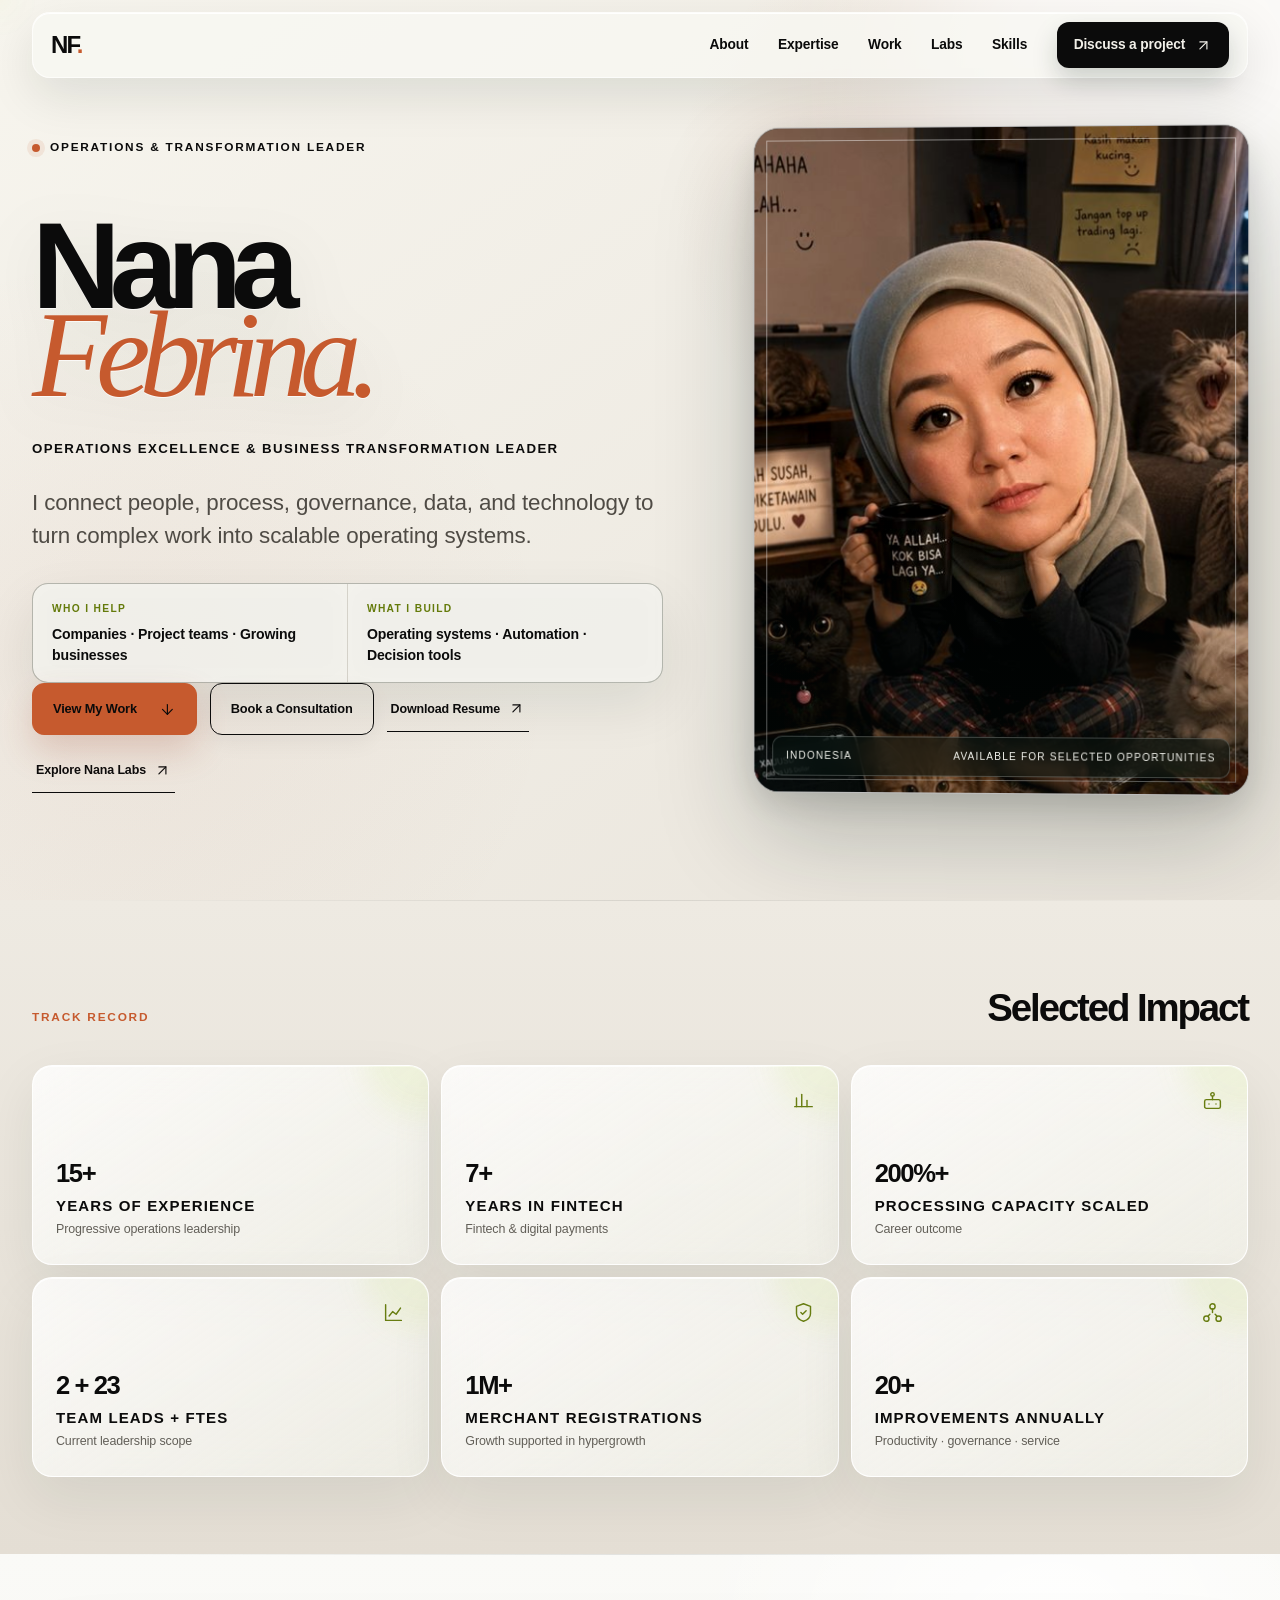
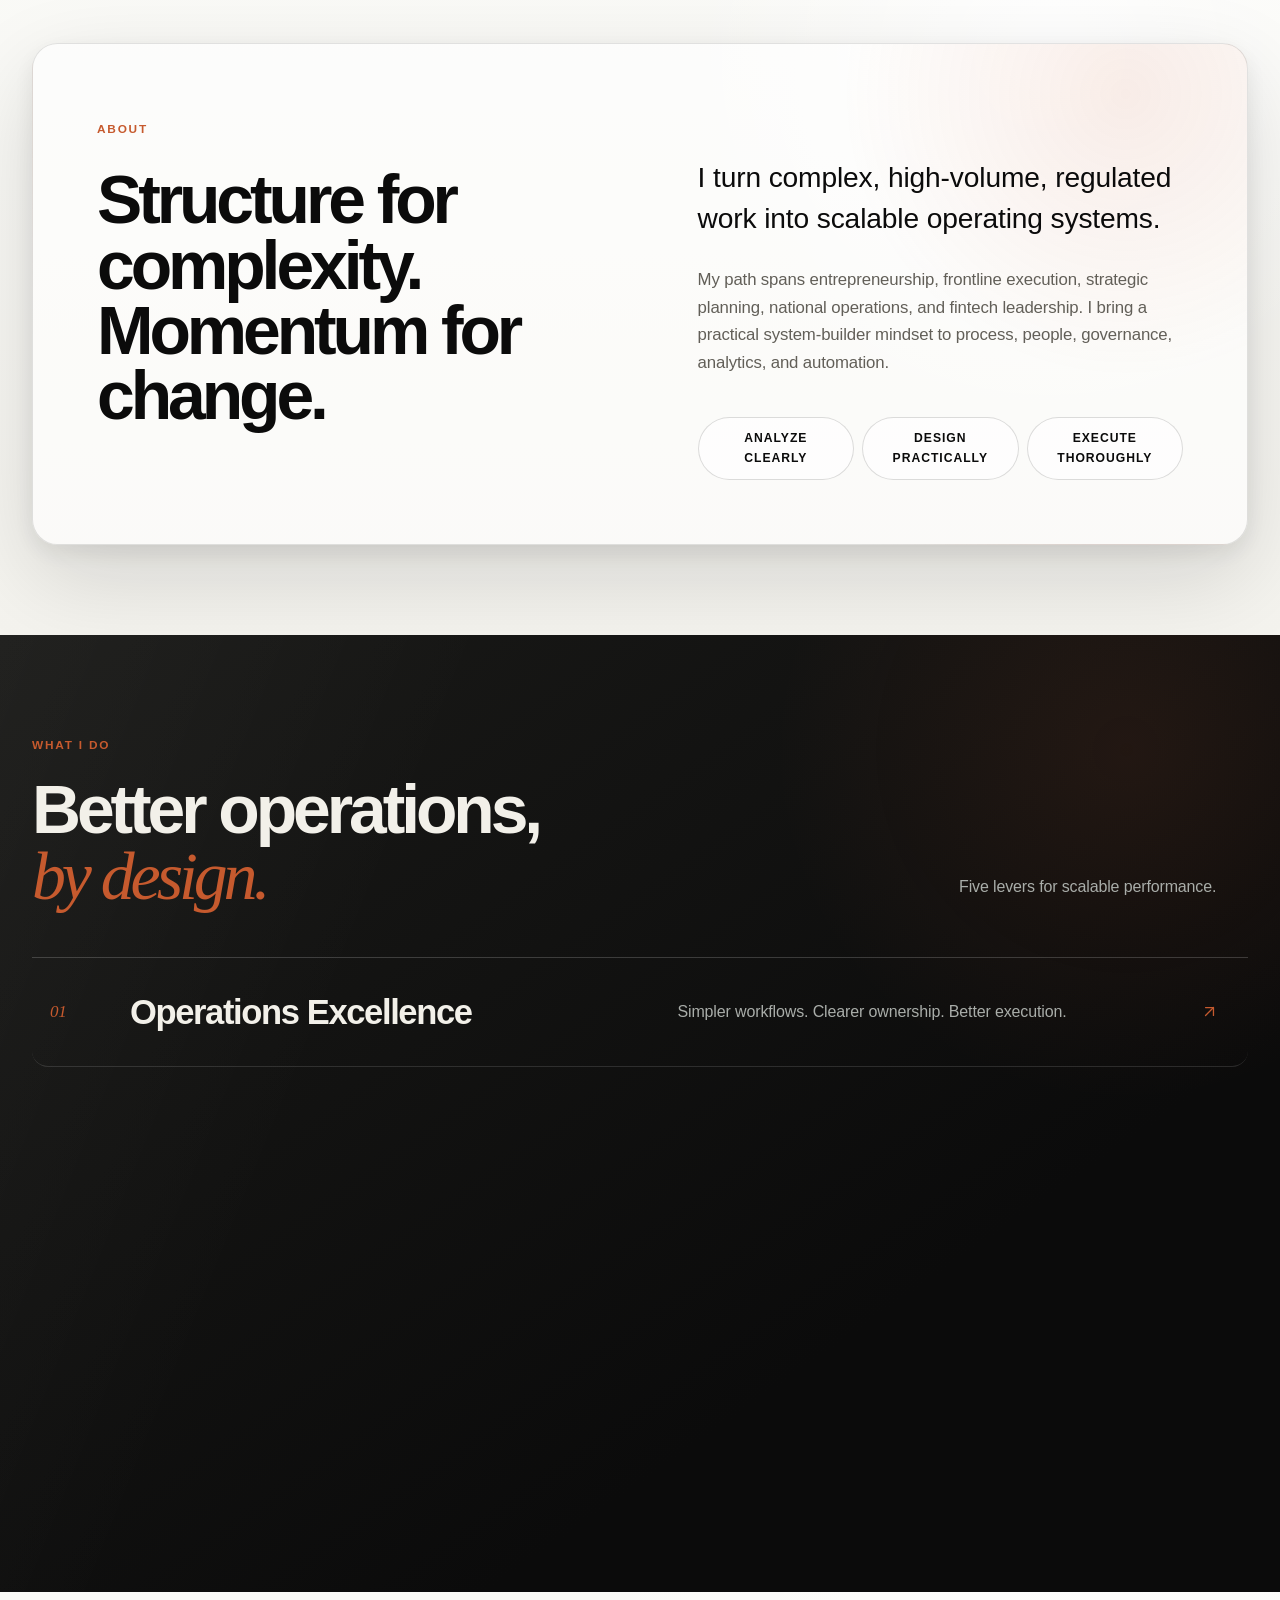
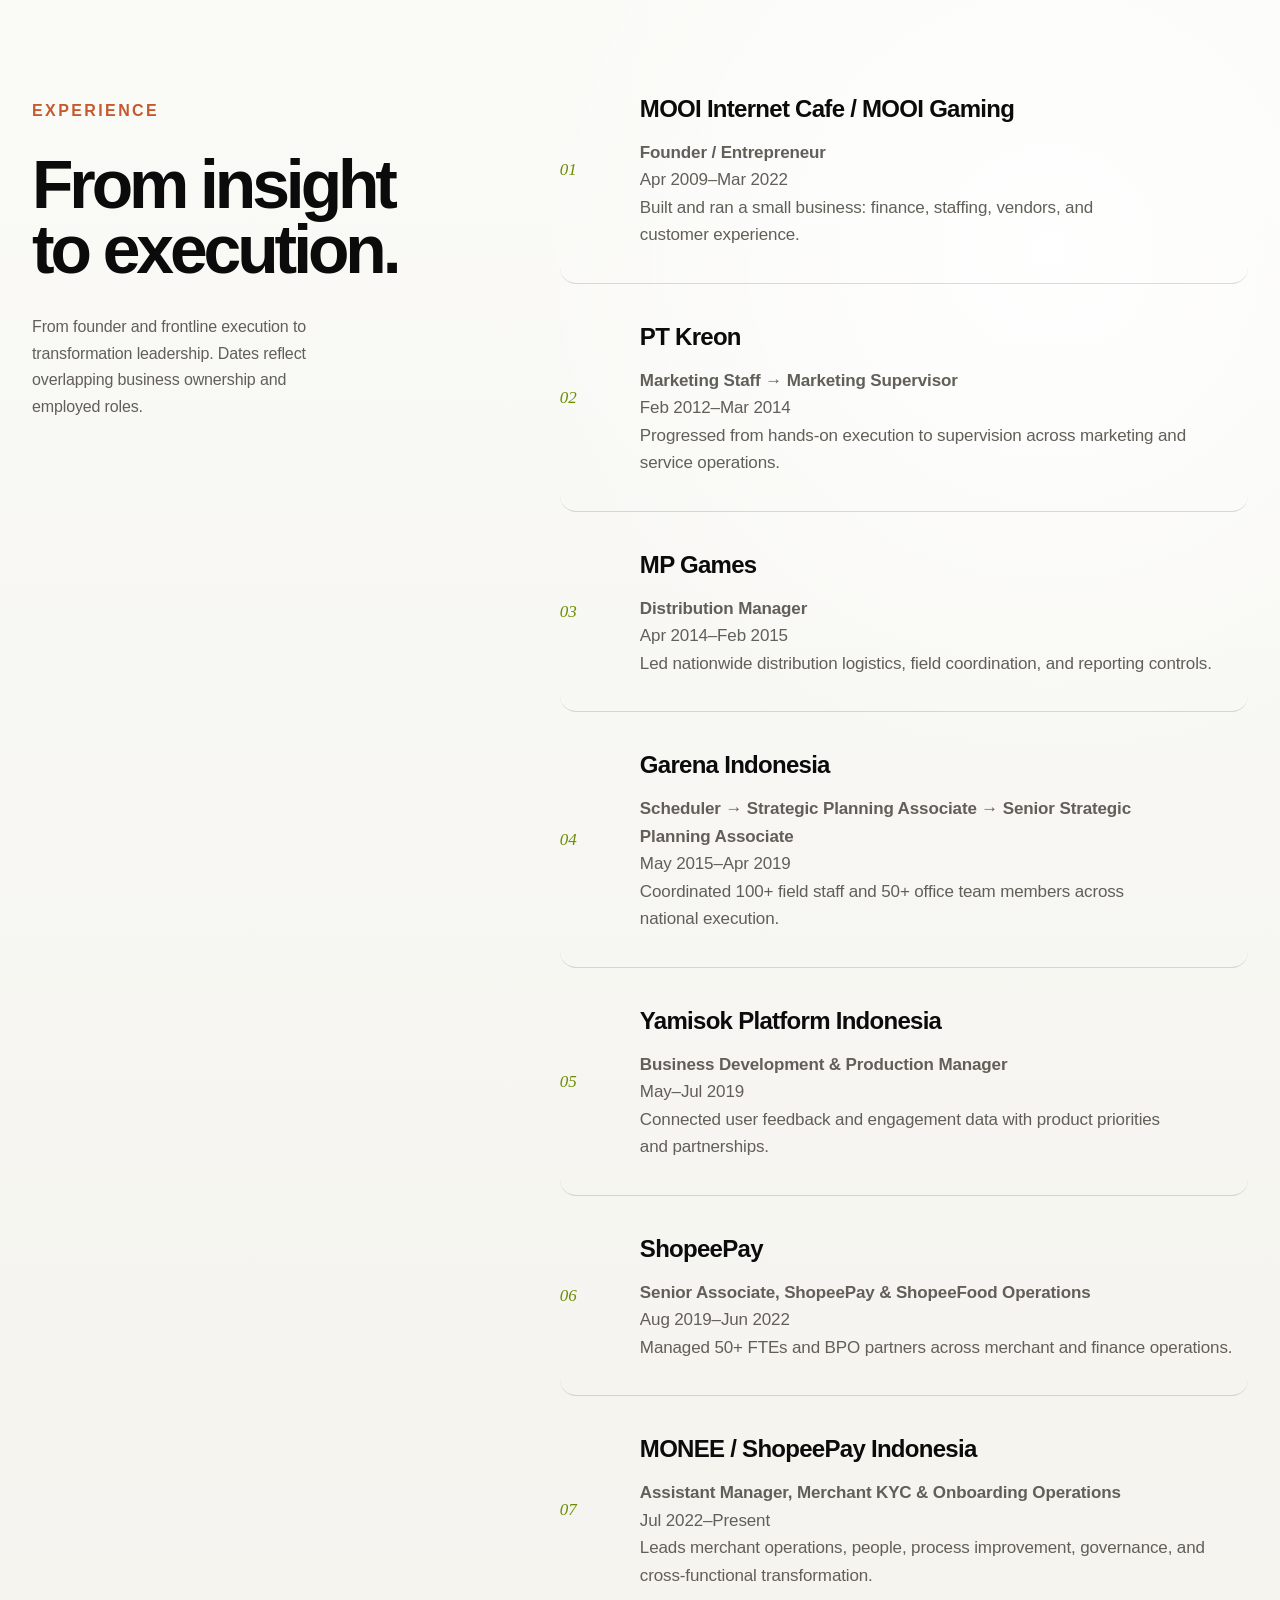
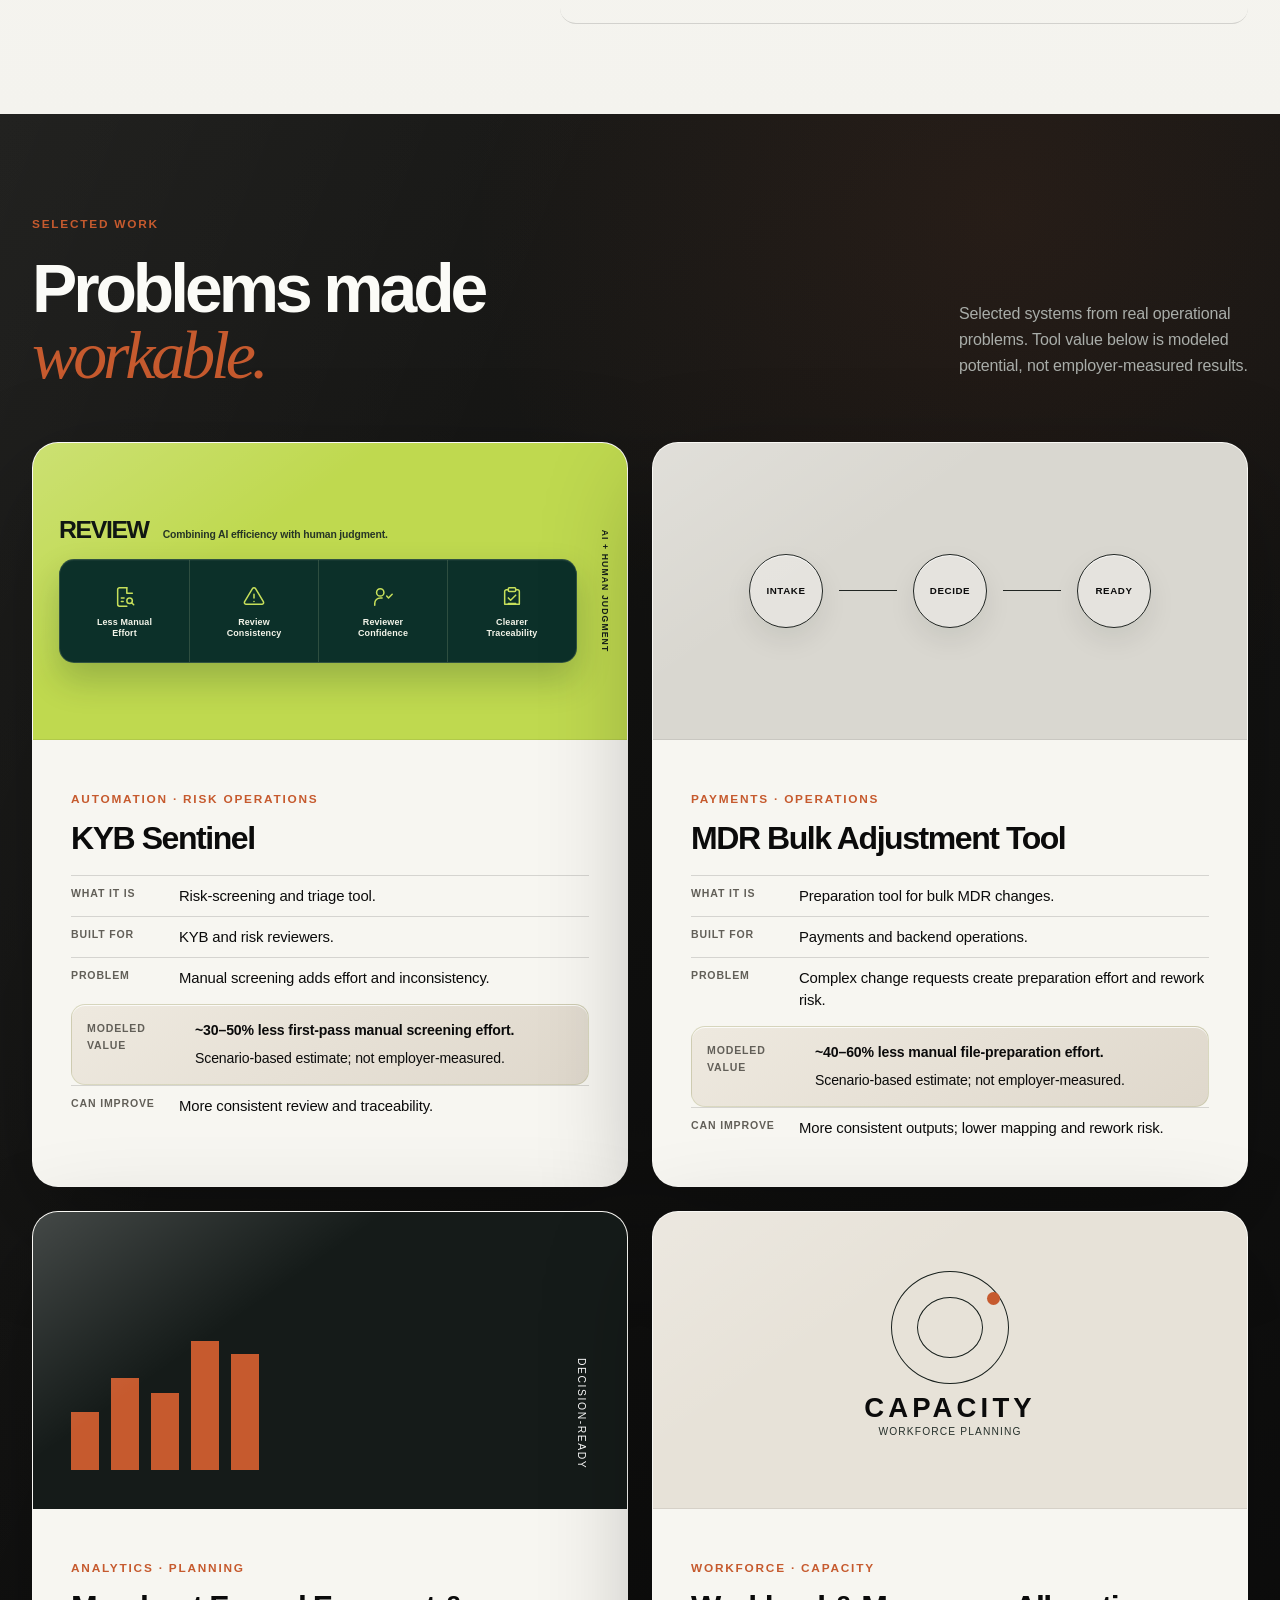
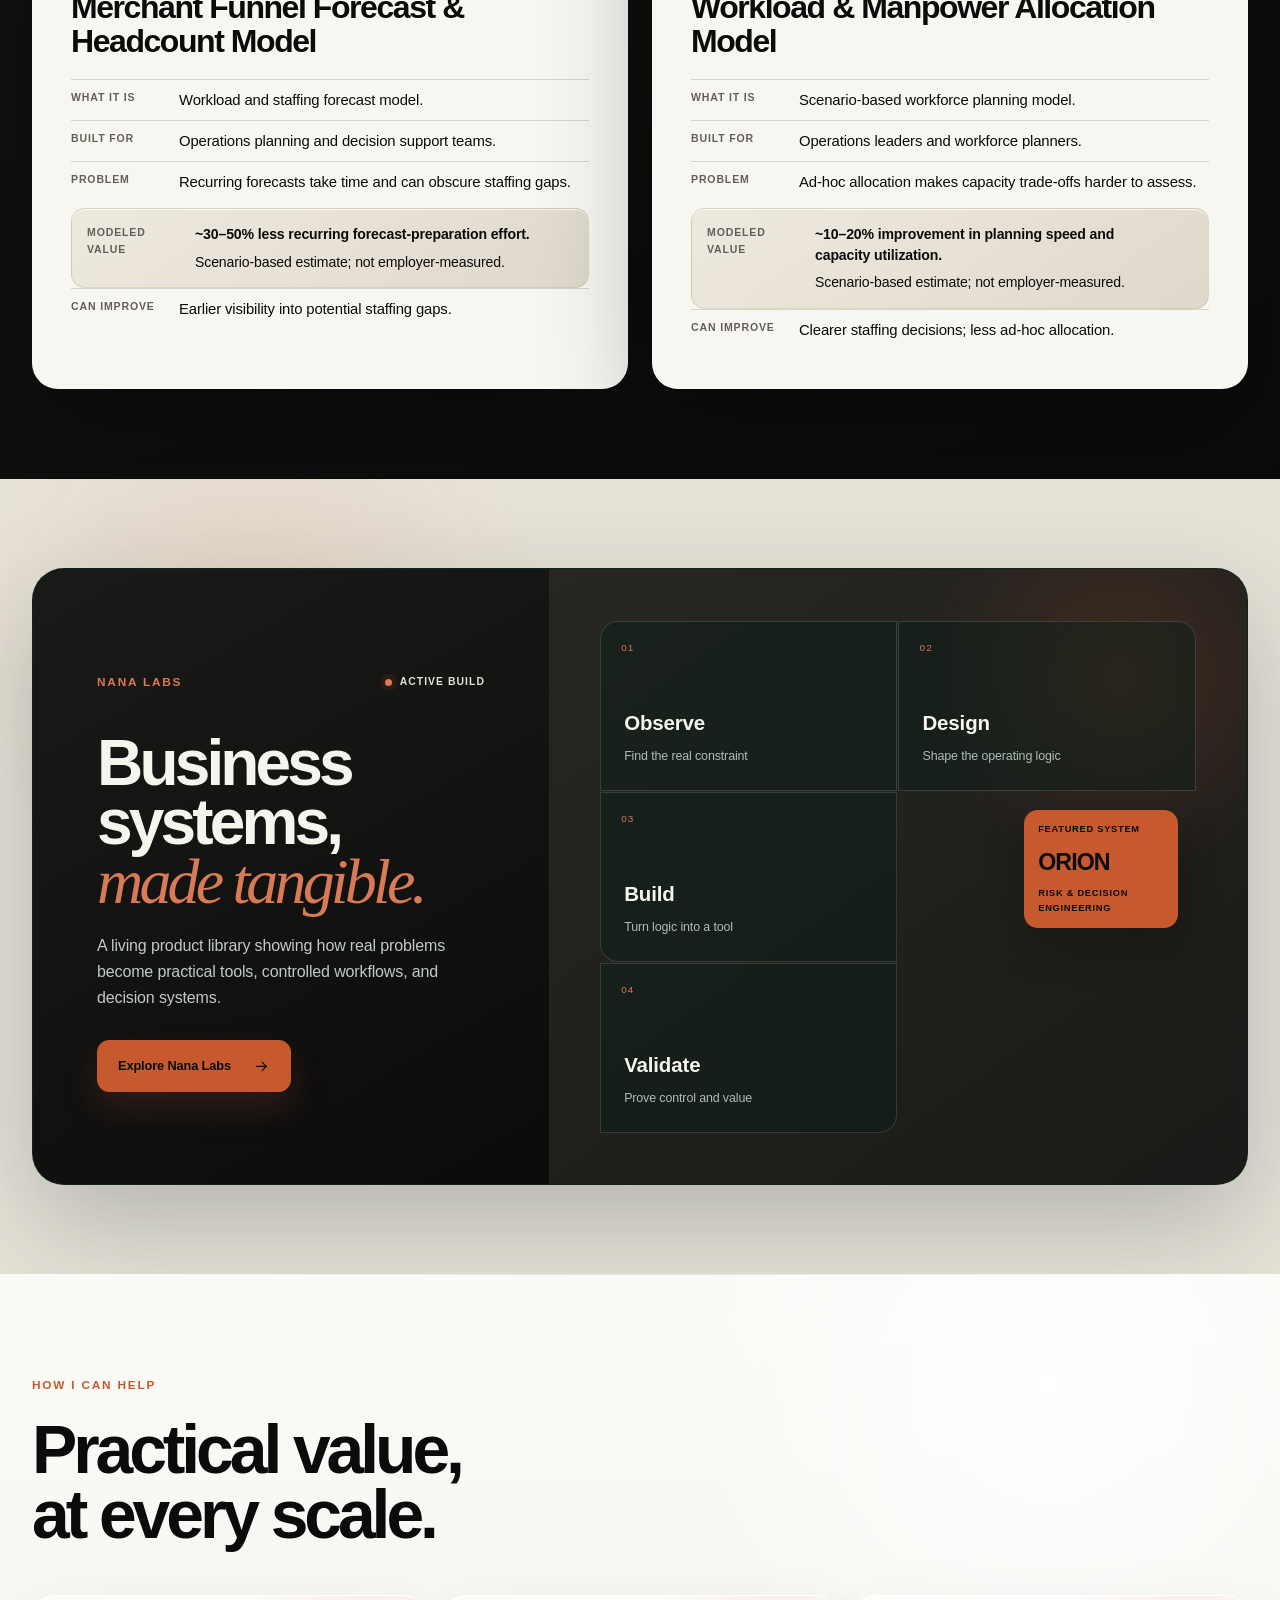
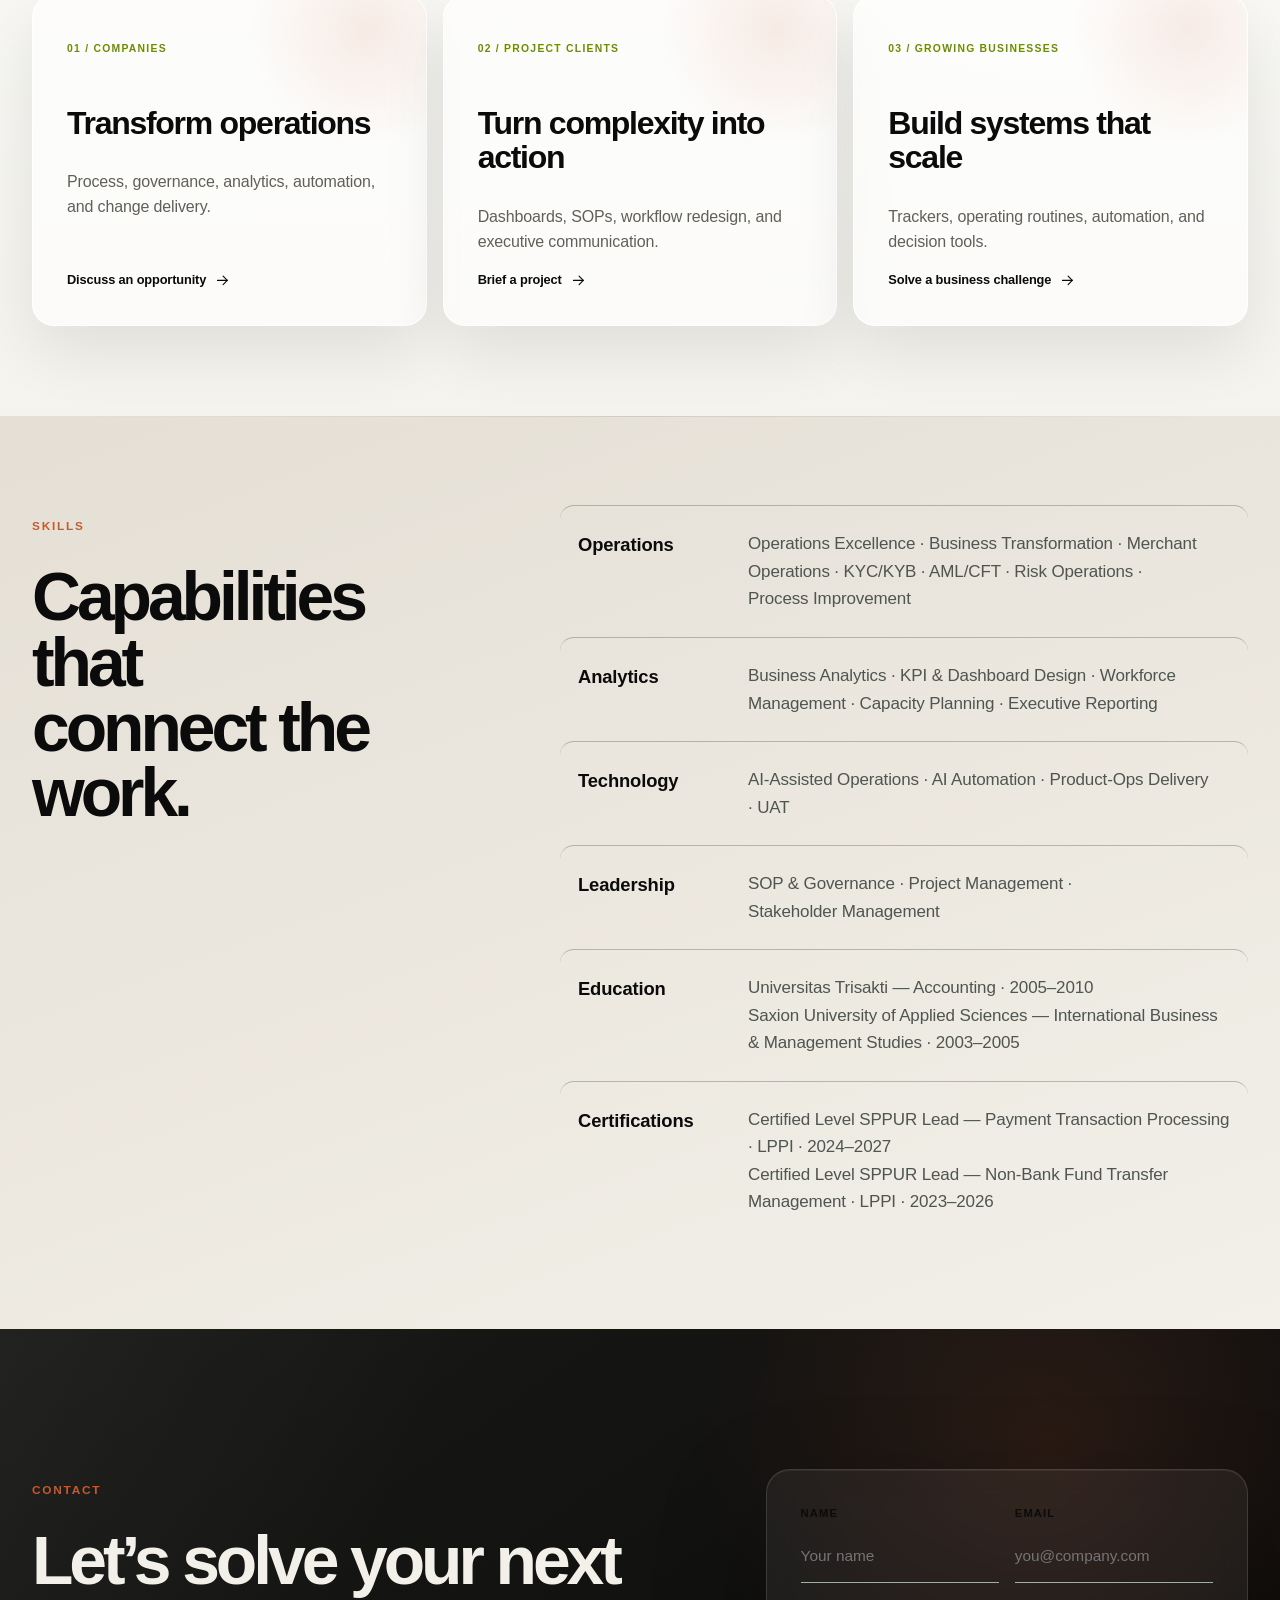
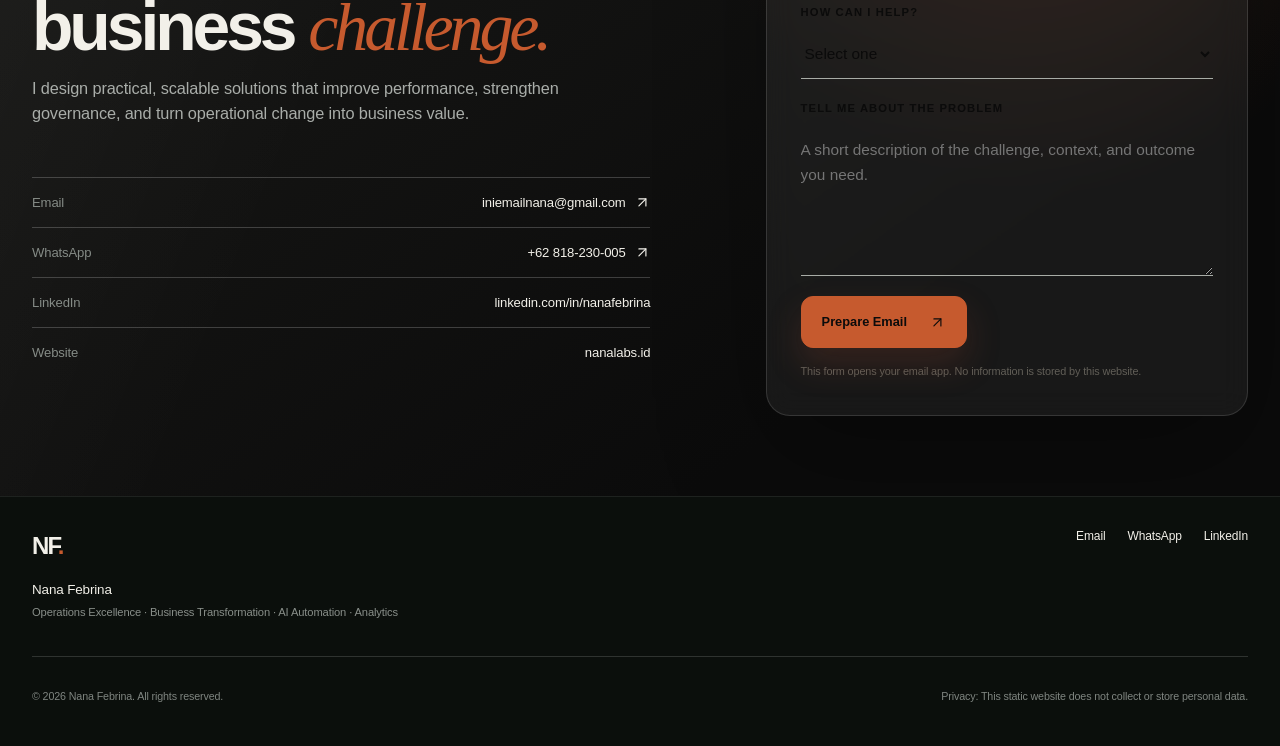
<file: index.html>
<!DOCTYPE html>
<html lang="en">
<head>
  <meta charset="utf-8">
  <meta name="viewport" content="width=device-width, initial-scale=1">
  <title>Nana Febrina — Operations Excellence &amp; Business Transformation Leader</title>
  <meta name="description" content="Operations and transformation leader with 15+ years of experience, including 7+ in fintech and digital payments. Process, governance, analytics, and AI automation.">
  <meta name="theme-color" content="#0B0B0B">
  <link rel="canonical" href="https://nanalabs.id/">
  <link rel="icon" href="assets/favicon.svg" type="image/svg+xml">
  <link rel="preload" as="image" href="assets/nana-hero-portrait-20260802-800.jpg" imagesrcset="assets/nana-hero-portrait-20260802-512.jpg 512w, assets/nana-hero-portrait-20260802-800.jpg 800w" imagesizes="(max-width: 700px) calc(100vw - 28px), (max-width: 900px) min(calc(100vw - 40px), 640px), 44vw" type="image/jpeg">
  <meta property="og:type" content="website">
  <meta property="og:title" content="Nana Febrina — Operations Excellence &amp; Business Transformation Leader">
  <meta property="og:description" content="15+ years connecting people, process, governance, data, and technology to build scalable operations.">
  <meta property="og:url" content="https://nanalabs.id/">
  <meta property="og:site_name" content="Nana Febrina">
  <meta property="og:image" content="https://nanalabs.id/assets/nana-hero-portrait-20260802-800.jpg">
  <meta property="og:image:alt" content="Portrait of Nana Febrina">
  <meta name="twitter:card" content="summary_large_image">
  <meta name="twitter:title" content="Nana Febrina — Operations Excellence &amp; Business Transformation Leader">
  <meta name="twitter:description" content="15+ years connecting people, process, governance, data, and technology to build scalable operations.">
  <meta name="twitter:image" content="https://nanalabs.id/assets/nana-hero-portrait-20260802-800.jpg">
  <meta name="twitter:image:alt" content="Portrait of Nana Febrina">
  <link rel="stylesheet" href="styles.css">
  <link rel="stylesheet" href="polish.css">
  <link rel="stylesheet" href="enhancements.css">
  <link rel="stylesheet" href="brand-system.css">
  <script type="application/ld+json">
  {
    "@context": "https://schema.org",
    "@type": "Person",
    "name": "Nana Febrina",
    "url": "https://nanalabs.id/",
    "image": "https://nanalabs.id/assets/nana-hero-portrait-20260802-800.jpg",
    "jobTitle": "Operations Excellence & Business Transformation Leader",
    "email": "mailto:iniemailnana@gmail.com",
    "knowsAbout": [
      "Operations Excellence",
      "Business Transformation",
      "Merchant Operations",
      "KYC/KYB",
      "AML/CFT",
      "Risk Operations",
      "Digital Payments",
      "Process Improvement",
      "Workforce Management",
      "Capacity Planning",
      "Business Analytics",
      "KPI & Dashboard Design",
      "AI Automation",
      "SOP & Governance",
      "Product-Ops Delivery",
      "UAT",
      "Project Management",
      "Stakeholder Management",
      "Executive Reporting"
    ],
    "telephone": "+62 818-230-005",
    "sameAs": [
      "https://www.linkedin.com/in/nanafebrina"
    ]
  }
  </script>
</head>
<body>
  <a class="skip-link" href="#main">Skip to content</a>
  <header class="site-header" data-header>
    <div class="container nav-wrap">
      <a class="brand" href="#top" aria-label="NF. Nana Febrina, home">NF<span>.</span></a>
      <button class="menu-toggle" type="button" aria-expanded="false" aria-controls="site-nav" data-menu-toggle>
        <span class="sr-only">Open navigation</span><span></span><span></span>
      </button>
      <nav id="site-nav" class="site-nav" aria-label="Primary navigation" data-nav>
        <a href="#about">About</a><a href="#services">Expertise</a><a href="#work">Work</a><a href="labs.html">Labs</a><a href="#skills">Skills</a>
        <a class="nav-cta" href="#contact">Discuss a project <svg class="icon" aria-hidden="true" viewBox="0 0 24 24"><path d="M7 17 17 7"/><path d="M7 7h10v10"/></svg></a>
      </nav>
    </div>
  </header>

  <main id="main">
    <section class="hero" id="top">
      <div class="container hero-grid">
        <div class="hero-copy reveal">
          <p class="eyebrow"><span></span> Operations &amp; transformation leader</p>
          <h1>Nana<br><em>Febrina.</em></h1>
          <p class="headline">Operations Excellence &amp; Business Transformation Leader</p>
          <p class="hero-statement">I connect people, process, governance, data, and technology to turn complex work into scalable operating systems.</p>
          <div class="hero-scope" role="group" aria-label="Who Nana helps and what she builds">
            <div><span>Who I help</span><strong>Companies · Project teams · Growing businesses</strong></div>
            <div><span>What I build</span><strong>Operating systems · Automation · Decision tools</strong></div>
          </div>
          <div class="button-row">
            <a class="button button-primary" href="#work">View My Work <svg class="icon" aria-hidden="true" viewBox="0 0 24 24"><path d="M12 5v14"/><path d="m19 12-7 7-7-7"/></svg></a>
            <a class="button button-secondary" href="#contact">Book a Consultation</a>
            <a class="text-link" href="assets/Nana_Febrina_Resume.pdf" download>Download Resume <svg class="icon" aria-hidden="true" viewBox="0 0 24 24"><path d="M7 17 17 7"/><path d="M7 7h10v10"/></svg></a>
            <a class="text-link" href="labs.html">Explore Nana Labs <svg class="icon" aria-hidden="true" viewBox="0 0 24 24"><path d="M7 17 17 7"/><path d="M7 7h10v10"/></svg></a>
          </div>
        </div>
        <figure class="hero-portrait reveal">
          <img src="assets/nana-hero-portrait-20260802-800.jpg" srcset="assets/nana-hero-portrait-20260802-512.jpg 512w, assets/nana-hero-portrait-20260802-800.jpg 800w" sizes="(max-width: 700px) calc(100vw - 28px), (max-width: 900px) min(calc(100vw - 40px), 640px), 44vw" alt="Portrait of Nana Febrina in a warm home workspace" width="800" height="1200" fetchpriority="high">
          <figcaption><span>Indonesia</span><span>Available for selected opportunities</span></figcaption>
        </figure>
      </div>
      <div class="hero-index" aria-hidden="true">01</div>
    </section>

    <section class="impact-strip" aria-labelledby="impact-title">
      <div class="container">
        <div class="impact-intro reveal"><p class="section-kicker">Track record</p><h2 id="impact-title">Selected Impact</h2></div>
        <div class="impact-grid">
          <article class="impact-card reveal"><strong>15+</strong><span>Years of experience</span><small>Progressive operations leadership</small></article>
          <article class="impact-card reveal"><svg class="impact-icon" aria-hidden="true" viewBox="0 0 24 24"><path d="M4 19V9"/><path d="M10 19V5"/><path d="M16 19v-7"/><path d="M22 19H2"/></svg><strong>7+</strong><span>Years in fintech</span><small>Fintech &amp; digital payments</small></article>
          <article class="impact-card reveal"><svg class="impact-icon" aria-hidden="true" viewBox="0 0 24 24"><rect width="18" height="10" x="3" y="11" rx="2"/><circle cx="12" cy="5" r="2"/><path d="M12 7v4M8 16h.01M16 16h.01"/></svg><strong>200%+</strong><span>Processing capacity scaled</span><small>Career outcome</small></article>
          <article class="impact-card reveal"><svg class="impact-icon" aria-hidden="true" viewBox="0 0 24 24"><path d="M3 3v18h18"/><path d="m7 16 4-5 4 3 5-7"/></svg><strong>2 + 23</strong><span>Team leads + FTEs</span><small>Current leadership scope</small></article>
          <article class="impact-card reveal"><svg class="impact-icon" aria-hidden="true" viewBox="0 0 24 24"><path d="M20 13c0 5-3.5 7.5-8 9-4.5-1.5-8-4-8-9V5l8-3 8 3Z"/><path d="m9 12 2 2 4-4"/></svg><strong>1M+</strong><span>Merchant registrations</span><small>Growth supported in hypergrowth</small></article>
          <article class="impact-card reveal"><svg class="impact-icon" aria-hidden="true" viewBox="0 0 24 24"><circle cx="12" cy="5" r="3"/><circle cx="5" cy="19" r="3"/><circle cx="19" cy="19" r="3"/><path d="M12 8v4M9 14l-2 2M15 14l2 2"/></svg><strong>20+</strong><span>Improvements annually</span><small>Productivity · governance · service</small></article>
        </div>
      </div>
    </section>

    <section class="section section-light" id="about">
      <div class="container about-grid reveal">
        <div><p class="section-kicker">About</p><h2>Structure for complexity.<br>Momentum for change.</h2></div>
        <div class="about-copy">
          <p class="lead">I turn complex, high-volume, regulated work into scalable operating systems.</p>
          <p>My path spans entrepreneurship, frontline execution, strategic planning, national operations, and fintech leadership. I bring a practical system-builder mindset to process, people, governance, analytics, and automation.</p>
          <div class="principles"><span>Analyze clearly</span><span>Design practically</span><span>Execute thoroughly</span></div>
        </div>
      </div>
    </section>

    <section class="section section-ink" id="services">
      <div class="container">
        <div class="section-heading reveal"><div><p class="section-kicker">What I do</p><h2>Better operations,<br><em>by design.</em></h2></div><p>Five levers for scalable performance.</p></div>
        <div class="service-list">
          <article class="service-row reveal"><span class="service-no">01</span><h3>Operations Excellence</h3><p>Simpler workflows. Clearer ownership. Better execution.</p><svg class="arrow icon" aria-hidden="true" viewBox="0 0 24 24"><path d="M7 17 17 7"/><path d="M7 7h10v10"/></svg></article>
          <article class="service-row reveal"><span class="service-no">02</span><h3>Business Transformation</h3><p>Move from fragmented activity to scalable operating systems.</p><svg class="arrow icon" aria-hidden="true" viewBox="0 0 24 24"><path d="M7 17 17 7"/><path d="M7 7h10v10"/></svg></article>
          <article class="service-row reveal"><span class="service-no">03</span><h3>AI &amp; Workflow Automation</h3><p>Remove repetitive work without losing judgment or control.</p><svg class="arrow icon" aria-hidden="true" viewBox="0 0 24 24"><path d="M7 17 17 7"/><path d="M7 7h10v10"/></svg></article>
          <article class="service-row reveal"><span class="service-no">04</span><h3>Business Analytics</h3><p>Turn operational data into decisions, priorities, and action.</p><svg class="arrow icon" aria-hidden="true" viewBox="0 0 24 24"><path d="M7 17 17 7"/><path d="M7 7h10v10"/></svg></article>
          <article class="service-row reveal"><span class="service-no">05</span><h3>SOP &amp; Governance</h3><p>Build standards and controls that make change sustainable.</p><svg class="arrow icon" aria-hidden="true" viewBox="0 0 24 24"><path d="M7 17 17 7"/><path d="M7 7h10v10"/></svg></article>
        </div>
      </div>
    </section>

    <section class="section section-light" id="experience">
      <div class="container experience-grid reveal">
        <div class="sticky-copy"><p class="section-kicker">Experience</p><h2>From insight<br>to execution.</h2><p>From founder and frontline execution to transformation leadership. Dates reflect overlapping business ownership and employed roles.</p></div>
        <div class="experience-flow">
          <article><span>01</span><div><h3>MOOI Internet Cafe / MOOI Gaming</h3><p><strong>Founder / Entrepreneur</strong><br>Apr 2009–Mar 2022<br>Built and ran a small business: finance, staffing, vendors, and customer experience.</p></div></article>
          <article><span>02</span><div><h3>PT Kreon</h3><p><strong>Marketing Staff → Marketing Supervisor</strong><br>Feb 2012–Mar 2014<br>Progressed from hands-on execution to supervision across marketing and service operations.</p></div></article>
          <article><span>03</span><div><h3>MP Games</h3><p><strong>Distribution Manager</strong><br>Apr 2014–Feb 2015<br>Led nationwide distribution logistics, field coordination, and reporting controls.</p></div></article>
          <article><span>04</span><div><h3>Garena Indonesia</h3><p><strong>Scheduler → Strategic Planning Associate → Senior Strategic Planning Associate</strong><br>May 2015–Apr 2019<br>Coordinated 100+ field staff and 50+ office team members across national execution.</p></div></article>
          <article><span>05</span><div><h3>Yamisok Platform Indonesia</h3><p><strong>Business Development &amp; Production Manager</strong><br>May–Jul 2019<br>Connected user feedback and engagement data with product priorities and partnerships.</p></div></article>
          <article><span>06</span><div><h3>ShopeePay</h3><p><strong>Senior Associate, ShopeePay &amp; ShopeeFood Operations</strong><br>Aug 2019–Jun 2022<br>Managed 50+ FTEs and BPO partners across merchant and finance operations.</p></div></article>
          <article><span>07</span><div><h3>MONEE / ShopeePay Indonesia</h3><p><strong>Assistant Manager, Merchant KYC &amp; Onboarding Operations</strong><br>Jul 2022–Present<br>Leads merchant operations, people, process improvement, governance, and cross-functional transformation.</p></div></article>
        </div>
      </div>
    </section>

    <section class="section work-section" id="work">
      <div class="container">
        <div class="section-heading reveal"><div><p class="section-kicker">Selected work</p><h2>Problems made<br><em>workable.</em></h2></div><p>Selected systems from real operational problems. Tool value below is modeled potential, not employer-measured results.</p></div>
        <div class="project-grid">
          <article class="project-card project-featured reveal">
            <div class="project-visual visual-ai">
              <div class="ai-visual-head"><span>REVIEW</span><p>Combining AI efficiency with human judgment.</p></div>
              <div class="ai-process" role="img" aria-label="KYB Sentinel value: less manual effort, more consistency, reviewer confidence, and traceability">
                <div class="ai-step"><svg class="ai-step-icon" aria-hidden="true" viewBox="0 0 24 24"><path d="M14 2H6a2 2 0 0 0-2 2v16a2 2 0 0 0 2 2h8"/><path d="M14 2v6h6M8 13h3M8 17h2"/><circle cx="17" cy="16" r="3"/><path d="m19.2 18.2 2.3 2.3"/></svg><span>Less Manual<br>Effort</span></div>
                <div class="ai-step"><svg class="ai-step-icon" aria-hidden="true" viewBox="0 0 24 24"><path d="M10.3 2.9 1.8 17a2 2 0 0 0 1.7 3h17a2 2 0 0 0 1.7-3L13.7 2.9a2 2 0 0 0-3.4 0Z"/><path d="M12 9v4M12 17h.01"/></svg><span>Review<br>Consistency</span></div>
                <div class="ai-step"><svg class="ai-step-icon" aria-hidden="true" viewBox="0 0 24 24"><circle cx="9" cy="7" r="4"/><path d="M3 21v-2a6 6 0 0 1 6-6h2M16 11l2 2 4-4"/></svg><span>Reviewer<br>Confidence</span></div>
                <div class="ai-step"><svg class="ai-step-icon" aria-hidden="true" viewBox="0 0 24 24"><path d="M16 4h2a2 2 0 0 1 2 2v14H4V6a2 2 0 0 1 2-2h2"/><rect x="8" y="2" width="8" height="4" rx="1"/><path d="m8 13 2.5 2.5L16 10M8 19h8"/></svg><span>Clearer<br>Traceability</span></div>
              </div>
              <b>AI + HUMAN JUDGMENT</b>
            </div>
            <div class="project-body"><p class="project-tag">Automation · Risk operations</p><h3>KYB Sentinel</h3><dl><div><dt>What it is</dt><dd>Risk-screening and triage tool.</dd></div><div><dt>Built for</dt><dd>KYB and risk reviewers.</dd></div><div><dt>Problem</dt><dd>Manual screening adds effort and inconsistency.</dd></div><div class="impact-row"><dt>Modeled value</dt><dd class="impact-model"><p><b>~30–50% less first-pass manual screening effort.</b></p><p>Scenario-based estimate; not employer-measured.</p></dd></div><div><dt>Can improve</dt><dd>More consistent review and traceability.</dd></div></dl></div>
          </article>
          <article class="project-card reveal">
            <div class="project-visual visual-flow"><span>Intake</span><i></i><span>Decide</span><i></i><span>Ready</span></div>
            <div class="project-body"><p class="project-tag">Payments · Operations</p><h3>MDR Bulk Adjustment Tool</h3><dl><div><dt>What it is</dt><dd>Preparation tool for bulk MDR changes.</dd></div><div><dt>Built for</dt><dd>Payments and backend operations.</dd></div><div><dt>Problem</dt><dd>Complex change requests create preparation effort and rework risk.</dd></div><div class="impact-row"><dt>Modeled value</dt><dd class="impact-model"><p><b>~40–60% less manual file-preparation effort.</b></p><p>Scenario-based estimate; not employer-measured.</p></dd></div><div><dt>Can improve</dt><dd>More consistent outputs; lower mapping and rework risk.</dd></div></dl></div>
          </article>
          <article class="project-card reveal">
            <div class="project-visual visual-data"><div><i style="--h:34%"></i><i style="--h:54%"></i><i style="--h:45%"></i><i style="--h:76%"></i><i style="--h:68%"></i></div><span>DECISION-READY</span></div>
            <div class="project-body"><p class="project-tag">Analytics · Planning</p><h3>Merchant Funnel Forecast &amp; Headcount Model</h3><dl><div><dt>What it is</dt><dd>Workload and staffing forecast model.</dd></div><div><dt>Built for</dt><dd>Operations planning and decision support teams.</dd></div><div><dt>Problem</dt><dd>Recurring forecasts take time and can obscure staffing gaps.</dd></div><div class="impact-row"><dt>Modeled value</dt><dd class="impact-model"><p><b>~30–50% less recurring forecast-preparation effort.</b></p><p>Scenario-based estimate; not employer-measured.</p></dd></div><div><dt>Can improve</dt><dd>Earlier visibility into potential staffing gaps.</dd></div></dl></div>
          </article>
          <article class="project-card reveal">
            <div class="project-visual visual-work"><div class="orbit"><span></span></div><b>CAPACITY</b><small>Workforce planning</small></div>
            <div class="project-body"><p class="project-tag">Workforce · Capacity</p><h3>Workload &amp; Manpower Allocation Model</h3><dl><div><dt>What it is</dt><dd>Scenario-based workforce planning model.</dd></div><div><dt>Built for</dt><dd>Operations leaders and workforce planners.</dd></div><div><dt>Problem</dt><dd>Ad-hoc allocation makes capacity trade-offs harder to assess.</dd></div><div class="impact-row"><dt>Modeled value</dt><dd class="impact-model"><p><b>~10–20% improvement in planning speed and capacity utilization.</b></p><p>Scenario-based estimate; not employer-measured.</p></dd></div><div><dt>Can improve</dt><dd>Clearer staffing decisions; less ad-hoc allocation.</dd></div></dl></div>
          </article>
        </div>
      </div>
    </section>

    <section class="section home-labs" aria-labelledby="home-labs-title">
      <div class="container">
        <article class="home-labs-card reveal">
          <div class="home-labs-copy">
            <div class="home-labs-top"><p class="section-kicker">Nana Labs</p><span class="lab-status"><i></i> Active build</span></div>
            <h2 id="home-labs-title">Business systems,<br><em>made tangible.</em></h2>
            <p>A living product library showing how real problems become practical tools, controlled workflows, and decision systems.</p>
            <a class="button button-primary" href="labs.html">Explore Nana Labs <svg class="icon" aria-hidden="true" viewBox="0 0 24 24"><path d="M5 12h14"/><path d="m13 6 6 6-6 6"/></svg></a>
          </div>
          <div class="home-labs-visual" role="img" aria-label="Nana Labs development flow from problem to validated business value">
            <div class="labs-flow-step"><span>01</span><strong>Observe</strong><small>Find the real constraint</small></div>
            <div class="labs-flow-step"><span>02</span><strong>Design</strong><small>Shape the operating logic</small></div>
            <div class="labs-flow-step"><span>03</span><strong>Build</strong><small>Turn logic into a tool</small></div>
            <div class="labs-flow-step"><span>04</span><strong>Validate</strong><small>Prove control and value</small></div>
            <div class="labs-product-note"><span>Featured system</span><strong>ORION</strong><small>Risk &amp; decision engineering</small></div>
          </div>
        </article>
      </div>
    </section>

    <section class="section section-light" id="help">
      <div class="container"><div class="section-heading reveal"><div><p class="section-kicker">How I can help</p><h2>Practical value,<br>at every scale.</h2></div></div>
        <div class="help-grid">
          <article class="help-card reveal"><p>01 / Companies</p><h3>Transform operations</h3><p>Process, governance, analytics, automation, and change delivery.</p><a href="#contact">Discuss an opportunity <svg class="icon" aria-hidden="true" viewBox="0 0 24 24"><path d="M5 12h14"/><path d="m13 6 6 6-6 6"/></svg></a></article>
          <article class="help-card reveal"><p>02 / Project clients</p><h3>Turn complexity into action</h3><p>Dashboards, SOPs, workflow redesign, and executive communication.</p><a href="#contact">Brief a project <svg class="icon" aria-hidden="true" viewBox="0 0 24 24"><path d="M5 12h14"/><path d="m13 6 6 6-6 6"/></svg></a></article>
          <article class="help-card reveal"><p>03 / Growing businesses</p><h3>Build systems that scale</h3><p>Trackers, operating routines, automation, and decision tools.</p><a href="#contact">Solve a business challenge <svg class="icon" aria-hidden="true" viewBox="0 0 24 24"><path d="M5 12h14"/><path d="m13 6 6 6-6 6"/></svg></a></article>
        </div>
      </div>
    </section>

    <section class="section skills-section" id="skills">
      <div class="container skills-grid reveal">
        <div><p class="section-kicker">Skills</p><h2>Capabilities that<br>connect the work.</h2></div>
        <div class="skill-groups">
          <article><h3>Operations</h3><p>Operations Excellence · Business Transformation · Merchant Operations · KYC/KYB · AML/CFT · Risk Operations · Process Improvement</p></article>
          <article><h3>Analytics</h3><p>Business Analytics · KPI &amp; Dashboard Design · Workforce Management · Capacity Planning · Executive Reporting</p></article>
          <article><h3>Technology</h3><p>AI-Assisted Operations · AI Automation · Product-Ops Delivery · UAT</p></article>
          <article><h3>Leadership</h3><p>SOP &amp; Governance · Project Management · Stakeholder Management</p></article>
          <article><h3>Education</h3><p>Universitas Trisakti — Accounting · 2005–2010<br>Saxion University of Applied Sciences — International Business &amp; Management Studies · 2003–2005</p></article>
          <article><h3>Certifications</h3><p>Certified Level SPPUR Lead — Payment Transaction Processing · LPPI · 2024–2027<br>Certified Level SPPUR Lead — Non-Bank Fund Transfer Management · LPPI · 2023–2026</p></article>
        </div>
      </div>
    </section>

    <section class="contact" id="contact">
      <div class="container contact-grid">
        <div class="contact-copy reveal"><p class="section-kicker">Contact</p><h2>Let’s solve your next<br>business <em>challenge.</em></h2><p>I design practical, scalable solutions that improve performance, strengthen governance, and turn operational change into business value.</p>
          <div class="contact-links">
            <a href="mailto:iniemailnana@gmail.com"><span>Email</span><span class="contact-value">iniemailnana@gmail.com <svg class="icon" aria-hidden="true" viewBox="0 0 24 24"><path d="M7 17 17 7"/><path d="M7 7h10v10"/></svg></span></a>
            <a href="https://wa.me/62818230005" target="_blank" rel="noopener"><span>WhatsApp</span><span class="contact-value">+62 818-230-005 <svg class="icon" aria-hidden="true" viewBox="0 0 24 24"><path d="M7 17 17 7"/><path d="M7 7h10v10"/></svg></span></a>
            <a href="https://www.linkedin.com/in/nanafebrina" target="_blank" rel="noopener"><span>LinkedIn</span><span class="contact-value">linkedin.com/in/nanafebrina</span></a>
            <a href="https://nanalabs.id/"><span>Website</span><span class="contact-value">nanalabs.id</span></a>
          </div>
        </div>
        <form class="contact-form reveal" data-contact-form>
          <div class="field-row"><label>Name<input name="name" type="text" autocomplete="name" required placeholder="Your name"></label><label>Email<input name="email" type="email" autocomplete="email" required placeholder="you@company.com"></label></div>
          <label>How can I help?<select name="interest" required><option value="">Select one</option><option>Job opportunity</option><option>Freelance project</option><option>Consulting or project-based work</option><option>Small business support</option><option>Other</option></select></label>
          <label>Tell me about the problem<textarea name="message" rows="5" required placeholder="A short description of the challenge, context, and outcome you need."></textarea></label>
          <button class="button button-primary" type="submit">Prepare Email <svg class="icon" aria-hidden="true" viewBox="0 0 24 24"><path d="M7 17 17 7"/><path d="M7 7h10v10"/></svg></button>
          <p class="form-note">This form opens your email app. No information is stored by this website.</p>
        </form>
      </div>
    </section>
  </main>

  <footer class="footer"><div class="container footer-top"><div><a class="brand" href="#top">NF<span>.</span></a><p>Nana Febrina<br><small>Operations Excellence · Business Transformation · AI Automation · Analytics</small></p></div><div class="footer-links"><a href="mailto:iniemailnana@gmail.com">Email</a><a href="https://wa.me/62818230005">WhatsApp</a><a href="https://www.linkedin.com/in/nanafebrina" target="_blank" rel="noopener">LinkedIn</a></div></div><div class="container footer-bottom"><p>© <span data-year></span> Nana Febrina. All rights reserved.</p><p>Privacy: This static website does not collect or store personal data.</p></div></footer>
  <script src="script.js" defer></script>
</body>
</html>
</file>
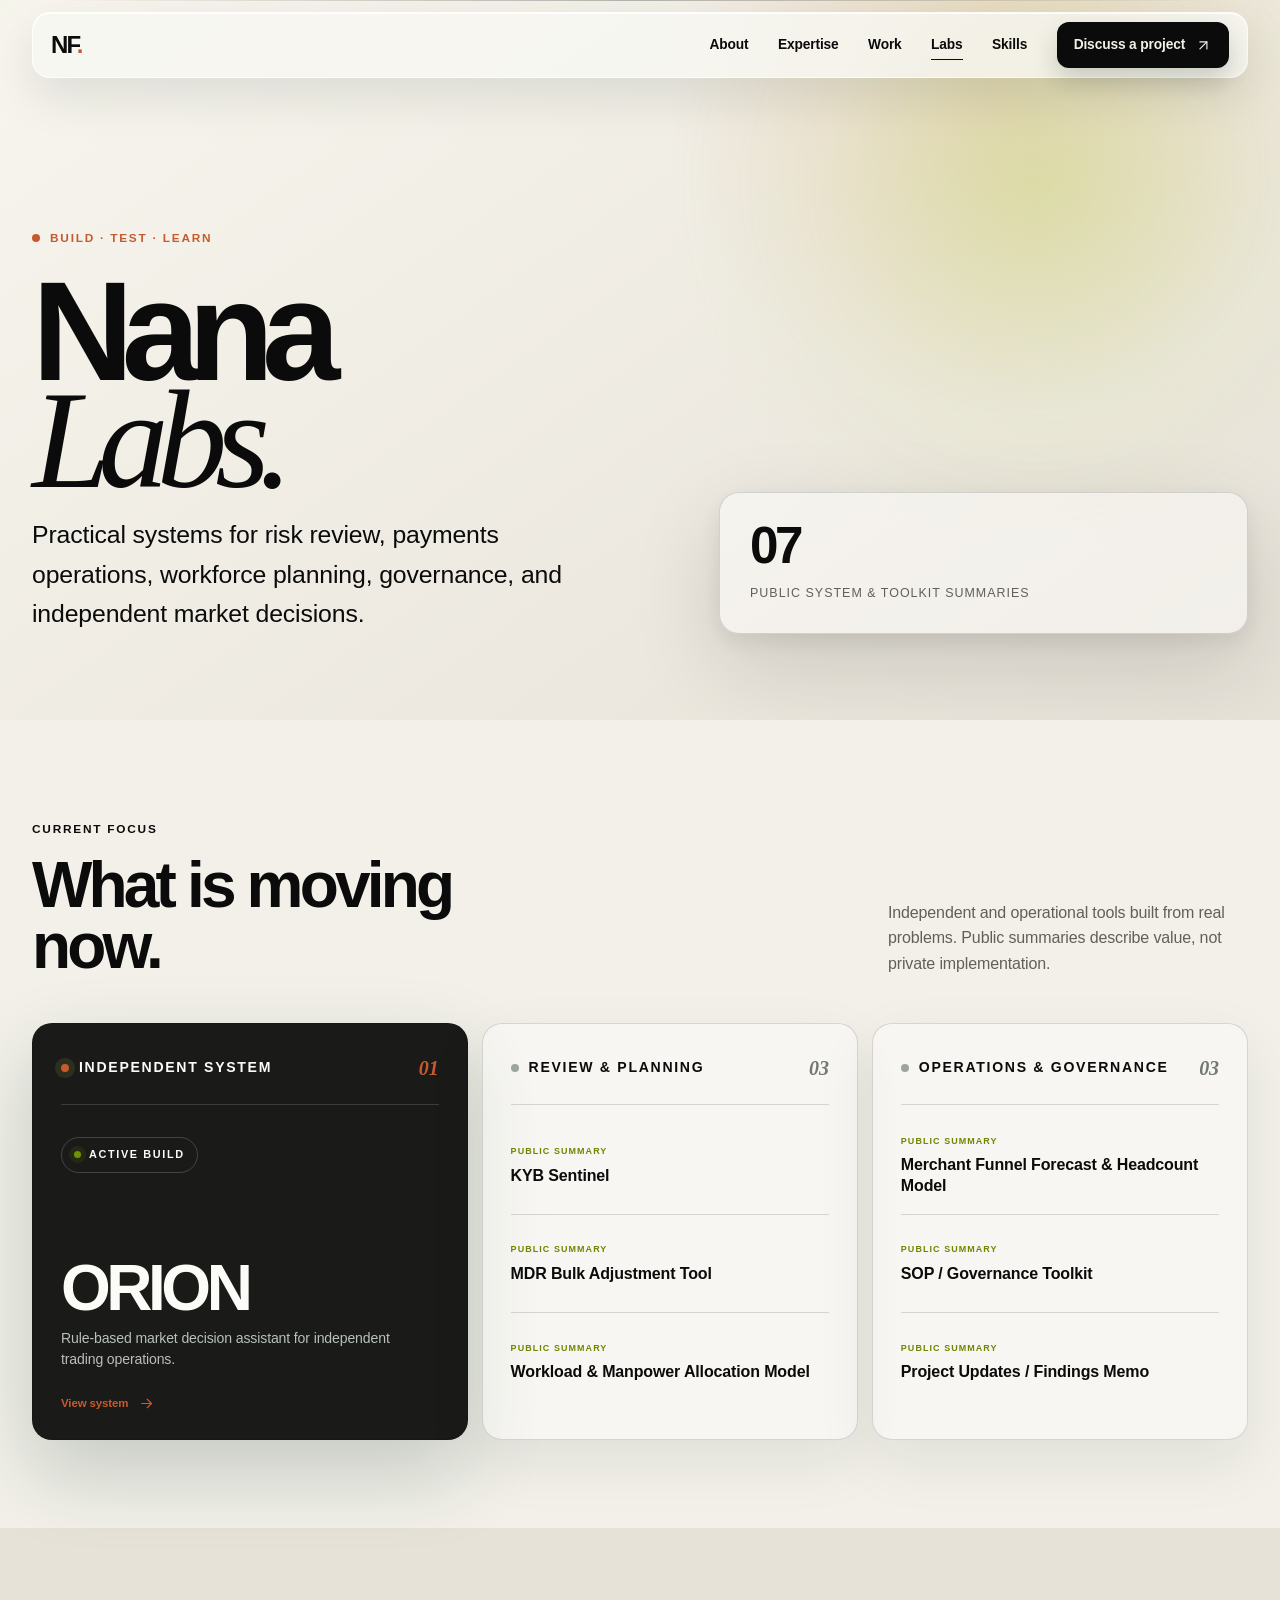
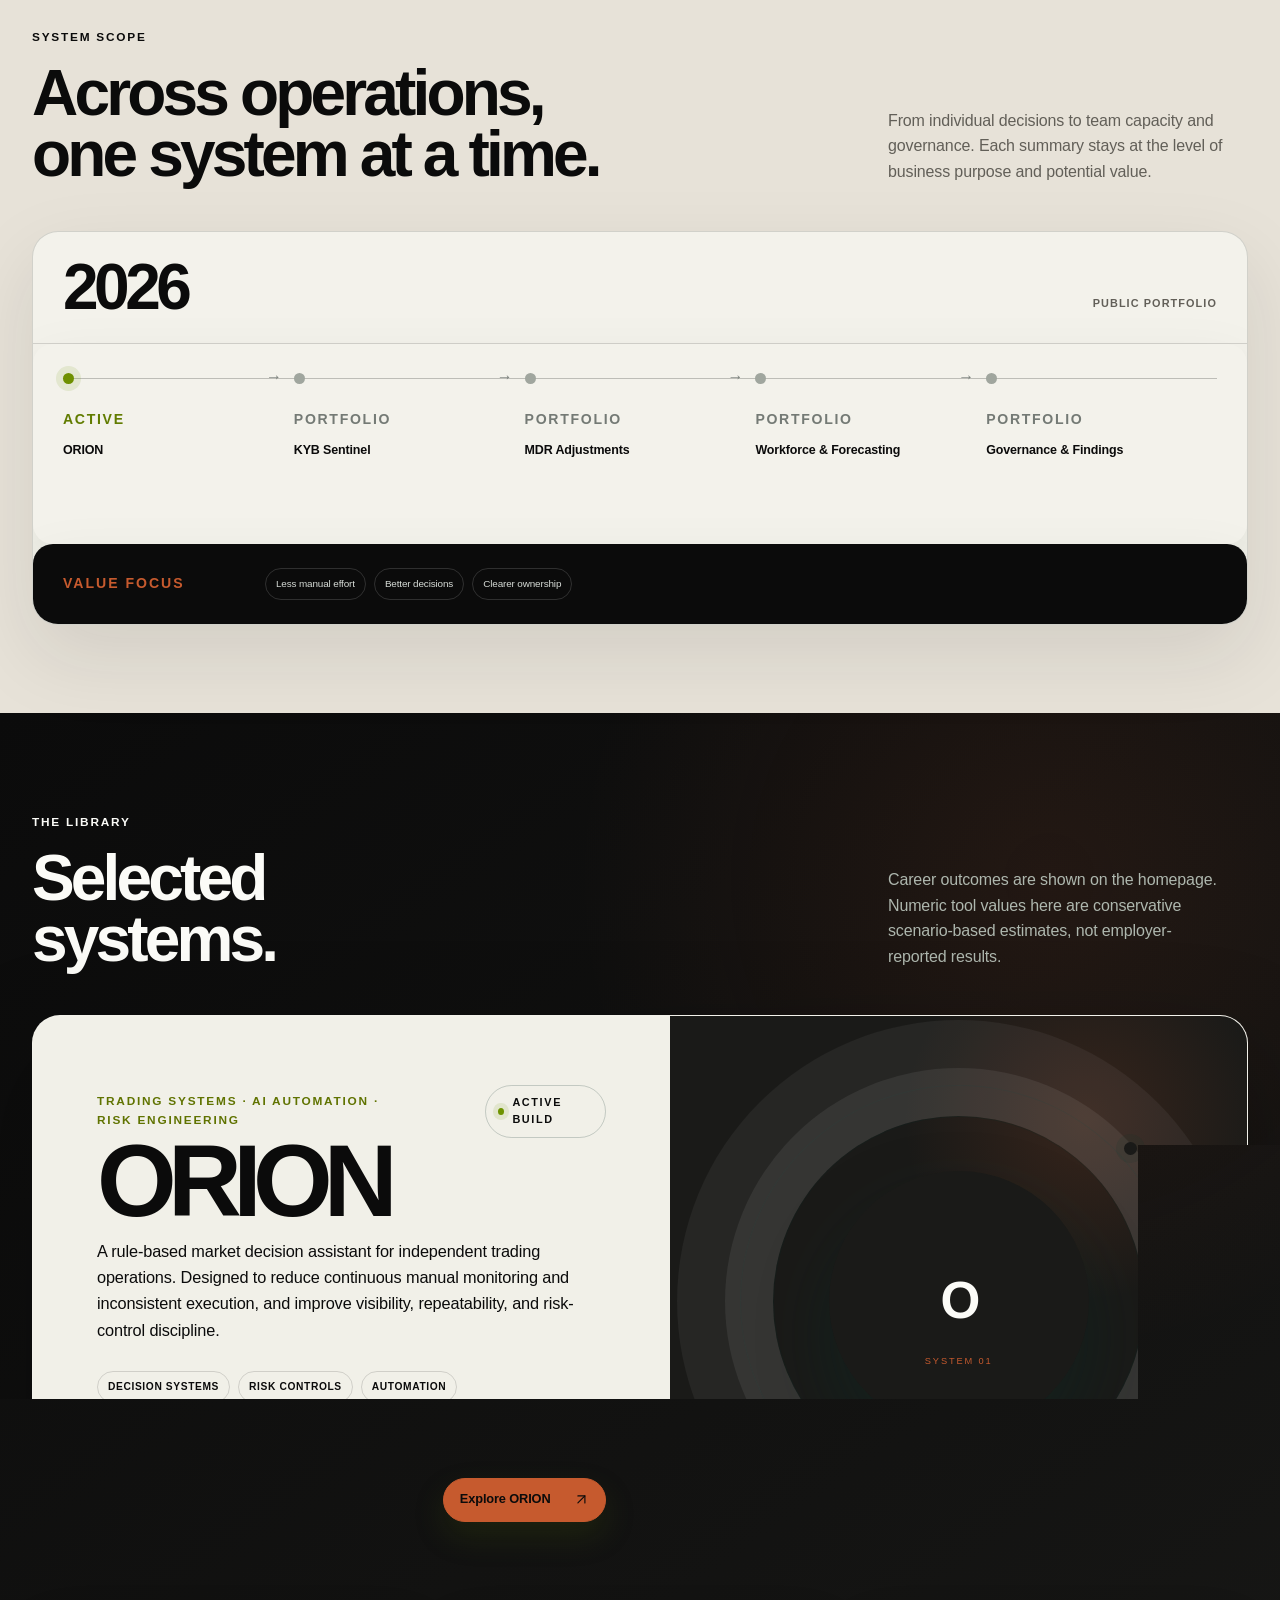
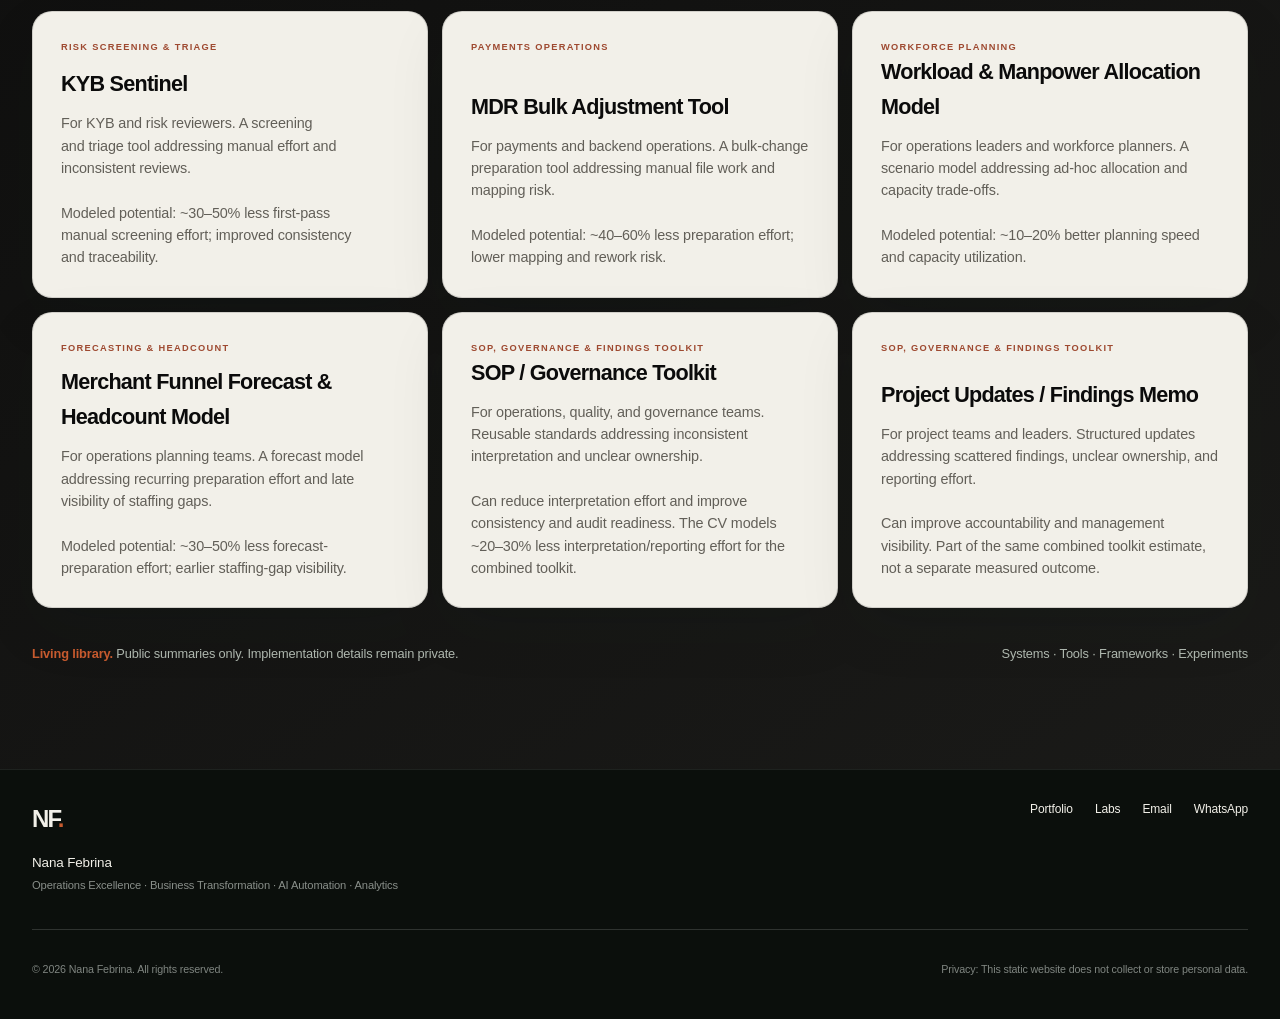
<file: labs.html>
<!DOCTYPE html>
<html lang="en">
<head>
  <meta charset="utf-8">
  <meta name="viewport" content="width=device-width, initial-scale=1">
  <title>Nana Labs — Systems, Tools &amp; Experiments</title>
  <meta name="description" content="Nana Labs is a living library of systems, tools, experiments, and business solutions built by Nana Febrina to solve real problems.">
  <meta name="theme-color" content="#0B0B0B">
  <link rel="canonical" href="https://nanalabs.id/labs.html">
  <link rel="icon" href="assets/favicon.svg" type="image/svg+xml">
  <meta property="og:type" content="website">
  <meta property="og:title" content="Nana Labs — Systems, Tools &amp; Experiments">
  <meta property="og:description" content="A living library of systems, tools, experiments, and business solutions built to solve real problems.">
  <meta property="og:url" content="https://nanalabs.id/labs.html">
  <meta property="og:site_name" content="Nana Labs">
  <meta property="og:image" content="https://nanalabs.id/assets/nana-hero-portrait-20260802-800.jpg">
  <meta property="og:image:alt" content="Nana Labs by Nana Febrina">
  <meta name="twitter:card" content="summary_large_image">
  <meta name="twitter:title" content="Nana Labs — Systems, Tools &amp; Experiments">
  <meta name="twitter:description" content="A living library of systems, tools, experiments, and practical business solutions.">
  <meta name="twitter:image" content="https://nanalabs.id/assets/nana-hero-portrait-20260802-800.jpg">
  <link rel="stylesheet" href="styles.css">
  <link rel="stylesheet" href="polish.css">
  <link rel="stylesheet" href="labs.css">
  <link rel="stylesheet" href="enhancements.css">
  <link rel="stylesheet" href="brand-system.css">
  <script type="application/ld+json">{"@context":"https://schema.org","@type":"CollectionPage","name":"Nana Labs","url":"https://nanalabs.id/labs.html","description":"A living library of systems, tools, experiments, and business solutions built to solve real problems.","author":{"@type":"Person","name":"Nana Febrina","url":"https://nanalabs.id/"}}</script>
</head>
<body class="labs-page">
  <a class="skip-link" href="#main">Skip to content</a>
  <header class="site-header" data-header>
    <div class="container nav-wrap">
      <a class="brand" href="index.html#top" aria-label="NF. Nana Febrina, home">NF<span>.</span></a>
      <button class="menu-toggle" type="button" aria-expanded="false" aria-controls="site-nav" data-menu-toggle><span class="sr-only">Open navigation</span><span></span><span></span></button>
      <nav id="site-nav" class="site-nav" aria-label="Primary navigation" data-nav>
        <a href="index.html#about">About</a><a href="index.html#services">Expertise</a><a href="index.html#work">Work</a><a href="labs.html" aria-current="page">Labs</a><a href="index.html#skills">Skills</a>
        <a class="nav-cta" href="index.html#contact">Discuss a project <svg class="icon" aria-hidden="true" viewBox="0 0 24 24"><path d="M7 17 17 7"/><path d="M7 7h10v10"/></svg></a>
      </nav>
    </div>
  </header>

  <main id="main">
    <section class="labs-hero" id="top">
      <div class="container labs-hero-grid">
        <div class="labs-hero-copy reveal">
          <p class="labs-kicker">Build · Test · Learn</p>
          <h1>Nana<br><em>Labs.</em></h1>
          <p>Practical systems for risk review, payments operations, workforce planning, governance, and independent market decisions.</p>
        </div>
        <aside class="labs-hero-aside reveal" aria-label="Labs status"><strong>07</strong><span>Public system &amp; toolkit summaries</span></aside>
      </div>
    </section>

    <section class="labs-focus" id="focus" aria-labelledby="focus-title">
      <div class="container">
        <div class="labs-section-head reveal"><div><p class="lab-label">Current focus</p><h2 id="focus-title">What is moving<br>now.</h2></div><p>Independent and operational tools built from real problems. Public summaries describe value, not private implementation.</p></div>
        <div class="focus-grid">
          <article class="focus-column focus-active reveal"><div class="focus-heading"><span class="focus-dot"></span><p>Independent System</p><strong>01</strong></div><div class="focus-feature"><span class="status-badge">Active Build</span><h3>ORION</h3><p>Rule-based market decision assistant for independent trading operations.</p><a href="labs/orion.html">View system <svg class="icon" aria-hidden="true" viewBox="0 0 24 24"><path d="M5 12h14"/><path d="m13 6 6 6-6 6"/></svg></a></div></article>
          <article class="focus-column reveal"><div class="focus-heading"><span class="focus-dot"></span><p>Review &amp; Planning</p><strong>03</strong></div><div class="focus-list"><div><span>Public summary</span><h3>KYB Sentinel</h3></div><div><span>Public summary</span><h3>MDR Bulk Adjustment Tool</h3></div><div><span>Public summary</span><h3>Workload &amp; Manpower Allocation Model</h3></div></div></article>
          <article class="focus-column reveal"><div class="focus-heading"><span class="focus-dot"></span><p>Operations &amp; Governance</p><strong>03</strong></div><div class="focus-list"><div><span>Public summary</span><h3>Merchant Funnel Forecast &amp; Headcount Model</h3></div><div><span>Public summary</span><h3>SOP / Governance Toolkit</h3></div><div><span>Public summary</span><h3>Project Updates / Findings Memo</h3></div></div></article>
        </div>
      </div>
    </section>

    <section class="labs-roadmap" id="roadmap" aria-labelledby="roadmap-title">
      <div class="container">
        <div class="labs-section-head reveal"><div><p class="lab-label">System scope</p><h2 id="roadmap-title">Across operations,<br>one system at a time.</h2></div><p>From individual decisions to team capacity and governance. Each summary stays at the level of business purpose and potential value.</p></div>
        <div class="roadmap-shell reveal" role="img" aria-label="Nana Labs scope across market decisions, risk review, payments operations, workforce planning, and governance">
          <div class="roadmap-year"><strong>2026</strong><span>Public portfolio</span></div>
          <div class="roadmap-track">
            <div class="roadmap-item is-active"><span>Active</span><strong>ORION</strong></div>
            <div class="roadmap-item is-planned"><span>Portfolio</span><strong>KYB Sentinel</strong></div>
            <div class="roadmap-item is-planned"><span>Portfolio</span><strong>MDR Adjustments</strong></div>
            <div class="roadmap-item is-planned"><span>Portfolio</span><strong>Workforce &amp; Forecasting</strong></div>
            <div class="roadmap-item is-planned"><span>Portfolio</span><strong>Governance &amp; Findings</strong></div>
          </div>
          <div class="roadmap-future"><p>Value focus</p><div><span>Less manual effort</span><span>Better decisions</span><span>Clearer ownership</span></div></div>
        </div>
      </div>
    </section>

    <section class="labs-library" id="library" aria-labelledby="library-title">
      <div class="container">
        <div class="labs-section-head reveal"><div><p class="lab-label">The library</p><h2 id="library-title">Selected<br>systems.</h2></div><p>Career outcomes are shown on the homepage. Numeric tool values here are conservative scenario-based estimates, not employer-reported results.</p></div>
        <div class="lab-grid">
          <article class="lab-card reveal">
            <div class="lab-card-copy">
              <div class="lab-card-top"><p class="lab-label lab-category">Trading Systems · AI Automation · Risk Engineering</p><span class="status-badge">Active Build</span></div>
              <h2>ORION</h2>
              <p class="lab-card-description">A rule-based market decision assistant for independent trading operations. Designed to reduce continuous manual monitoring and inconsistent execution, and improve visibility, repeatability, and risk-control discipline.</p>
              <ul class="lab-themes" aria-label="ORION themes"><li>Decision systems</li><li>Risk controls</li><li>Automation</li><li>Operational reliability</li></ul>
              <div class="lab-card-action"><span>8 min read</span><a class="button button-primary" href="labs/orion.html">Explore ORION <svg class="icon" aria-hidden="true" viewBox="0 0 24 24"><path d="M7 17 17 7"/><path d="M7 7h10v10"/></svg></a></div>
            </div>
            <div class="lab-card-visual" role="img" aria-label="Abstract orbital system representing ORION's connected decision engine"><span class="orbit-dot one"></span><span class="orbit-dot two"></span><div class="orion-mark"><strong>O</strong><span>System 01</span></div></div>
          </article>
        </div>

        <div class="continue-grid">
          <article class="continue-card reveal" id="kyb-sentinel"><span>Risk screening &amp; triage</span><h3>KYB Sentinel</h3><p>For KYB and risk reviewers. A screening and triage tool addressing manual effort and inconsistent reviews.<br><br>Modeled potential: ~30–50% less first-pass manual screening effort; improved consistency and traceability.</p></article>
          <article class="continue-card reveal" id="mdr-tool"><span>Payments operations</span><h3>MDR Bulk Adjustment Tool</h3><p>For payments and backend operations. A bulk-change preparation tool addressing manual file work and mapping risk.<br><br>Modeled potential: ~40–60% less preparation effort; lower mapping and rework risk.</p></article>
          <article class="continue-card reveal" id="workforce-model"><span>Workforce planning</span><h3>Workload &amp; Manpower Allocation Model</h3><p>For operations leaders and workforce planners. A scenario model addressing ad-hoc allocation and capacity trade-offs.<br><br>Modeled potential: ~10–20% better planning speed and capacity utilization.</p></article>
          <article class="continue-card reveal" id="funnel-model"><span>Forecasting &amp; headcount</span><h3>Merchant Funnel Forecast &amp; Headcount Model</h3><p>For operations planning teams. A forecast model addressing recurring preparation effort and late visibility of staffing gaps.<br><br>Modeled potential: ~30–50% less forecast-preparation effort; earlier staffing-gap visibility.</p></article>
          <article class="continue-card reveal" id="governance-toolkit"><span>SOP, Governance &amp; Findings Toolkit</span><h3>SOP / Governance Toolkit</h3><p>For operations, quality, and governance teams. Reusable standards addressing inconsistent interpretation and unclear ownership.<br><br>Can reduce interpretation effort and improve consistency and audit readiness. The CV models ~20–30% less interpretation/reporting effort for the combined toolkit.</p></article>
          <article class="continue-card reveal" id="findings-memo"><span>SOP, Governance &amp; Findings Toolkit</span><h3>Project Updates / Findings Memo</h3><p>For project teams and leaders. Structured updates addressing scattered findings, unclear ownership, and reporting effort.<br><br>Can improve accountability and management visibility. Part of the same combined toolkit estimate, not a separate measured outcome.</p></article>
        </div>
        <div class="labs-note reveal"><span><strong>Living library.</strong> Public summaries only. Implementation details remain private.</span><span>Systems · Tools · Frameworks · Experiments</span></div>
      </div>
    </section>
  </main>

  <footer class="footer labs-footer"><div class="container footer-top"><div><a class="brand" href="index.html#top">NF<span>.</span></a><p>Nana Febrina<br><small>Operations Excellence · Business Transformation · AI Automation · Analytics</small></p></div><div class="footer-links"><a href="index.html">Portfolio</a><a href="labs.html">Labs</a><a href="mailto:iniemailnana@gmail.com">Email</a><a href="https://wa.me/62818230005">WhatsApp</a></div></div><div class="container footer-bottom"><p>© <span data-year></span> Nana Febrina. All rights reserved.</p><p>Privacy: This static website does not collect or store personal data.</p></div></footer>
  <script src="script.js" defer></script>
</body>
</html>
</file>
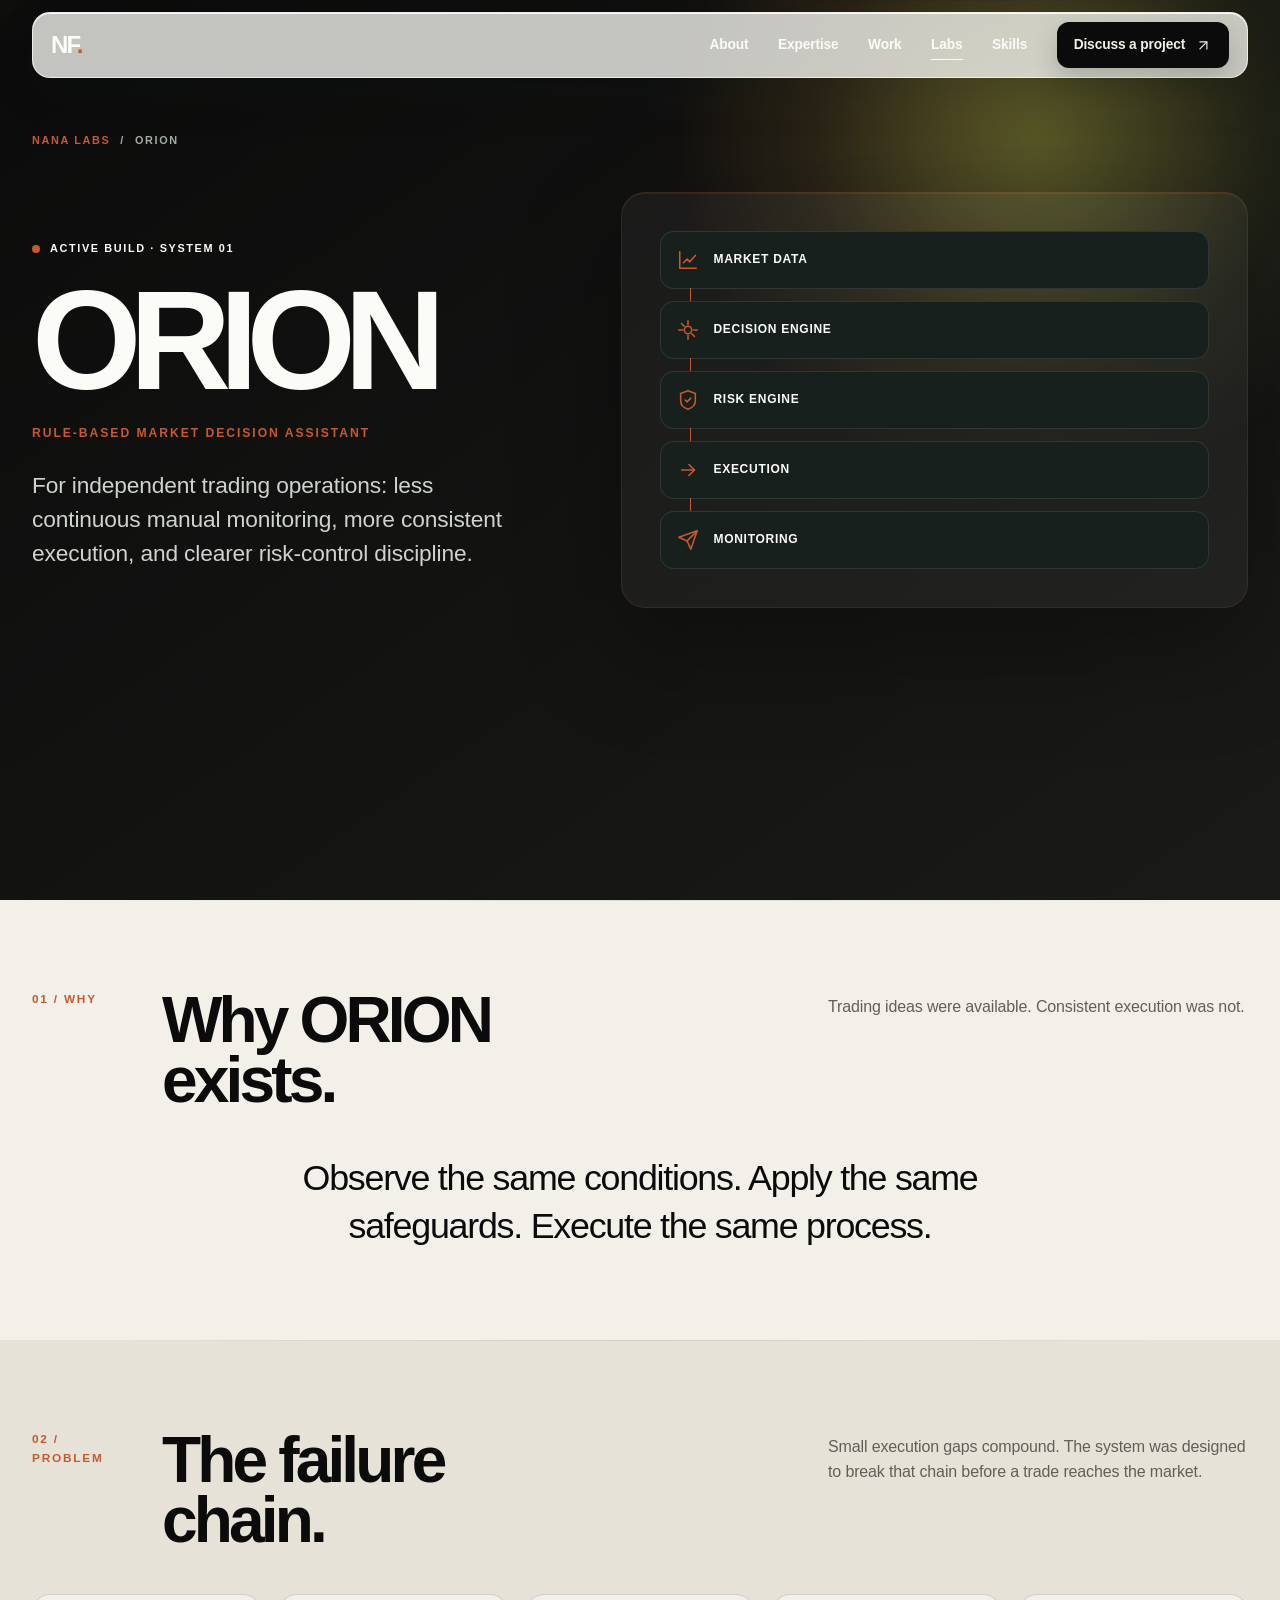
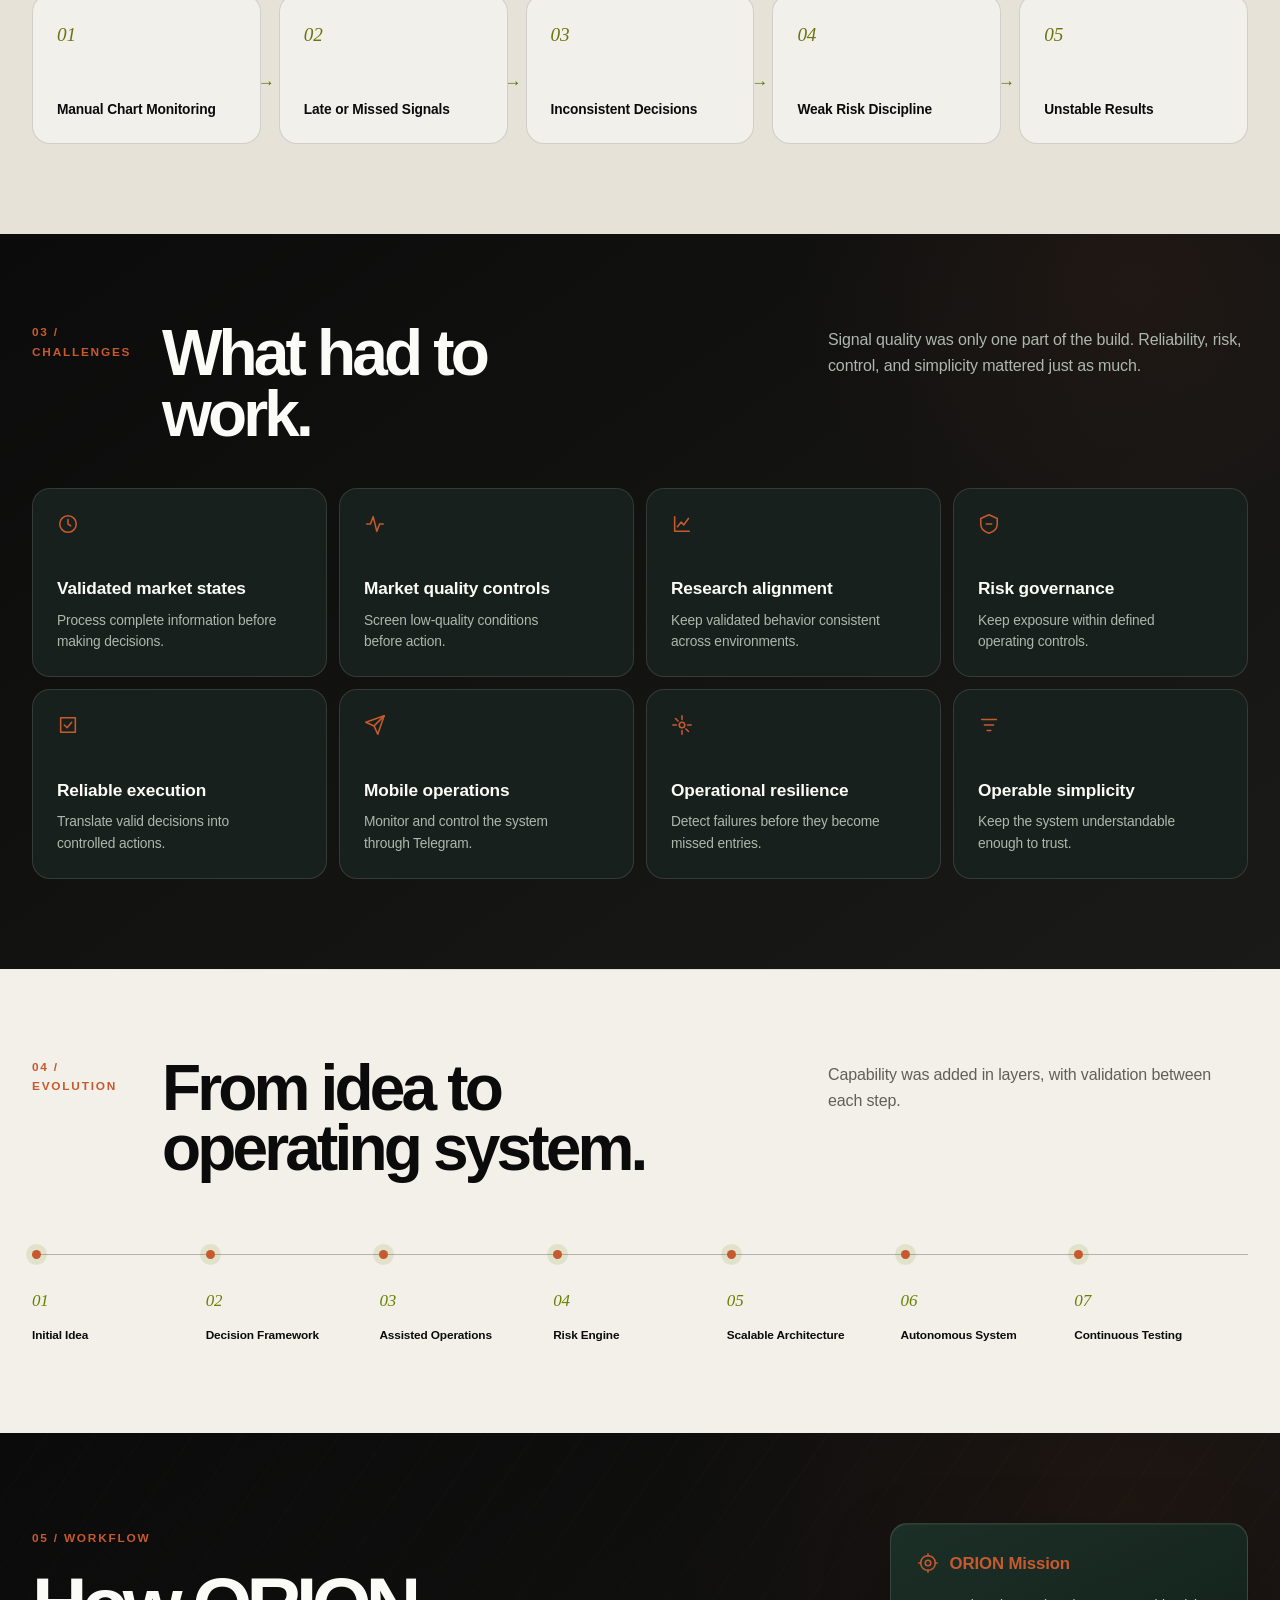
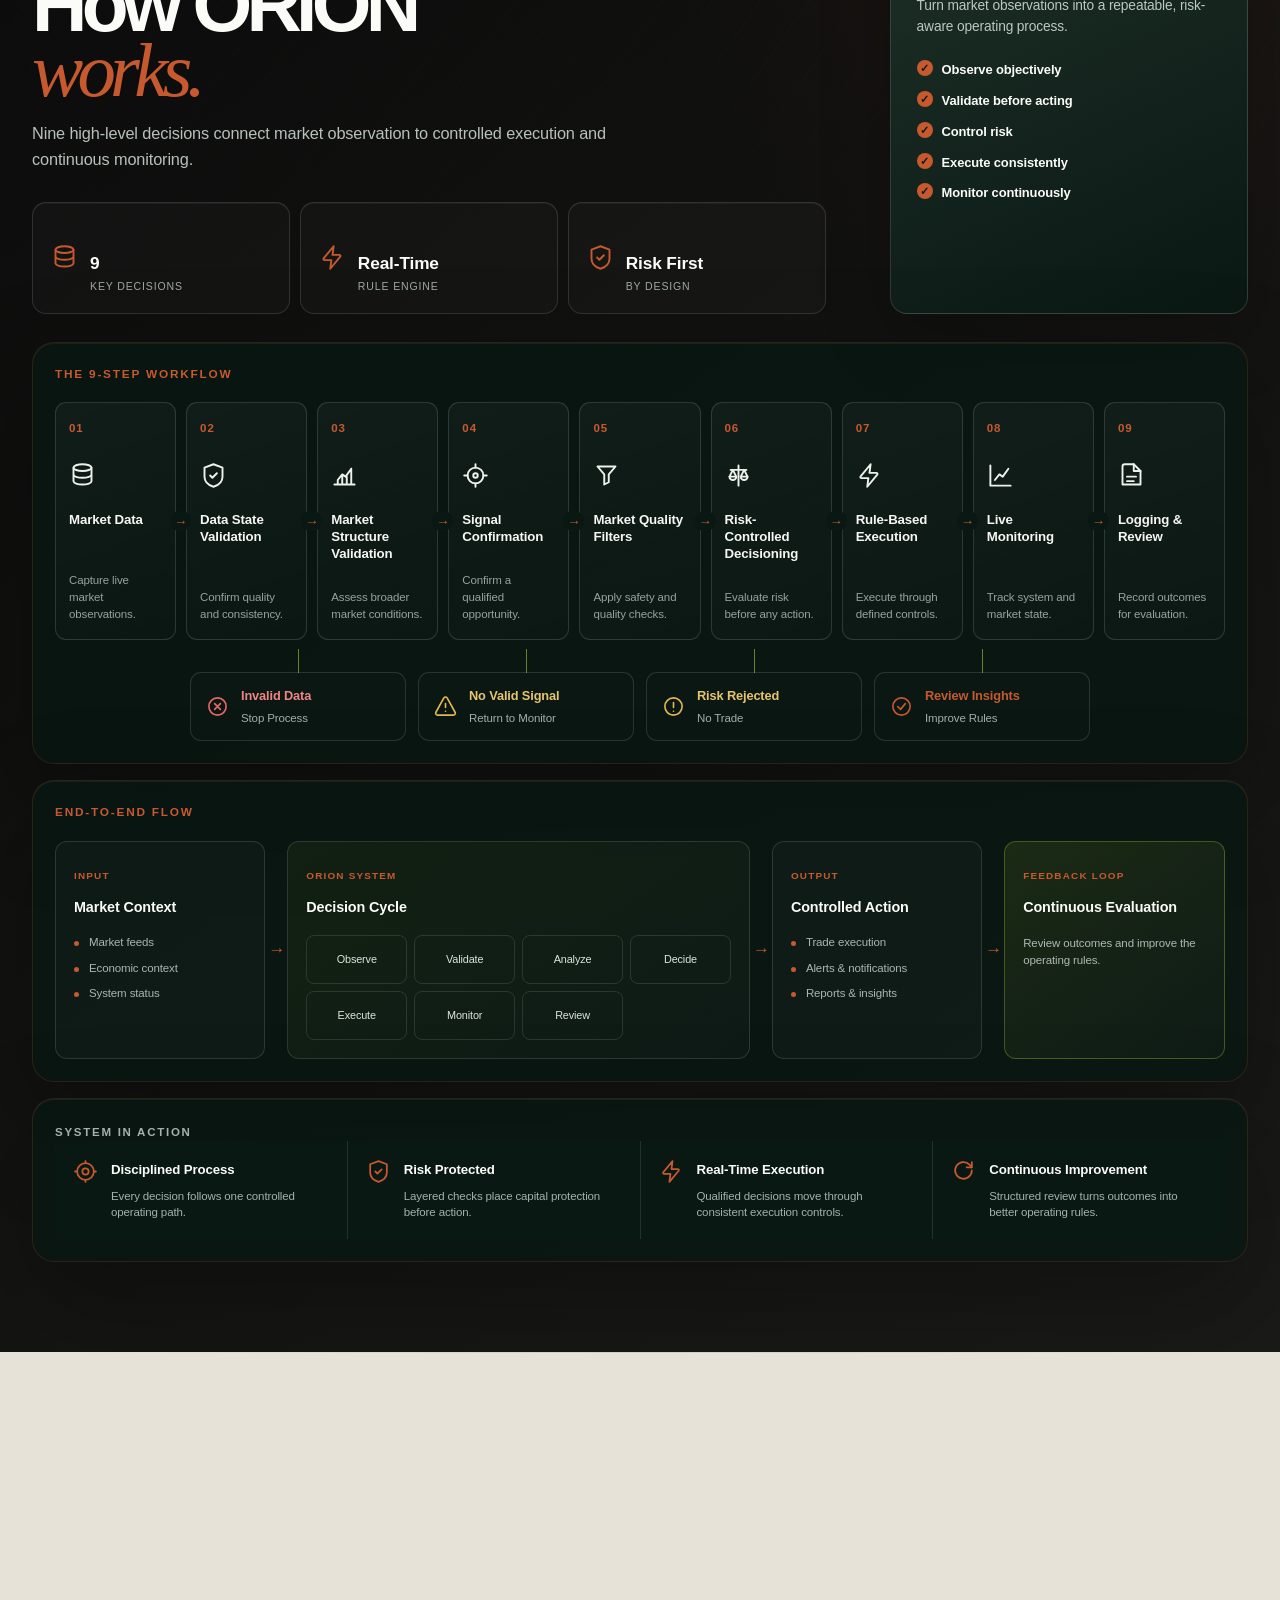
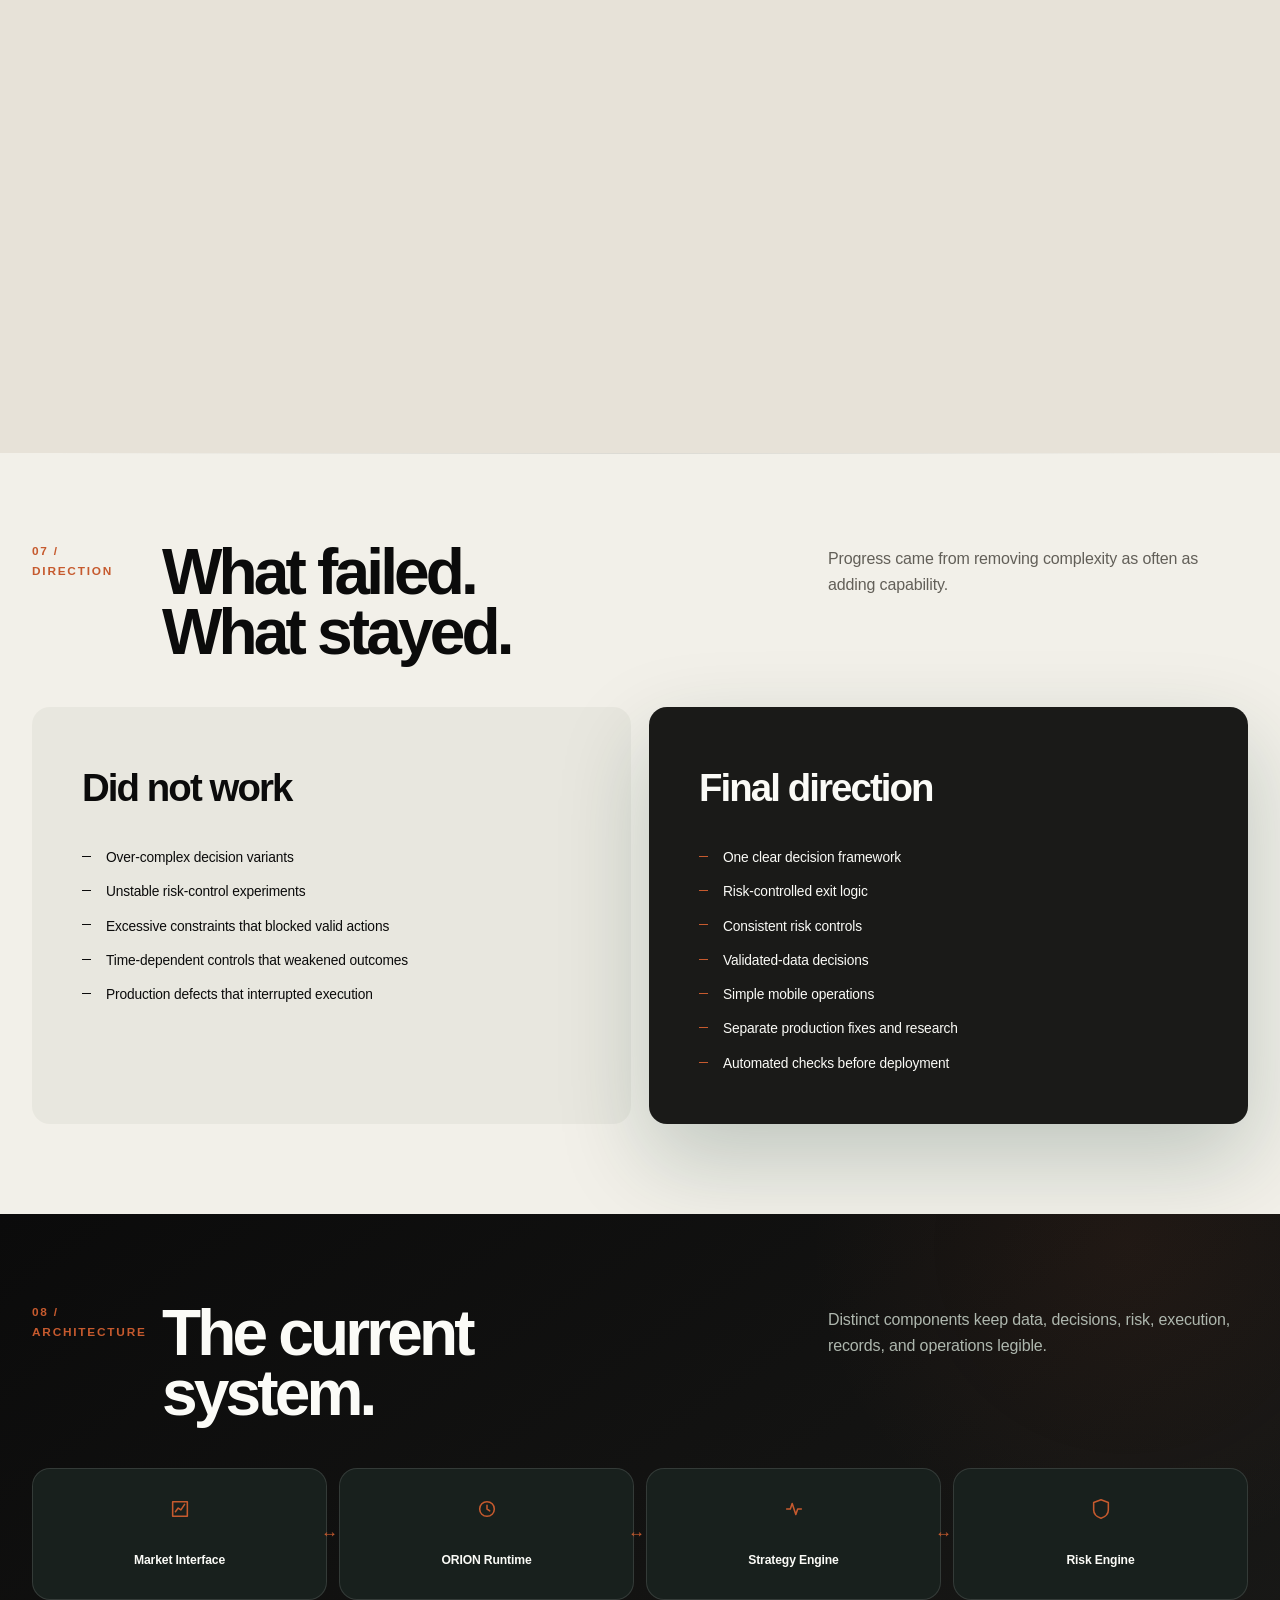
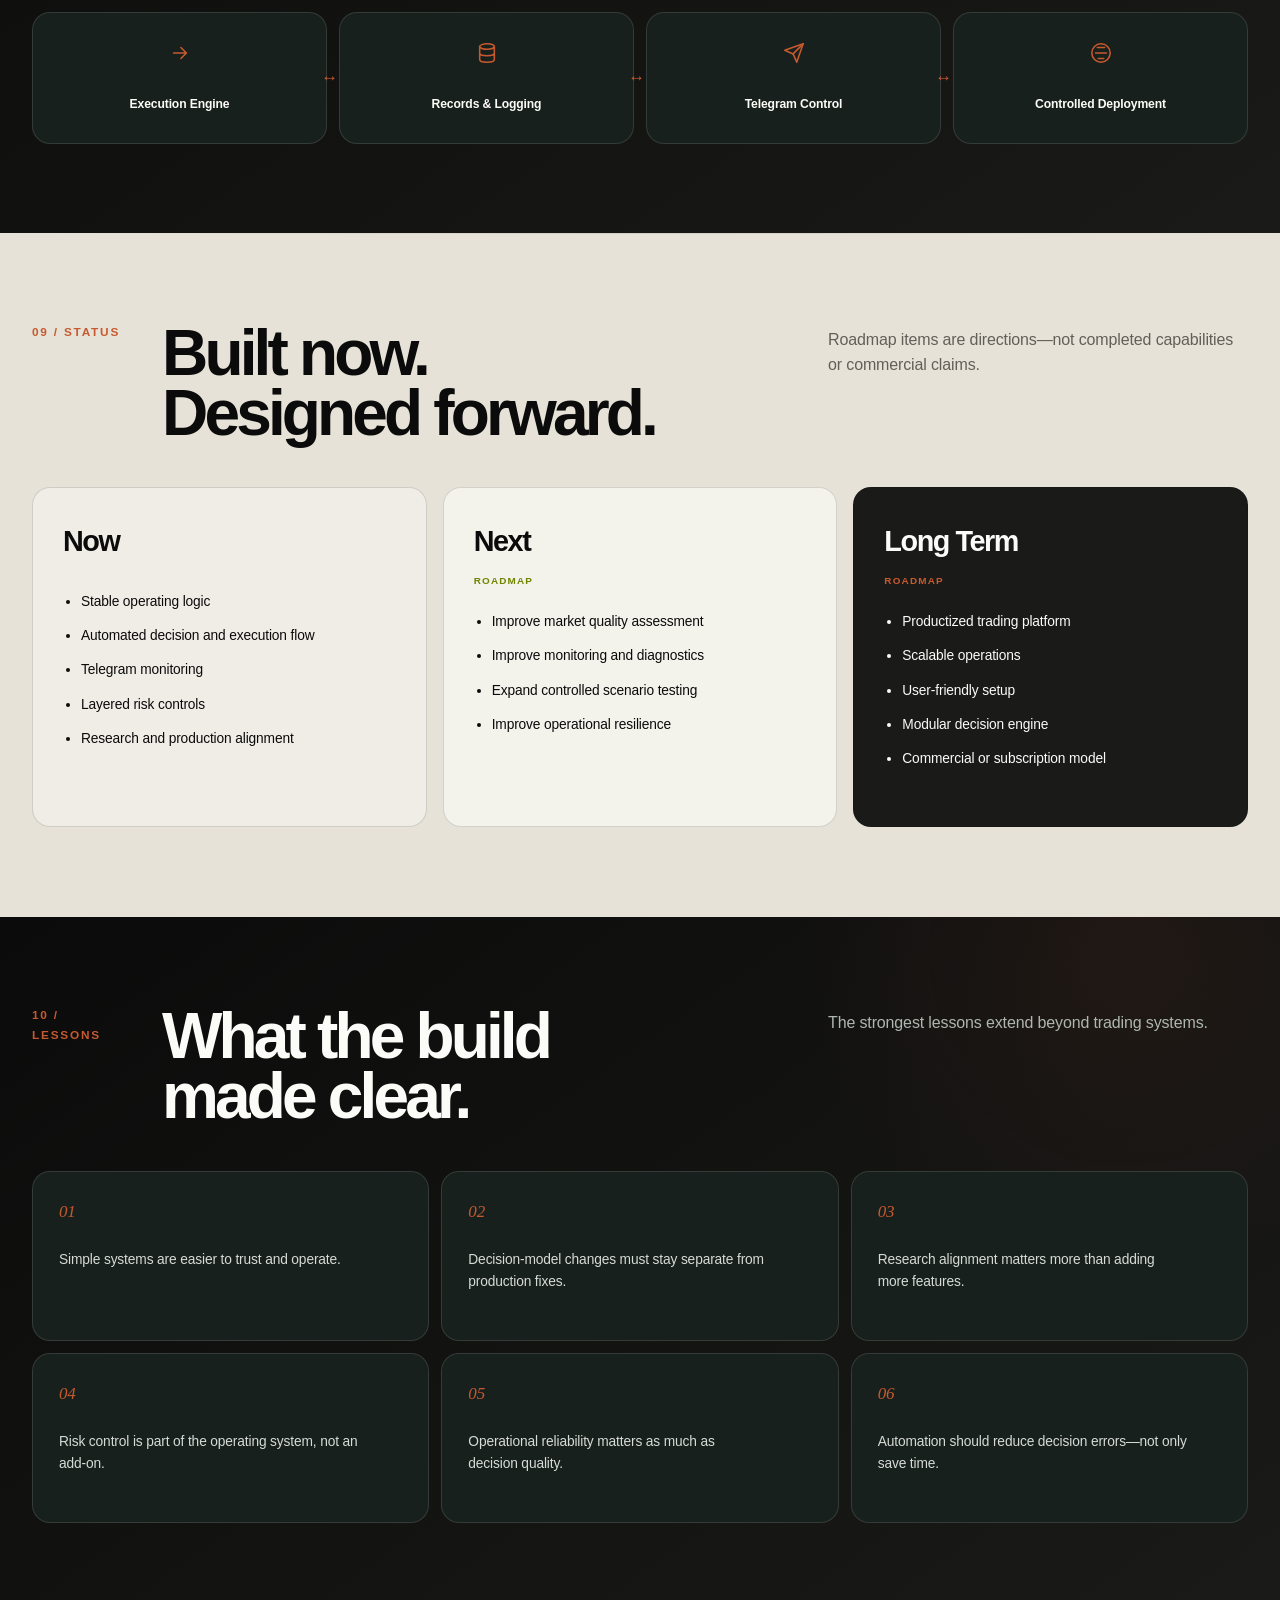
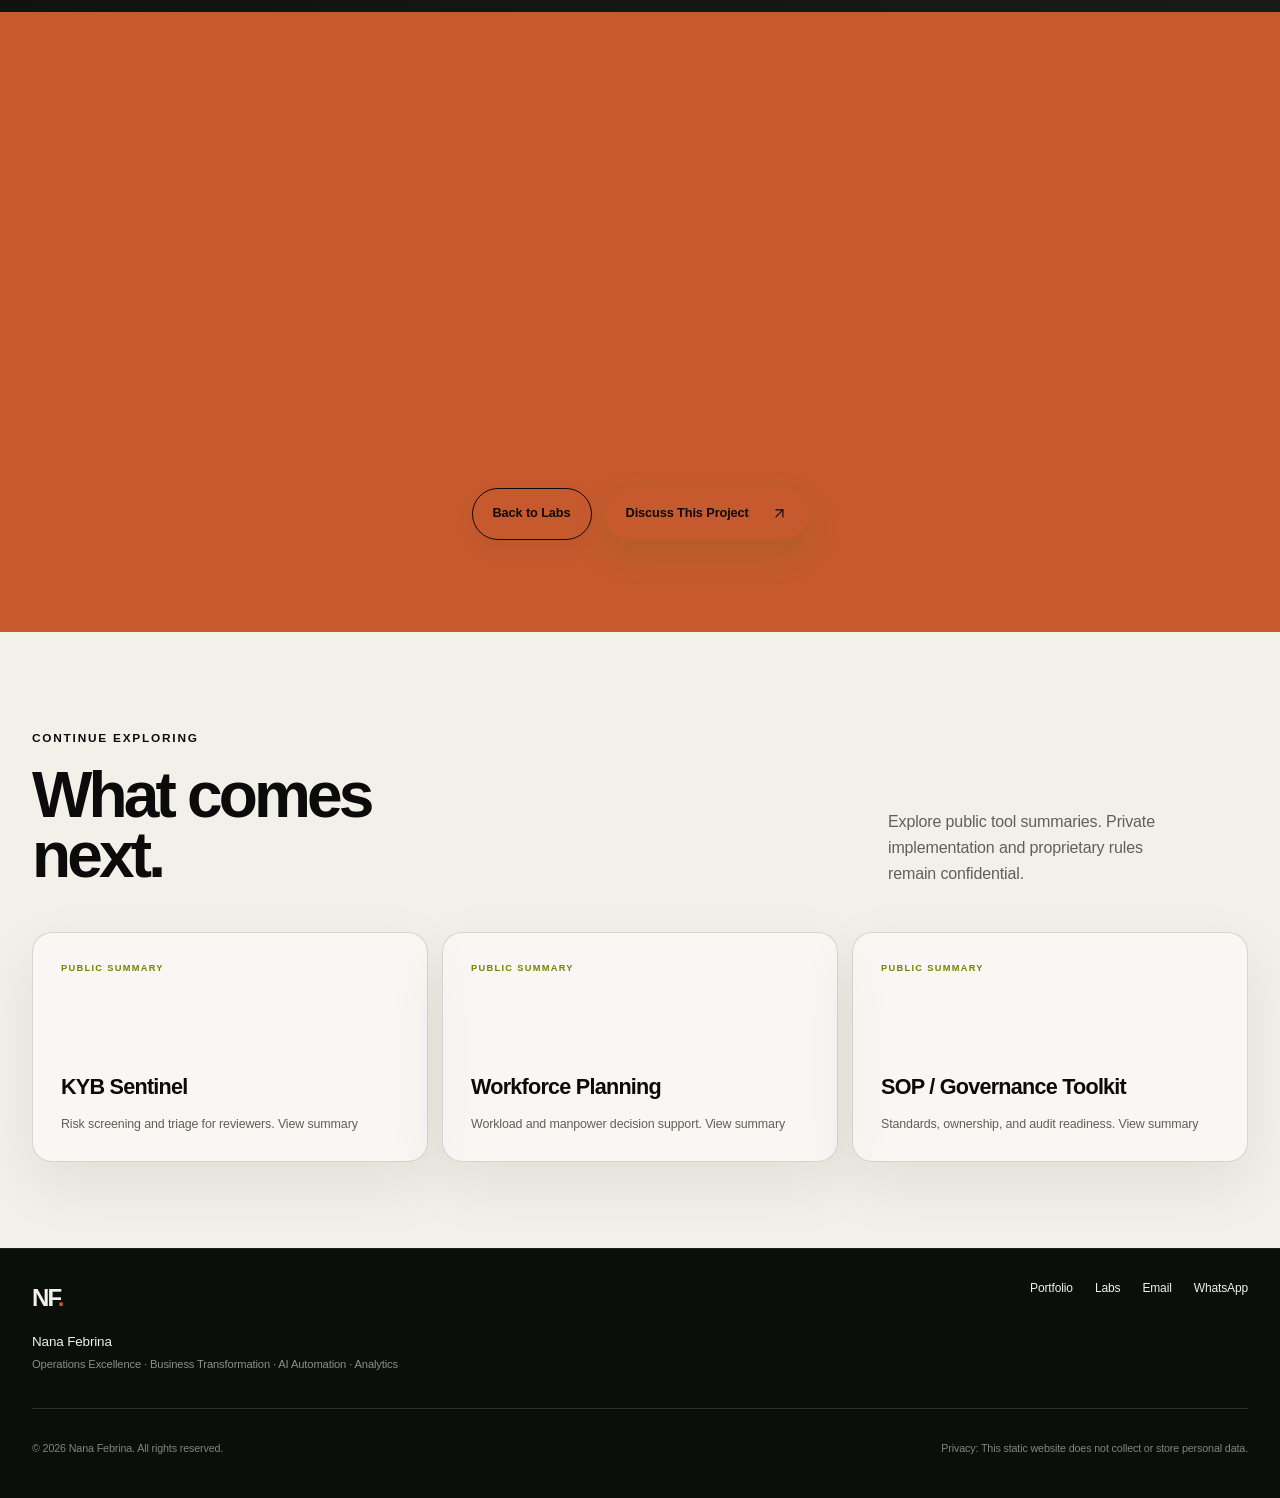
<file: labs/orion.html>
<!DOCTYPE html>
<html lang="en">
<head>
  <meta charset="utf-8">
  <meta name="viewport" content="width=device-width, initial-scale=1">
  <title>ORION — Rule-Based Market Decision Assistant | Nana Labs</title>
  <meta name="description" content="ORION is a rule-based market decision assistant for independent trading operations, designed to reduce manual monitoring and improve execution discipline.">
  <meta name="theme-color" content="#0B0B0B">
  <link rel="canonical" href="https://nanalabs.id/labs/orion.html">
  <link rel="icon" href="../assets/favicon.svg" type="image/svg+xml">
  <meta property="og:type" content="article">
  <meta property="og:title" content="ORION — Rule-Based Market Decision Assistant">
  <meta property="og:description" content="A rule-based assistant for independent trading operations: less manual monitoring, greater visibility, and more consistent execution.">
  <meta property="og:url" content="https://nanalabs.id/labs/orion.html">
  <meta property="og:site_name" content="Nana Labs">
  <meta property="og:image" content="https://nanalabs.id/assets/nana-hero-portrait-20260802-800.jpg">
  <meta property="og:image:alt" content="ORION case study by Nana Labs">
  <meta name="twitter:card" content="summary_large_image">
  <meta name="twitter:title" content="ORION — Rule-Based Market Decision Assistant">
  <meta name="twitter:description" content="A risk-first operating system for disciplined market decisions.">
  <meta name="twitter:image" content="https://nanalabs.id/assets/nana-hero-portrait-20260802-800.jpg">
  <link rel="stylesheet" href="../styles.css">
  <link rel="stylesheet" href="../polish.css">
  <link rel="stylesheet" href="../labs.css">
  <link rel="stylesheet" href="../enhancements.css">
  <link rel="stylesheet" href="../brand-system.css">
  <script type="application/ld+json">{"@context":"https://schema.org","@type":"CreativeWork","name":"ORION — Rule-Based Market Decision Assistant","url":"https://nanalabs.id/labs/orion.html","description":"A rule-based market decision assistant for independent trading operations.","creator":{"@type":"Person","name":"Nana Febrina","url":"https://nanalabs.id/"}}</script>
</head>
<body class="labs-page orion-page">
  <a class="skip-link" href="#main">Skip to content</a>
  <header class="site-header" data-header>
    <div class="container nav-wrap">
      <a class="brand" href="../index.html#top" aria-label="NF. Nana Febrina, home">NF<span>.</span></a>
      <button class="menu-toggle" type="button" aria-expanded="false" aria-controls="site-nav" data-menu-toggle><span class="sr-only">Open navigation</span><span></span><span></span></button>
      <nav id="site-nav" class="site-nav" aria-label="Primary navigation" data-nav>
        <a href="../index.html#about">About</a><a href="../index.html#services">Expertise</a><a href="../index.html#work">Work</a><a href="../labs.html" aria-current="page">Labs</a><a href="../index.html#skills">Skills</a>
        <a class="nav-cta" href="../index.html#contact">Discuss a project <svg class="icon" aria-hidden="true" viewBox="0 0 24 24"><path d="M7 17 17 7"/><path d="M7 7h10v10"/></svg></a>
      </nav>
    </div>
  </header>

  <main id="main">
    <section class="orion-hero" id="top">
      <div class="container">
        <nav class="breadcrumb" aria-label="Breadcrumb"><a href="../labs.html">Nana Labs</a><span>/</span><span aria-current="page">ORION</span></nav>
        <div class="orion-hero-grid">
          <div class="reveal"><p class="orion-kicker">Active Build · System 01</p><h1>ORION</h1><p class="orion-subtitle">Rule-Based Market Decision Assistant</p><p class="orion-value">For independent trading operations: less continuous manual monitoring, more consistent execution, and clearer risk-control discipline.</p></div>
          <div class="hero-system-map reveal" role="img" aria-label="High-level ORION flow from market data through decision, risk, execution, and operational monitoring">
            <div class="system-node"><svg aria-hidden="true" viewBox="0 0 24 24"><path d="M3 3v18h18"/><path d="m7 15 4-4 3 3 6-7"/></svg><span>Market Data</span></div>
            <div class="system-node"><svg aria-hidden="true" viewBox="0 0 24 24"><path d="M12 2v4M12 18v4M4.93 4.93l2.83 2.83M16.24 16.24l2.83 2.83M2 12h4M18 12h4"/><circle cx="12" cy="12" r="4"/></svg><span>Decision Engine</span></div>
            <div class="system-node"><svg aria-hidden="true" viewBox="0 0 24 24"><path d="M20 13c0 5-3.5 7.5-8 9-4.5-1.5-8-4-8-9V5l8-3 8 3Z"/><path d="m9 12 2 2 4-4"/></svg><span>Risk Engine</span></div>
            <div class="system-node"><svg aria-hidden="true" viewBox="0 0 24 24"><path d="M5 12h14"/><path d="m13 6 6 6-6 6"/></svg><span>Execution</span></div>
            <div class="system-node"><svg aria-hidden="true" viewBox="0 0 24 24"><path d="m22 2-7 20-4-9-9-4Z"/><path d="M22 2 11 13"/></svg><span>Monitoring</span></div>
          </div>
        </div>
      </div>
    </section>

    <section class="story-section light"><div class="container"><div class="story-head reveal"><span class="story-no">01 / Why</span><h2>Why ORION<br>exists.</h2><p>Trading ideas were available. Consistent execution was not.</p></div><p class="story-lead reveal">Observe the same conditions. Apply the same safeguards. Execute the same process.</p></div></section>

    <section class="story-section mist"><div class="container"><div class="story-head reveal"><span class="story-no">02 / Problem</span><h2>The failure<br>chain.</h2><p>Small execution gaps compound. The system was designed to break that chain before a trade reaches the market.</p></div><div class="problem-chain"><article class="problem-step reveal"><span>01</span><strong>Manual Chart Monitoring</strong></article><article class="problem-step reveal"><span>02</span><strong>Late or Missed Signals</strong></article><article class="problem-step reveal"><span>03</span><strong>Inconsistent Decisions</strong></article><article class="problem-step reveal"><span>04</span><strong>Weak Risk Discipline</strong></article><article class="problem-step reveal"><span>05</span><strong>Unstable Results</strong></article></div></div></section>

    <section class="story-section ink"><div class="container"><div class="story-head reveal"><span class="story-no">03 / Challenges</span><h2>What had to<br>work.</h2><p>Signal quality was only one part of the build. Reliability, risk, control, and simplicity mattered just as much.</p></div><div class="challenge-grid">
      <article class="story-card reveal"><svg class="story-icon" aria-hidden="true" viewBox="0 0 24 24"><circle cx="12" cy="12" r="9"/><path d="M12 7v5l3 2"/></svg><h3>Validated market states</h3><p>Process complete information before making decisions.</p></article>
      <article class="story-card reveal"><svg class="story-icon" aria-hidden="true" viewBox="0 0 24 24"><path d="M3 12h4l3-8 4 16 3-8h4"/></svg><h3>Market quality controls</h3><p>Screen low-quality conditions before action.</p></article>
      <article class="story-card reveal"><svg class="story-icon" aria-hidden="true" viewBox="0 0 24 24"><path d="M4 4v16h16"/><path d="m7 15 4-5 3 3 5-7"/></svg><h3>Research alignment</h3><p>Keep validated behavior consistent across environments.</p></article>
      <article class="story-card reveal"><svg class="story-icon" aria-hidden="true" viewBox="0 0 24 24"><path d="M12 2 3 6v6c0 5 3.8 8.6 9 10 5.2-1.4 9-5 9-10V6Z"/><path d="M9 12h6"/></svg><h3>Risk governance</h3><p>Keep exposure within defined operating controls.</p></article>
      <article class="story-card reveal"><svg class="story-icon" aria-hidden="true" viewBox="0 0 24 24"><path d="M4 4h16v16H4z"/><path d="m8 12 3 3 5-6"/></svg><h3>Reliable execution</h3><p>Translate valid decisions into controlled actions.</p></article>
      <article class="story-card reveal"><svg class="story-icon" aria-hidden="true" viewBox="0 0 24 24"><path d="m22 2-7 20-4-9-9-4Z"/><path d="M22 2 11 13"/></svg><h3>Mobile operations</h3><p>Monitor and control the system through Telegram.</p></article>
      <article class="story-card reveal"><svg class="story-icon" aria-hidden="true" viewBox="0 0 24 24"><path d="M12 2v4M12 18v4M4.9 4.9l2.8 2.8M16.3 16.3l2.8 2.8M2 12h4M18 12h4"/><circle cx="12" cy="12" r="3"/></svg><h3>Operational resilience</h3><p>Detect failures before they become missed entries.</p></article>
      <article class="story-card reveal"><svg class="story-icon" aria-hidden="true" viewBox="0 0 24 24"><path d="M4 6h16M7 12h10M10 18h4"/></svg><h3>Operable simplicity</h3><p>Keep the system understandable enough to trust.</p></article>
    </div></div></section>

    <section class="story-section light"><div class="container"><div class="story-head reveal"><span class="story-no">04 / Evolution</span><h2>From idea to<br>operating system.</h2><p>Capability was added in layers, with validation between each step.</p></div><div class="evolution-timeline">
      <div class="evolution-step reveal"><span>01</span><strong>Initial Idea</strong></div><div class="evolution-step reveal"><span>02</span><strong>Decision Framework</strong></div><div class="evolution-step reveal"><span>03</span><strong>Assisted Operations</strong></div><div class="evolution-step reveal"><span>04</span><strong>Risk Engine</strong></div><div class="evolution-step reveal"><span>05</span><strong>Scalable Architecture</strong></div><div class="evolution-step reveal"><span>06</span><strong>Autonomous System</strong></div><div class="evolution-step reveal"><span>07</span><strong>Continuous Testing</strong></div>
    </div></div></section>

    <section class="story-section ink orion-workflow" id="workflow"><div class="container">
      <div class="workflow-summary">
        <div class="workflow-intro reveal">
          <span class="story-no">05 / Workflow</span>
          <h2>How ORION<br><em>works.</em></h2>
          <p>Nine high-level decisions connect market observation to controlled execution and continuous monitoring.</p>
          <div class="workflow-metrics" role="group" aria-label="ORION workflow summary">
            <article><svg class="story-icon" aria-hidden="true" viewBox="0 0 24 24"><ellipse cx="12" cy="5" rx="8" ry="3"/><path d="M4 5v6c0 1.7 3.6 3 8 3s8-1.3 8-3V5M4 11v6c0 1.7 3.6 3 8 3s8-1.3 8-3v-6"/></svg><strong>9</strong><span>Key Decisions</span></article>
            <article><svg class="story-icon" aria-hidden="true" viewBox="0 0 24 24"><path d="M13 2 4.1 12.7a1 1 0 0 0 .8 1.6H11l-1 7.7 8.9-10.7a1 1 0 0 0-.8-1.6H12Z"/></svg><strong>Real-Time</strong><span>Rule Engine</span></article>
            <article><svg class="story-icon" aria-hidden="true" viewBox="0 0 24 24"><path d="M20 13c0 5-3.5 7.5-8 9-4.5-1.5-8-4-8-9V5l8-3 8 3Z"/><path d="m9 12 2 2 4-4"/></svg><strong>Risk First</strong><span>By Design</span></article>
          </div>
        </div>
        <aside class="orion-mission reveal" aria-labelledby="mission-title">
          <div class="mission-title"><svg class="story-icon" aria-hidden="true" viewBox="0 0 24 24"><circle cx="12" cy="12" r="8"/><circle cx="12" cy="12" r="3"/><path d="M12 2v2M12 20v2M2 12h2M20 12h2"/></svg><h3 id="mission-title">ORION Mission</h3></div>
          <p>Turn market observations into a repeatable, risk-aware operating process.</p>
          <ul><li>Observe objectively</li><li>Validate before acting</li><li>Control risk</li><li>Execute consistently</li><li>Monitor continuously</li></ul>
        </aside>
      </div>

      <div class="workflow-panel reveal" role="group" aria-labelledby="nine-step-title">
        <p class="workflow-panel-label" id="nine-step-title">The 9-step workflow</p>
        <div class="orion-steps">
          <article class="orion-step"><span>01</span><svg class="story-icon" aria-hidden="true" viewBox="0 0 24 24"><ellipse cx="12" cy="5" rx="8" ry="3"/><path d="M4 5v6c0 1.7 3.6 3 8 3s8-1.3 8-3V5M4 11v6c0 1.7 3.6 3 8 3s8-1.3 8-3v-6"/></svg><h3>Market Data</h3><p>Capture live market observations.</p></article>
          <article class="orion-step"><span>02</span><svg class="story-icon" aria-hidden="true" viewBox="0 0 24 24"><path d="M20 13c0 5-3.5 7.5-8 9-4.5-1.5-8-4-8-9V5l8-3 8 3Z"/><path d="m9 12 2 2 4-4"/></svg><h3>Data State Validation</h3><p>Confirm quality and consistency.</p></article>
          <article class="orion-step"><span>03</span><svg class="story-icon" aria-hidden="true" viewBox="0 0 24 24"><path d="M3 20h18M6 16l4-5 3 2 5-7M6 20v-4M10 20v-9M14 20v-7M18 20V6"/></svg><h3>Market Structure Validation</h3><p>Assess broader market conditions.</p></article>
          <article class="orion-step"><span>04</span><svg class="story-icon" aria-hidden="true" viewBox="0 0 24 24"><circle cx="12" cy="12" r="7"/><circle cx="12" cy="12" r="2"/><path d="M12 2v3M12 19v3M2 12h3M19 12h3"/></svg><h3>Signal Confirmation</h3><p>Confirm a qualified opportunity.</p></article>
          <article class="orion-step"><span>05</span><svg class="story-icon" aria-hidden="true" viewBox="0 0 24 24"><path d="M4 4h16l-6 7v7l-4 2v-9Z"/></svg><h3>Market Quality Filters</h3><p>Apply safety and quality checks.</p></article>
          <article class="orion-step"><span>06</span><svg class="story-icon" aria-hidden="true" viewBox="0 0 24 24"><path d="M12 3v18M5 7h14M7 7l-3 6h6ZM17 7l-3 6h6Z"/><path d="M4 13a3 3 0 0 0 6 0M14 13a3 3 0 0 0 6 0"/></svg><h3>Risk-Controlled Decisioning</h3><p>Evaluate risk before any action.</p></article>
          <article class="orion-step"><span>07</span><svg class="story-icon" aria-hidden="true" viewBox="0 0 24 24"><path d="M13 2 4.1 12.7a1 1 0 0 0 .8 1.6H11l-1 7.7 8.9-10.7a1 1 0 0 0-.8-1.6H12Z"/></svg><h3>Rule-Based Execution</h3><p>Execute through defined controls.</p></article>
          <article class="orion-step"><span>08</span><svg class="story-icon" aria-hidden="true" viewBox="0 0 24 24"><path d="M3 3v18h18M7 16l4-5 3 2 5-7"/></svg><h3>Live Monitoring</h3><p>Track system and market state.</p></article>
          <article class="orion-step"><span>09</span><svg class="story-icon" aria-hidden="true" viewBox="0 0 24 24"><path d="M14 2H6a2 2 0 0 0-2 2v16h16V8Z"/><path d="M14 2v6h6M8 13h8M8 17h6"/></svg><h3>Logging &amp; Review</h3><p>Record outcomes for evaluation.</p></article>
        </div>
        <div class="decision-outcomes" role="group" aria-label="Workflow decision outcomes">
          <article class="outcome-stop"><svg aria-hidden="true" viewBox="0 0 24 24"><circle cx="12" cy="12" r="9"/><path d="m9 9 6 6M15 9l-6 6"/></svg><div><strong>Invalid Data</strong><span>Stop Process</span></div></article>
          <article class="outcome-warn"><svg aria-hidden="true" viewBox="0 0 24 24"><path d="M10.3 3 2 18a2 2 0 0 0 1.7 3h16.6a2 2 0 0 0 1.7-3L13.7 3a2 2 0 0 0-3.4 0Z"/><path d="M12 9v4M12 17h.01"/></svg><div><strong>No Valid Signal</strong><span>Return to Monitor</span></div></article>
          <article class="outcome-warn"><svg aria-hidden="true" viewBox="0 0 24 24"><circle cx="12" cy="12" r="9"/><path d="M12 8v5M12 17h.01"/></svg><div><strong>Risk Rejected</strong><span>No Trade</span></div></article>
          <article class="outcome-good"><svg aria-hidden="true" viewBox="0 0 24 24"><circle cx="12" cy="12" r="9"/><path d="m8 12 3 3 5-6"/></svg><div><strong>Review Insights</strong><span>Improve Rules</span></div></article>
        </div>
      </div>

      <div class="architecture-panel reveal" role="group" aria-labelledby="end-flow-title">
        <p class="workflow-panel-label" id="end-flow-title">End-to-end flow</p>
        <div class="architecture-flow">
          <article><span>Input</span><h3>Market Context</h3><ul><li>Market feeds</li><li>Economic context</li><li>System status</li></ul></article>
          <article class="architecture-core"><span>ORION System</span><h3>Decision Cycle</h3><div class="system-actions"><i>Observe</i><i>Validate</i><i>Analyze</i><i>Decide</i><i>Execute</i><i>Monitor</i><i>Review</i></div></article>
          <article><span>Output</span><h3>Controlled Action</h3><ul><li>Trade execution</li><li>Alerts &amp; notifications</li><li>Reports &amp; insights</li></ul></article>
          <article class="feedback-card"><span>Feedback Loop</span><h3>Continuous Evaluation</h3><p>Review outcomes and improve the operating rules.</p></article>
        </div>
      </div>

      <div class="system-in-action reveal" role="group" aria-labelledby="action-title"><p class="workflow-panel-label" id="action-title">System in action</p><div>
        <article><svg class="story-icon" aria-hidden="true" viewBox="0 0 24 24"><circle cx="12" cy="12" r="8"/><circle cx="12" cy="12" r="3"/><path d="M12 2v2M12 20v2M2 12h2M20 12h2"/></svg><h3>Disciplined Process</h3><p>Every decision follows one controlled operating path.</p></article>
        <article><svg class="story-icon" aria-hidden="true" viewBox="0 0 24 24"><path d="M20 13c0 5-3.5 7.5-8 9-4.5-1.5-8-4-8-9V5l8-3 8 3Z"/><path d="m9 12 2 2 4-4"/></svg><h3>Risk Protected</h3><p>Layered checks place capital protection before action.</p></article>
        <article><svg class="story-icon" aria-hidden="true" viewBox="0 0 24 24"><path d="M13 2 4.1 12.7a1 1 0 0 0 .8 1.6H11l-1 7.7 8.9-10.7a1 1 0 0 0-.8-1.6H12Z"/></svg><h3>Real-Time Execution</h3><p>Qualified decisions move through consistent execution controls.</p></article>
        <article><svg class="story-icon" aria-hidden="true" viewBox="0 0 24 24"><path d="M20 11a8 8 0 1 1-2.3-5.7L20 8"/><path d="M20 3v5h-5"/></svg><h3>Continuous Improvement</h3><p>Structured review turns outcomes into better operating rules.</p></article>
      </div></div>
    </div></section>

    <section class="story-section mist"><div class="container"><div class="story-head reveal"><span class="story-no">06 / Principles</span><h2>Designed for<br>discipline.</h2><p>The architecture follows a small set of rules that keep automation accountable.</p></div><div class="principle-grid">
      <article class="principle-card reveal"><svg class="story-icon" aria-hidden="true" viewBox="0 0 24 24"><circle cx="12" cy="12" r="9"/><path d="M8 12h8"/></svg><h3>Validated Data Decisions</h3><p>Act on confirmed information.</p></article><article class="principle-card reveal"><svg class="story-icon" aria-hidden="true" viewBox="0 0 24 24"><path d="M4 6h16M4 12h10M4 18h7"/></svg><h3>Rule-Based Execution</h3><p>Make controls explicit.</p></article><article class="principle-card reveal"><svg class="story-icon" aria-hidden="true" viewBox="0 0 24 24"><path d="M20 13c0 5-3.5 7.5-8 9-4.5-1.5-8-4-8-9V5l8-3 8 3Z"/></svg><h3>Risk First</h3><p>Define exposure before action.</p></article><article class="principle-card reveal"><svg class="story-icon" aria-hidden="true" viewBox="0 0 24 24"><path d="m4 12 4 4L20 4"/><path d="M20 12v7H5V4h10"/></svg><h3>Research / Production Alignment</h3><p>Protect decision consistency.</p></article><article class="principle-card reveal"><svg class="story-icon" aria-hidden="true" viewBox="0 0 24 24"><rect x="6" y="2" width="12" height="20" rx="2"/><path d="M10 18h4"/></svg><h3>Mobile Operations</h3><p>Keep control accessible.</p></article><article class="principle-card reveal"><svg class="story-icon" aria-hidden="true" viewBox="0 0 24 24"><path d="M4 6h16M7 12h10M10 18h4"/></svg><h3>Simple Architecture</h3><p>Reduce unnecessary failure points.</p></article><article class="principle-card reveal"><svg class="story-icon" aria-hidden="true" viewBox="0 0 24 24"><path d="M12 9v4M12 17h.01"/><path d="M10.3 2.9 1.8 17a2 2 0 0 0 1.7 3h17a2 2 0 0 0 1.7-3L13.7 2.9a2 2 0 0 0-3.4 0Z"/></svg><h3>Fail-Safe Controls</h3><p>Stop safely when conditions break.</p></article><article class="principle-card reveal"><svg class="story-icon" aria-hidden="true" viewBox="0 0 24 24"><path d="M20 11a8 8 0 1 1-2.3-5.7L20 8"/><path d="M20 3v5h-5"/></svg><h3>Continuous Validation</h3><p>Test before changing production.</p></article>
    </div></div></section>

    <section class="story-section light"><div class="container"><div class="story-head reveal"><span class="story-no">07 / Direction</span><h2>What failed.<br>What stayed.</h2><p>Progress came from removing complexity as often as adding capability.</p></div><div class="direction-grid"><article class="direction-column didnt reveal"><h3>Did not work</h3><ul><li>Over-complex decision variants</li><li>Unstable risk-control experiments</li><li>Excessive constraints that blocked valid actions</li><li>Time-dependent controls that weakened outcomes</li><li>Production defects that interrupted execution</li></ul></article><article class="direction-column worked reveal"><h3>Final direction</h3><ul><li>One clear decision framework</li><li>Risk-controlled exit logic</li><li>Consistent risk controls</li><li>Validated-data decisions</li><li>Simple mobile operations</li><li>Separate production fixes and research</li><li>Automated checks before deployment</li></ul></article></div></div></section>

    <section class="story-section ink"><div class="container"><div class="story-head reveal"><span class="story-no">08 / Architecture</span><h2>The current<br>system.</h2><p>Distinct components keep data, decisions, risk, execution, records, and operations legible.</p></div><div class="architecture-map" id="architecture">
      <div class="architecture-node reveal"><svg class="story-icon" aria-hidden="true" viewBox="0 0 24 24"><path d="M4 4h16v16H4z"/><path d="m7 15 3-4 3 2 4-6"/></svg><strong>Market Interface</strong></div><div class="architecture-node reveal"><svg class="story-icon" aria-hidden="true" viewBox="0 0 24 24"><circle cx="12" cy="12" r="8"/><path d="M12 8v4l3 2"/></svg><strong>ORION Runtime</strong></div><div class="architecture-node reveal"><svg class="story-icon" aria-hidden="true" viewBox="0 0 24 24"><path d="M4 12h4l2-6 4 12 2-6h4"/></svg><strong>Strategy Engine</strong></div><div class="architecture-node reveal"><svg class="story-icon" aria-hidden="true" viewBox="0 0 24 24"><path d="M20 13c0 5-3.5 7.5-8 9-4.5-1.5-8-4-8-9V5l8-3 8 3Z"/></svg><strong>Risk Engine</strong></div><div class="architecture-node reveal"><svg class="story-icon" aria-hidden="true" viewBox="0 0 24 24"><path d="M5 12h14M13 6l6 6-6 6"/></svg><strong>Execution Engine</strong></div><div class="architecture-node reveal"><svg class="story-icon" aria-hidden="true" viewBox="0 0 24 24"><ellipse cx="12" cy="5" rx="8" ry="3"/><path d="M4 5v14c0 1.7 3.6 3 8 3s8-1.3 8-3V5M4 12c0 1.7 3.6 3 8 3s8-1.3 8-3"/></svg><strong>Records &amp; Logging</strong></div><div class="architecture-node reveal"><svg class="story-icon" aria-hidden="true" viewBox="0 0 24 24"><path d="m22 2-7 20-4-9-9-4Z"/><path d="M22 2 11 13"/></svg><strong>Telegram Control</strong></div><div class="architecture-node reveal"><svg class="story-icon" aria-hidden="true" viewBox="0 0 24 24"><path d="M8 6h8M6 12h12M9 18h6"/><circle cx="12" cy="12" r="10"/></svg><strong>Controlled Deployment</strong></div>
    </div></div></section>

    <section class="story-section mist"><div class="container"><div class="story-head reveal"><span class="story-no">09 / Status</span><h2>Built now.<br>Designed forward.</h2><p>Roadmap items are directions—not completed capabilities or commercial claims.</p></div><div class="status-columns"><article class="status-column reveal"><h3>Now</h3><ul><li>Stable operating logic</li><li>Automated decision and execution flow</li><li>Telegram monitoring</li><li>Layered risk controls</li><li>Research and production alignment</li></ul></article><article class="status-column reveal"><h3>Next</h3><small>Roadmap</small><ul><li>Improve market quality assessment</li><li>Improve monitoring and diagnostics</li><li>Expand controlled scenario testing</li><li>Improve operational resilience</li></ul></article><article class="status-column reveal"><h3>Long Term</h3><small>Roadmap</small><ul><li>Productized trading platform</li><li>Scalable operations</li><li>User-friendly setup</li><li>Modular decision engine</li><li>Commercial or subscription model</li></ul></article></div></div></section>

    <section class="story-section ink"><div class="container"><div class="story-head reveal"><span class="story-no">10 / Lessons</span><h2>What the build<br>made clear.</h2><p>The strongest lessons extend beyond trading systems.</p></div><div class="lesson-grid"><article class="lesson-card reveal"><span>01</span><p>Simple systems are easier to trust and operate.</p></article><article class="lesson-card reveal"><span>02</span><p>Decision-model changes must stay separate from production fixes.</p></article><article class="lesson-card reveal"><span>03</span><p>Research alignment matters more than adding more features.</p></article><article class="lesson-card reveal"><span>04</span><p>Risk control is part of the operating system, not an add-on.</p></article><article class="lesson-card reveal"><span>05</span><p>Operational reliability matters as much as decision quality.</p></article><article class="lesson-card reveal"><span>06</span><p>Automation should reduce decision errors—not only save time.</p></article></div></div></section>

    <section class="orion-closing"><div class="container reveal"><p class="orion-kicker">Nana Labs · ORION</p><h2>More than a trading bot: a disciplined operating system for market decisions.</h2><p>Strategy, risk, execution, monitoring, and review—one repeatable process.</p><div class="button-row"><a class="button button-secondary" href="../labs.html">Back to Labs</a><a class="button button-primary" href="../index.html#contact">Discuss This Project <svg class="icon" aria-hidden="true" viewBox="0 0 24 24"><path d="M7 17 17 7"/><path d="M7 7h10v10"/></svg></a></div></div></section>

    <section class="continue-section" aria-labelledby="continue-title"><div class="container"><div class="labs-section-head reveal"><div><p class="lab-label">Continue exploring</p><h2 id="continue-title">What comes<br>next.</h2></div><p>Explore public tool summaries. Private implementation and proprietary rules remain confidential.</p></div><div class="continue-grid"><article class="continue-card reveal"><span>Public summary</span><h3>KYB Sentinel</h3><p>Risk screening and triage for reviewers. <a href="../labs.html#kyb-sentinel">View summary</a></p></article><article class="continue-card reveal"><span>Public summary</span><h3>Workforce Planning</h3><p>Workload and manpower decision support. <a href="../labs.html#workforce-model">View summary</a></p></article><article class="continue-card reveal"><span>Public summary</span><h3>SOP / Governance Toolkit</h3><p>Standards, ownership, and audit readiness. <a href="../labs.html#governance-toolkit">View summary</a></p></article></div></div></section>
  </main>

  <footer class="footer labs-footer"><div class="container footer-top"><div><a class="brand" href="../index.html#top">NF<span>.</span></a><p>Nana Febrina<br><small>Operations Excellence · Business Transformation · AI Automation · Analytics</small></p></div><div class="footer-links"><a href="../index.html">Portfolio</a><a href="../labs.html">Labs</a><a href="mailto:iniemailnana@gmail.com">Email</a><a href="https://wa.me/62818230005">WhatsApp</a></div></div><div class="container footer-bottom"><p>© <span data-year></span> Nana Febrina. All rights reserved.</p><p>Privacy: This static website does not collect or store personal data.</p></div></footer>
  <script src="../script.js" defer></script>
</body>
</html>
</file>
<file: styles.css>
:root{--ink:#121513;--paper:#f2f1eb;--white:#fbfbf7;--accent:#b6d741;--deep:#0d2f2b;--muted:#6b706b;--line:rgba(18,21,19,.14);--max:1180px;--sans:Inter,"Helvetica Neue",Arial,sans-serif;--serif:Georgia,"Times New Roman",serif}
*{box-sizing:border-box}html{scroll-behavior:smooth;scroll-padding-top:84px}body{margin:0;background:var(--paper);color:var(--ink);font-family:var(--sans);font-size:16px;line-height:1.6;-webkit-font-smoothing:antialiased}body.menu-open{overflow:hidden}a{color:inherit;text-decoration:none}img{display:block;max-width:100%;height:auto}button,input,select,textarea{font:inherit}.container{width:min(calc(100% - 40px),var(--max));margin-inline:auto}.sr-only{position:absolute;width:1px;height:1px;padding:0;margin:-1px;overflow:hidden;clip:rect(0,0,0,0);white-space:nowrap;border:0}.skip-link{position:fixed;z-index:999;left:16px;top:-60px;background:var(--accent);padding:10px 14px;color:var(--ink)}.skip-link:focus{top:16px}.site-header{position:fixed;z-index:100;top:0;left:0;width:100%;transition:background .3s,border-color .3s}.site-header.scrolled{background:rgba(242,241,235,.94);border-bottom:1px solid var(--line);backdrop-filter:blur(12px)}.nav-wrap{height:76px;display:flex;align-items:center;justify-content:space-between}.brand{font-weight:850;font-size:1.35rem;letter-spacing:-.06em}.brand span{color:#6c8d02}.site-nav{display:flex;align-items:center;gap:30px;font-size:.82rem;font-weight:650}.site-nav>a:not(.nav-cta){position:relative}.site-nav>a:not(.nav-cta):after{content:"";position:absolute;left:0;bottom:-4px;width:100%;height:1px;background:currentColor;transform:scaleX(0);transform-origin:right;transition:transform .25s}.site-nav>a:hover:after,.site-nav>a:focus-visible:after{transform:scaleX(1);transform-origin:left}.nav-cta{padding:10px 15px;background:var(--ink);color:white;border-radius:2px}.menu-toggle{display:none;border:0;background:none;width:42px;height:42px;padding:11px}.menu-toggle span:not(.sr-only){display:block;height:1px;background:currentColor;margin:6px 0;transition:.25s}
.hero{position:relative;min-height:100svh;padding:124px 0 54px;overflow:hidden}.hero-grid{display:grid;grid-template-columns:1.12fr .88fr;gap:7vw;align-items:center}.eyebrow,.section-kicker,.project-tag{text-transform:uppercase;letter-spacing:.16em;font-size:.7rem;font-weight:800}.eyebrow{display:flex;align-items:center;gap:10px}.eyebrow span{width:8px;height:8px;background:var(--accent);border-radius:50%}.hero h1{font-size:clamp(5.4rem,10vw,9.2rem);line-height:.72;letter-spacing:-.09em;margin:54px 0 40px;font-weight:790}.hero h1 em,.section-heading h2 em,.contact h2 em{font-family:var(--serif);font-weight:400}.headline{max-width:720px;font-size:.74rem;line-height:1.7;text-transform:uppercase;letter-spacing:.09em;font-weight:750}.hero-statement{max-width:690px;font-size:clamp(1.18rem,2vw,1.6rem);line-height:1.45;margin:24px 0 34px}.button-row{display:flex;align-items:center;gap:13px;flex-wrap:wrap}.button{display:inline-flex;align-items:center;justify-content:space-between;gap:22px;min-height:50px;padding:12px 18px;border:1px solid var(--ink);border-radius:2px;font-size:.8rem;font-weight:750;cursor:pointer;transition:.2s}.button-primary{background:var(--accent);color:var(--ink);border-color:var(--accent)}.button-primary:hover{background:#c4e44e;transform:translateY(-2px)}.button-secondary:hover{background:var(--ink);color:white}.text-link{font-size:.78rem;font-weight:750;padding:12px 4px;border-bottom:1px solid var(--ink)}.hero-portrait{margin:0;position:relative;background:#c8cbc9}.hero-portrait img{width:100%;height:min(74vh,730px);object-fit:cover;object-position:center 45%;filter:saturate(.78) contrast(1.04)}.hero-portrait:before{content:"";position:absolute;inset:12px;z-index:1;border:1px solid rgba(255,255,255,.45);pointer-events:none}.hero-portrait figcaption{display:flex;justify-content:space-between;padding:10px 2px 0;font-size:.63rem;text-transform:uppercase;letter-spacing:.12em}.hero-index{position:absolute;right:-.03em;bottom:-.31em;font-size:18rem;line-height:1;color:rgba(18,21,19,.035);font-weight:800;pointer-events:none}
.section{padding:130px 0}.section-light{background:var(--white)}.section-ink{background:var(--ink);color:var(--paper)}.about-grid{display:grid;grid-template-columns:1fr 1fr;gap:9vw}.section h2,.contact h2{font-size:clamp(2.6rem,5.3vw,5.2rem);line-height:.96;letter-spacing:-.06em;margin:28px 0 0}.about-copy{padding-top:50px}.about-copy .lead{font-size:clamp(1.28rem,2vw,1.65rem);line-height:1.45;margin:0 0 26px}.about-copy>p:not(.lead){color:var(--muted);max-width:600px}.principles{display:grid;grid-template-columns:repeat(3,1fr);gap:8px;margin-top:40px}.principles span{border-top:1px solid var(--line);padding-top:13px;font-size:.72rem;font-weight:800;text-transform:uppercase;letter-spacing:.08em}.section-heading{display:grid;grid-template-columns:1.5fr .5fr;gap:60px;align-items:end;margin-bottom:70px}.section-heading h2{margin-top:22px}.section-heading>p{color:#a9ada9;margin:0 0 8px;max-width:360px}.service-list{border-top:1px solid rgba(255,255,255,.18)}.service-row{display:grid;grid-template-columns:55px 1.05fr 1fr 30px;gap:25px;align-items:center;min-height:130px;border-bottom:1px solid rgba(255,255,255,.18);transition:.25s}.service-row:hover{padding-inline:14px;background:rgba(255,255,255,.035)}.service-no{font-family:var(--serif);font-style:italic;color:var(--accent)}.service-row h3{font-size:clamp(1.3rem,2.4vw,2.25rem);letter-spacing:-.04em;margin:0}.service-row p{color:#a9ada9;line-height:1.5}.arrow{font-size:1.5rem;color:var(--accent)}
.experience-grid{display:grid;grid-template-columns:.72fr 1.28fr;gap:11vw}.sticky-copy{align-self:start;position:sticky;top:120px}.sticky-copy>p:last-child{color:var(--muted);max-width:340px;margin-top:32px}.experience-flow article{display:grid;grid-template-columns:54px 1fr;gap:26px;padding:34px 0;border-bottom:1px solid var(--line)}.experience-flow article:first-child{padding-top:8px}.experience-flow article>span{font-family:var(--serif);font-style:italic;color:#6c8d02}.experience-flow h3{font-size:1.5rem;letter-spacing:-.03em;margin:0 0 10px}.experience-flow p{color:var(--muted);margin:0}.work-section{background:var(--deep);color:var(--white)}.project-grid{display:grid;grid-template-columns:1fr 1fr;gap:22px}.project-card{background:#f5f4ef;color:var(--ink);min-width:0}.project-visual{height:310px;position:relative;overflow:hidden;background:#d9ddcf}.project-body{padding:32px}.project-body h3{font-size:1.85rem;letter-spacing:-.045em;margin:8px 0 24px}.project-tag{color:#637402}.project-body dl{margin:0}.project-body dl div{display:grid;grid-template-columns:95px 1fr;gap:18px;padding:11px 0;border-top:1px solid var(--line)}.project-body dt{font-size:.67rem;text-transform:uppercase;letter-spacing:.08em;font-weight:800;color:var(--muted)}.project-body dd{margin:0;font-size:.86rem;line-height:1.55}.placeholder{color:#767b75;font-style:italic}.case-link{margin-top:24px;border:0;border-bottom:1px solid currentColor;background:none;padding:0 0 4px;color:#777;cursor:not-allowed}.visual-ai{background:#c0d652;padding:38px}.visual-ai>span{font-size:3.8rem;font-weight:850;letter-spacing:-.07em}.mock-lines{position:absolute;left:38px;right:38px;bottom:44px;background:#102d29;padding:26px}.mock-lines i{display:block;height:6px;background:#d9e7a7;margin:10px 0}.mock-lines i:nth-child(2){width:72%}.mock-lines i:nth-child(3){width:42%}.visual-ai b{position:absolute;right:25px;top:25px;writing-mode:vertical-rl;font-size:.6rem;letter-spacing:.14em;text-transform:uppercase}.visual-flow{display:flex;align-items:center;justify-content:center;gap:16px;background:#d9d7d0}.visual-flow span{display:grid;place-items:center;width:66px;height:66px;border:1px solid #202522;border-radius:50%;font-family:var(--serif);font-style:italic}.visual-flow i{width:58px;height:1px;background:#202522}.visual-data{background:#151b19;color:white;display:flex;align-items:flex-end;justify-content:space-between;padding:38px}.visual-data>div{height:170px;display:flex;gap:12px;align-items:flex-end}.visual-data i{display:block;width:28px;height:var(--h);background:var(--accent)}.visual-data span{font-size:.65rem;letter-spacing:.15em;writing-mode:vertical-rl}.visual-work{background:#bbbfb9;display:grid;place-content:center;text-align:center}.orbit{width:145px;height:145px;border:1px solid #18201d;border-radius:50%;position:relative;margin:auto}.orbit:after{content:"";position:absolute;inset:25px;border:1px solid #18201d;border-radius:50%}.orbit span{position:absolute;width:13px;height:13px;background:var(--accent);border-radius:50%;top:20px;right:8px}.visual-work b{font-size:2.2rem;letter-spacing:.18em;margin-top:15px}.visual-work small{text-transform:uppercase;letter-spacing:.13em}
.help-grid{display:grid;grid-template-columns:repeat(3,1fr);border-top:1px solid var(--line);border-left:1px solid var(--line)}.help-card{padding:34px;border-right:1px solid var(--line);border-bottom:1px solid var(--line);min-height:330px;display:flex;flex-direction:column}.help-card>p:first-child{font-size:.65rem;text-transform:uppercase;letter-spacing:.12em;color:#6c8d02;font-weight:800}.help-card h3{font-size:1.65rem;letter-spacing:-.04em;margin:38px 0 14px}.help-card>p:not(:first-child){color:var(--muted);font-size:.9rem}.help-card a{font-weight:750;font-size:.8rem;margin-top:auto}.skills-section{background:#d9dec9}.skills-grid{display:grid;grid-template-columns:.75fr 1.25fr;gap:9vw}.skill-groups article{display:grid;grid-template-columns:150px 1fr;gap:20px;padding:27px 0;border-top:1px solid rgba(18,21,19,.25)}.skill-groups h3{margin:0;font-size:1.15rem}.skill-groups p{margin:0;color:#4f554f}.contact{background:var(--ink);color:var(--paper);padding:140px 0 80px}.contact-grid{display:grid;grid-template-columns:1fr .78fr;gap:9vw}.contact-copy>p:not(.section-kicker){color:#a9ada9;max-width:580px}.contact-links{margin-top:50px}.contact-links a{display:flex;justify-content:space-between;gap:25px;border-top:1px solid rgba(255,255,255,.2);padding:14px 0;font-size:.82rem}.contact-links span{color:#858b86}.contact-form{background:#f1f0e9;color:var(--ink);padding:34px;align-self:start}.field-row{display:grid;grid-template-columns:1fr 1fr;gap:16px}.contact-form label{display:block;font-size:.7rem;text-transform:uppercase;letter-spacing:.1em;font-weight:800;margin-bottom:20px}.contact-form input,.contact-form select,.contact-form textarea{display:block;width:100%;margin-top:8px;padding:13px 0;border:0;border-bottom:1px solid #a8aca6;border-radius:0;background:transparent;color:var(--ink);outline:none;text-transform:none;letter-spacing:0;font-weight:400}.contact-form input:focus,.contact-form select:focus,.contact-form textarea:focus{border-color:#517000}.contact-form textarea{resize:vertical}.form-note{font-size:.68rem;color:var(--muted);margin:15px 0 0}.footer{background:var(--ink);color:var(--paper);padding:30px 0;border-top:1px solid rgba(255,255,255,.15)}.footer-top,.footer-bottom{display:flex;justify-content:space-between;gap:30px}.footer-top p{font-size:.84rem}.footer-top small{color:#898f8a}.footer-links{display:flex;gap:22px;font-size:.75rem}.footer-bottom{border-top:1px solid rgba(255,255,255,.15);padding-top:20px;margin-top:20px;color:#7f8580;font-size:.67rem}.reveal{opacity:0;transform:translateY(24px);transition:opacity .7s ease,transform .7s ease}.reveal.is-visible{opacity:1;transform:none}
@media (max-width:900px){.hero-grid,.about-grid,.experience-grid,.skills-grid,.contact-grid{grid-template-columns:1fr}.hero{padding-top:110px}.hero-copy{order:1}.hero-portrait{order:2;max-width:640px}.hero h1{margin:44px 0 32px}.section{padding:95px 0}.section-heading{grid-template-columns:1fr}.section-heading>p{max-width:600px}.about-copy{padding-top:10px}.sticky-copy{position:static}.project-grid{grid-template-columns:1fr}.project-card{display:grid;grid-template-columns:.8fr 1.2fr}.project-visual{height:100%;min-height:420px}.help-grid{grid-template-columns:1fr}.help-card{min-height:240px}.contact-grid{gap:70px}}
@media (max-width:700px){.container{width:min(calc(100% - 28px),var(--max))}.site-header.scrolled{background:rgba(242,241,235,.98)}.menu-toggle{display:block;position:relative;z-index:2}.menu-toggle[aria-expanded="true"] span:not(.sr-only):first-of-type{transform:translateY(3.5px) rotate(45deg)}.menu-toggle[aria-expanded="true"] span:not(.sr-only):last-of-type{transform:translateY(-3.5px) rotate(-45deg)}.site-nav{position:fixed;inset:0;background:var(--paper);padding:120px 30px 40px;display:flex;flex-direction:column;align-items:flex-start;gap:16px;transform:translateX(100%);transition:transform .3s}.site-nav.open{transform:none}.site-nav a{font-size:1.9rem;letter-spacing:-.04em}.site-nav .nav-cta{font-size:1rem;margin-top:20px}.hero{padding:105px 0 55px}.hero-grid{gap:50px}.hero h1{font-size:clamp(4.6rem,25vw,7.3rem);margin:44px 0 30px}.hero-statement{font-size:1.12rem}.hero-portrait img{height:64vh;min-height:520px}.hero-index{font-size:11rem}.button-row{align-items:stretch}.button{flex:1}.text-link{width:100%}.section{padding:78px 0}.section h2,.contact h2{font-size:2.75rem}.principles{grid-template-columns:1fr}.service-row{grid-template-columns:35px 1fr 20px;padding:24px 0}.service-row p{grid-column:2/4;margin:0}.project-card{display:block}.project-visual{height:260px;min-height:0}.project-body{padding:24px 20px}.project-body dl div{grid-template-columns:78px 1fr}.skills-grid{gap:55px}.skill-groups article{grid-template-columns:1fr;gap:8px}.contact{padding:90px 0 50px}.contact-form{padding:25px 18px}.field-row{grid-template-columns:1fr}.footer-top,.footer-bottom{flex-direction:column}.footer-links{flex-wrap:wrap}.footer-bottom{gap:0}.visual-ai>span{font-size:3rem}.mock-lines{left:24px;right:24px}.visual-data{padding:25px}.visual-data i{width:22px}}
@media (prefers-reduced-motion:reduce){html{scroll-behavior:auto}*,*:before,*:after{animation-duration:.01ms!important;transition-duration:.01ms!important}.reveal{opacity:1;transform:none}}
</file>
<file: polish.css>
/* Premium presentation layer. The approved structure and behavior remain unchanged. */
:root {
  --lux-shadow: 0 24px 70px rgba(18, 24, 20, .10), 0 3px 12px rgba(18, 24, 20, .05);
  --lux-shadow-dark: 0 30px 90px rgba(0, 0, 0, .28), 0 3px 18px rgba(0, 0, 0, .16);
  --lux-radius: 22px;
}

/* Final iPhone containment guard for the workload illustration. */
@media (max-width: 700px) {
  .project-card .project-visual.visual-work {
    padding: 18px;
  }

  .project-card .project-visual.visual-work .orbit {
    width: 88px;
    height: 88px;
    max-width: 88px;
    max-height: 88px;
  }

  .project-card .project-visual.visual-work > b {
    margin-top: 7px;
    font-size: 1.35rem;
    line-height: 1;
  }

  .project-card .project-visual.visual-work > small {
    margin-top: 5px;
    font-size: 0.52rem;
    line-height: 1.1;
  }
}

body {
  background: #f4f3ee;
  letter-spacing: -.008em;
}

.icon,
.impact-icon {
  width: 1.05rem;
  height: 1.05rem;
  flex: 0 0 auto;
  fill: none;
  stroke: currentColor;
  stroke-width: 1.65;
  stroke-linecap: round;
  stroke-linejoin: round;
}

.site-header { padding-top: 10px; }

.site-header.scrolled {
  background: transparent;
  border: 0;
  backdrop-filter: none;
}

.site-header.scrolled .nav-wrap {
  height: 62px;
  padding: 0 20px;
  background: rgba(248, 248, 244, .82);
  border: 1px solid rgba(255,255,255,.82);
  border-radius: 18px;
  box-shadow: 0 12px 42px rgba(20,28,23,.09);
  backdrop-filter: blur(22px) saturate(1.25);
}

.brand { letter-spacing: -.075em; }
.nav-cta { border-radius: 10px; }

.hero {
  isolation: isolate;
  padding-top: 132px;
  background:
    radial-gradient(circle at 76% 22%, rgba(182,215,65,.13), transparent 23%),
    radial-gradient(circle at 13% 8%, rgba(255,255,255,.95), transparent 31%),
    linear-gradient(135deg, #f8f8f4 0%, #efeee8 68%, #e8e9e2 100%);
}

.hero::before {
  content: "";
  position: absolute;
  z-index: -1;
  width: 42vw;
  height: 42vw;
  right: -12vw;
  top: -15vw;
  border-radius: 50%;
  background: rgba(255,255,255,.7);
  filter: blur(70px);
  pointer-events: none;
}

.hero-copy { padding-bottom: 8vh; }

.hero h1 {
  max-width: 770px;
  text-wrap: balance;
  text-shadow: 0 1px 0 rgba(255,255,255,.7);
}

.hero-statement {
  max-width: 625px;
  color: #3d433f;
  font-weight: 420;
}

.hero-portrait {
  overflow: hidden;
  border: 1px solid rgba(255,255,255,.72);
  border-radius: 28px;
  background: #151716;
  box-shadow: 0 40px 110px rgba(16,22,18,.22), 0 8px 26px rgba(16,22,18,.12);
  transform: perspective(1200px) rotateY(-1.5deg);
}

.hero-portrait::after {
  content: "";
  position: absolute;
  inset: 0;
  pointer-events: none;
  background: linear-gradient(145deg, rgba(255,255,255,.13), transparent 26%, transparent 68%, rgba(182,215,65,.07));
}

.hero-portrait img {
  object-position: center 40%;
  filter: saturate(.88) contrast(1.035);
  transition: transform .8s cubic-bezier(.2,.7,.2,1);
}

.hero-portrait:hover img { transform: scale(1.018); }

.hero-portrait figcaption {
  position: relative;
  z-index: 2;
  padding: 13px 4px 2px;
}

.hero-index { display: none; }

.button {
  min-height: 52px;
  padding-inline: 20px;
  border-radius: 11px;
  box-shadow: 0 8px 22px rgba(18,21,19,.05);
}

.button-primary {
  box-shadow: 0 12px 30px rgba(126,153,20,.18), inset 0 1px 0 rgba(255,255,255,.45);
}

.button:hover { transform: translateY(-2px); }

.text-link {
  display: inline-flex;
  align-items: center;
  gap: 8px;
}

.section { position: relative; }

.section-light {
  background:
    radial-gradient(circle at 82% 15%, rgba(255,255,255,.95), transparent 30%),
    linear-gradient(180deg, #fafaf7 0%, #f4f3ee 100%);
}

.section-ink {
  overflow: hidden;
  background:
    radial-gradient(circle at 82% 2%, rgba(182,215,65,.09), transparent 25%),
    radial-gradient(circle at 12% 92%, rgba(255,255,255,.045), transparent 28%),
    linear-gradient(145deg, #171b18 0%, #0e120f 72%);
}

.section-ink::before,
.work-section::before,
.contact::before {
  content: "";
  position: absolute;
  inset: 0;
  pointer-events: none;
  background: linear-gradient(112deg, rgba(255,255,255,.035), transparent 30%);
}

.section h2,
.contact h2 { text-wrap: balance; }

.section-kicker { color: #647a0a; }

.impact-strip {
  position: relative;
  z-index: 2;
  padding: 56px 0 104px;
  background:
    radial-gradient(circle at 50% 0%, rgba(255,255,255,.98), transparent 36%),
    #f4f3ee;
}

.impact-intro {
  display: flex;
  align-items: baseline;
  justify-content: space-between;
  gap: 24px;
  margin-bottom: 26px;
}

.impact-intro h2 {
  margin: 0;
  font-size: clamp(1.85rem, 3vw, 2.6rem);
  letter-spacing: -.055em;
}

.impact-grid {
  display: grid;
  grid-template-columns: repeat(3, 1fr);
  gap: 14px;
}

.impact-card {
  position: relative;
  min-height: 178px;
  padding: 26px;
  overflow: hidden;
  display: flex;
  flex-direction: column;
  justify-content: flex-end;
  border: 1px solid rgba(255,255,255,.92);
  border-radius: var(--lux-radius);
  background: rgba(255,255,252,.72);
  box-shadow: 0 15px 45px rgba(25,31,27,.07), inset 0 1px 0 rgba(255,255,255,.9);
  backdrop-filter: blur(16px);
  transition: transform .35s cubic-bezier(.2,.7,.2,1), box-shadow .35s, border-color .35s;
}

.impact-card::before {
  content: "";
  position: absolute;
  width: 120px;
  height: 120px;
  top: -70px;
  right: -55px;
  border-radius: 50%;
  background: rgba(182,215,65,.11);
  filter: blur(14px);
}

.impact-card:hover {
  transform: translateY(-6px);
  border-color: rgba(182,215,65,.45);
  box-shadow: var(--lux-shadow);
}

.impact-card strong {
  font-size: clamp(1.5rem, 2.5vw, 2.15rem);
  line-height: 1;
  letter-spacing: -.055em;
}

.impact-card > span:not(.impact-icon) {
  margin-top: 10px;
  font-size: .76rem;
  font-weight: 800;
  text-transform: uppercase;
  letter-spacing: .075em;
}

.impact-card small { margin-top: 4px; color: var(--muted); font-size: .7rem; }

.impact-icon {
  position: absolute;
  top: 24px;
  right: 24px;
  width: 21px;
  height: 21px;
  color: #687d11;
}

.about-copy .lead { max-width: 620px; }

.principles span { border-color: rgba(18,21,19,.18); }

.service-row {
  min-height: 116px;
  border-color: rgba(255,255,255,.13);
  border-radius: 14px;
}

.service-row h3 { max-width: 520px; }

.service-row:hover {
  padding-inline: 18px;
  background: linear-gradient(90deg, rgba(255,255,255,.07), rgba(255,255,255,.025));
  box-shadow: inset 0 1px 0 rgba(255,255,255,.05);
}

.service-row .arrow { width: 19px; height: 19px; color: var(--accent); }

.experience-flow article {
  min-height: 126px;
  align-items: center;
  border-radius: 16px;
  transition: padding .3s, background .3s, box-shadow .3s;
}

.experience-flow article:hover {
  padding-inline: 18px;
  background: rgba(255,255,255,.72);
  box-shadow: 0 18px 50px rgba(28,34,30,.06);
}

.work-section {
  overflow: hidden;
  background:
    radial-gradient(circle at 18% 8%, rgba(182,215,65,.085), transparent 25%),
    radial-gradient(circle at 95% 68%, rgba(255,255,255,.055), transparent 24%),
    linear-gradient(150deg, #102c28 0%, #0a211e 52%, #0c1715 100%);
}

.work-section .section-heading { margin-bottom: 54px; }
.project-grid { gap: 22px; }

.project-card {
  display: grid;
  grid-template-rows: 240px auto;
  overflow: hidden;
  border: 1px solid rgba(255,255,255,.28);
  border-radius: 24px;
  background: #f7f6f1;
  box-shadow: var(--lux-shadow-dark);
  transition: transform .38s cubic-bezier(.2,.7,.2,1), box-shadow .38s;
}

.project-card:hover {
  transform: translateY(-7px);
  box-shadow: 0 40px 110px rgba(0,0,0,.32);
}

.project-visual {
  height: 240px;
  min-height: 0;
  border-bottom: 1px solid rgba(18,21,19,.08);
}

.project-visual::after {
  content: "";
  position: absolute;
  inset: 0;
  background: linear-gradient(145deg, rgba(255,255,255,.20), transparent 35%);
  pointer-events: none;
}

.project-body { padding: 30px; }

.project-body h3 {
  margin: 7px 0 20px;
  font-size: 1.72rem;
  line-height: 1.08;
}

.project-body dl div { grid-template-columns: 90px 1fr; padding: 9px 0; }
.project-body dd { font-size: .8rem; line-height: 1.48; }

.impact-row {
  margin-top: 6px;
  padding: 15px !important;
  border: 1px solid rgba(101,121,17,.15) !important;
  border-radius: 14px;
  background: linear-gradient(145deg, #ecefe1, #e4e8d9);
  box-shadow: inset 0 1px 0 rgba(255,255,255,.8);
}

.impact-model p { margin: 0 0 7px; }
.impact-model p:last-child { margin-bottom: 0; }

.impact-model strong {
  display: block;
  margin-bottom: 1px;
  color: #596e08;
  font-size: .6rem;
  text-transform: uppercase;
  letter-spacing: .095em;
}

.impact-model b { font-weight: 800; }

.visual-flow span {
  width: 74px;
  height: 74px;
  font-family: var(--sans);
  font-size: .61rem;
  font-style: normal;
  font-weight: 800;
  text-transform: uppercase;
  letter-spacing: .06em;
  background: rgba(255,255,255,.30);
  box-shadow: 0 12px 28px rgba(18,21,19,.08), inset 0 1px 0 rgba(255,255,255,.75);
}

.help-grid {
  gap: 16px;
  border: 0;
}

.help-card {
  min-height: 302px;
  padding: 34px;
  border: 1px solid rgba(255,255,255,.9);
  border-radius: var(--lux-radius);
  background: rgba(255,255,252,.68);
  box-shadow: 0 16px 46px rgba(25,31,27,.07), inset 0 1px 0 rgba(255,255,255,.9);
  transition: transform .35s cubic-bezier(.2,.7,.2,1), box-shadow .35s;
}

.help-card:hover {
  background: #fbfbf7;
  transform: translateY(-6px);
  box-shadow: var(--lux-shadow);
}

.help-card a {
  display: inline-flex;
  align-items: center;
  gap: 8px;
}

.skills-section {
  background:
    radial-gradient(circle at 12% 0%, rgba(255,255,255,.58), transparent 30%),
    linear-gradient(145deg, #dfe3d1, #cfd5bd);
}

.skill-groups article {
  padding: 24px 18px;
  border-radius: 14px;
  transition: background .3s, box-shadow .3s;
}

.skill-groups article:hover {
  background: rgba(255,255,255,.42);
  box-shadow: inset 0 1px 0 rgba(255,255,255,.65);
}

.contact {
  position: relative;
  overflow: hidden;
  background:
    radial-gradient(circle at 72% 20%, rgba(182,215,65,.10), transparent 24%),
    radial-gradient(circle at 10% 90%, rgba(255,255,255,.045), transparent 30%),
    linear-gradient(145deg, #151a17, #0c110e 70%);
}

.contact-copy > p:not(.section-kicker) { font-size: 1.02rem; line-height: 1.55; }

.contact-links a { transition: padding .25s, color .25s; }
.contact-links a:hover { padding-inline: 8px; color: var(--accent); }

.contact-value { display: inline-flex; align-items: center; gap: 8px; color: inherit !important; }

.contact-form {
  border: 1px solid rgba(255,255,255,.72);
  border-radius: 24px;
  background: rgba(248,247,241,.94);
  box-shadow: 0 36px 100px rgba(0,0,0,.28), inset 0 1px 0 rgba(255,255,255,.9);
  backdrop-filter: blur(18px);
}

.contact-form input,
.contact-form select,
.contact-form textarea { transition: border-color .25s, background .25s; }

.contact-form input:focus,
.contact-form select:focus,
.contact-form textarea:focus { background: rgba(255,255,255,.38); }

.footer { background: #0b0f0c; }

/* Final interaction layer: transform/opacity only on continuous motion. */
html { scroll-behavior: smooth; }

body {
  overflow-x: clip;
  overscroll-behavior-y: none;
}

::selection { background: rgba(182,215,65,.48); color: var(--ink); }

:where(a, button, input, select, textarea):focus-visible {
  outline: 3px solid var(--accent);
  outline-offset: 4px;
  border-radius: 6px;
}

.contact-placeholder {
  display: flex;
  justify-content: space-between;
  gap: 25px;
  padding: 14px 0;
  border-top: 1px solid rgba(255,255,255,.2);
  color: #858b86;
  font-size: .82rem;
}

.contact-placeholder > span:last-child { color: var(--paper); }
.footer-links > span { color: #7f8580; }

.scroll-progress {
  position: fixed;
  z-index: 999;
  top: 0;
  left: 0;
  width: 100%;
  height: 2px;
  pointer-events: none;
  transform: scaleX(0);
  transform-origin: left center;
  background: var(--accent);
  box-shadow: 0 0 14px rgba(182,215,65,.55);
  will-change: transform;
}

.site-header {
  transition: transform .42s cubic-bezier(.2,.72,.2,1), opacity .32s ease;
}

.site-header.nav-hidden {
  transform: translateY(calc(-100% - 18px));
  opacity: .2;
}

.site-nav a[aria-current="location"]:not(.nav-cta) { color: #5f7408; }
.site-nav a[aria-current="location"]:not(.nav-cta)::after { transform: scaleX(1); }

.reveal {
  transform: translateY(20px) scale(.995);
  filter: blur(3px);
  transition:
    opacity .78s cubic-bezier(.2,.72,.2,1) var(--reveal-delay, 0ms),
    transform .78s cubic-bezier(.2,.72,.2,1) var(--reveal-delay, 0ms),
    filter .72s ease var(--reveal-delay, 0ms);
}

.reveal.is-visible {
  transform: translateY(0) scale(1);
  filter: blur(0);
}

.hero-portrait.reveal { transform: translateY(24px) scale(.975); }
.hero-portrait.reveal.is-visible { transform: perspective(1200px) rotateY(-1.5deg) scale(1); }

.is-loading .site-header,
.is-loading .hero-copy > *,
.is-loading .hero-portrait { opacity: 0; }

.page-ready .site-header { animation: load-down .65s cubic-bezier(.2,.72,.2,1) both; }
.page-ready .hero-copy > * { animation: load-up .72s cubic-bezier(.2,.72,.2,1) both; }
.page-ready .hero-copy > :nth-child(2) { animation-delay: 70ms; }
.page-ready .hero-copy > :nth-child(3) { animation-delay: 120ms; }
.page-ready .hero-copy > :nth-child(4) { animation-delay: 170ms; }
.page-ready .hero-copy > :nth-child(5) { animation-delay: 220ms; }

@keyframes load-down {
  from { opacity: 0; transform: translateY(-12px); }
  to { opacity: 1; transform: translateY(0); }
}

@keyframes load-up {
  from { opacity: 0; transform: translateY(16px); }
  to { opacity: 1; transform: translateY(0); }
}

.button,
.nav-cta,
.help-card a,
.contact-links a,
.text-link {
  -webkit-tap-highlight-color: transparent;
}

.button:active,
.nav-cta:active {
  transform: translateY(0) scale(.975);
  box-shadow: 0 4px 12px rgba(18,21,19,.10);
}

.button .icon,
.nav-cta .icon,
.text-link .icon,
.help-card a .icon,
.contact-value .icon {
  transition: transform .28s cubic-bezier(.2,.72,.2,1);
}

.button:hover .icon,
.nav-cta:hover .icon,
.text-link:hover .icon,
.contact-links a:hover .icon { transform: translate(2px,-2px); }
.help-card a:hover .icon { transform: translateX(4px); }

.project-card,
.impact-card,
.help-card,
.button,
.nav-cta { backface-visibility: hidden; }

.cursor-light {
  position: fixed;
  z-index: 90;
  left: -80px;
  top: -80px;
  width: 160px;
  height: 160px;
  border-radius: 50%;
  pointer-events: none;
  opacity: .12;
  background: radial-gradient(circle, rgba(182,215,65,.24), rgba(255,255,255,.08) 35%, transparent 68%);
  transition: width .25s, height .25s, left .25s, top .25s, opacity .25s;
  will-change: transform;
}

.cursor-light.is-active {
  left: -110px;
  top: -110px;
  width: 220px;
  height: 220px;
  opacity: .2;
}

section + section::after {
  content: "";
  position: absolute;
  z-index: 3;
  top: 0;
  left: 50%;
  width: min(calc(100% - 40px), var(--max));
  height: 1px;
  transform: translateX(-50%);
  background: linear-gradient(90deg, transparent, rgba(18,21,19,.10), transparent);
  pointer-events: none;
}

.section-ink + section::after,
.work-section + section::after,
.contact + section::after { background: linear-gradient(90deg, transparent, rgba(255,255,255,.12), transparent); }

@media (max-width: 900px) {
  .hero-copy { padding-bottom: 0; }
  .hero-portrait { transform: none; }
  .impact-grid { grid-template-columns: repeat(2, 1fr); }
  .project-card { display: grid; grid-template-columns: .8fr 1.2fr; grid-template-rows: none; }
  .project-visual { height: 100%; min-height: 430px; }
  .help-grid { grid-template-columns: 1fr; }
}

@media (max-width: 700px) {
  body { overscroll-behavior-y: auto; -webkit-overflow-scrolling: touch; }
  .site-header { z-index: 1000; padding-top: 4px; }
  .site-header .nav-wrap { position: relative; z-index: 2; }
  .site-header .brand,
  .menu-toggle { position: relative; z-index: 1002; }
  .site-header.scrolled .nav-wrap { width: calc(100% - 20px); height: 58px; padding: 0 14px; }
  .site-nav {
    position: absolute;
    inset: 68px 10px auto;
    z-index: 1001;
    width: auto;
    height: calc(100dvh - 78px);
    max-height: calc(100dvh - 78px);
    padding: 24px 18px;
    gap: 4px;
    overflow-y: auto;
    overscroll-behavior: contain;
    color: var(--ink);
    background: rgba(246, 245, 239, .985);
    border: 1px solid rgba(255,255,255,.92);
    border-radius: 22px;
    box-shadow: 0 28px 80px rgba(14, 22, 18, .24);
    backdrop-filter: blur(24px) saturate(1.15);
    -webkit-backdrop-filter: blur(24px) saturate(1.15);
    transform: translateY(-8px) scale(.985);
    transform-origin: top center;
    opacity: 0;
    visibility: hidden;
    pointer-events: none;
    transition: opacity .24s ease, transform .3s cubic-bezier(.2,.72,.2,1), visibility 0s linear .3s;
  }
  .site-nav.open {
    transform: translateY(0) scale(1);
    opacity: 1;
    visibility: visible;
    pointer-events: auto;
    transition-delay: 0s;
  }
  .site-nav a {
    display: flex;
    width: 100%;
    min-height: 52px;
    align-items: center;
    padding: 8px 12px;
    border-radius: 12px;
    line-height: 1.15;
  }
  .site-nav a:not(.nav-cta):hover,
  .site-nav a:not(.nav-cta):focus-visible { background: rgba(18,21,19,.055); }
  .site-nav .nav-cta { margin-top: 12px; justify-content: space-between; padding-inline: 16px; }
  .hero { padding-top: 112px; }
  .hero-portrait { border-radius: 22px; }
  .impact-strip { padding: 22px 0 72px; }
  .impact-intro { align-items: flex-end; }
  .impact-grid { grid-template-columns: 1fr 1fr; gap: 9px; }
  .impact-card { min-height: 150px; padding: 18px; border-radius: 17px; }
  .impact-card:nth-child(n+5) { display: none; }
  .impact-card strong { font-size: 1.3rem; }
  .impact-card > span:not(.impact-icon) { font-size: .65rem; }
  .impact-icon { top: 17px; right: 17px; width: 18px; height: 18px; }
  .service-row { border-radius: 10px; }
  .project-card {
    display: flex;
    flex-direction: column;
    grid-template-columns: none;
    grid-template-rows: none;
    min-width: 0;
    max-width: 100%;
    overflow: hidden;
    isolation: isolate;
    contain: layout paint;
    border-radius: 20px;
  }
  .project-visual {
    position: relative;
    flex: 0 0 auto;
    width: 100%;
    max-width: 100%;
    height: auto;
    min-height: 0;
    aspect-ratio: 16 / 10;
    overflow: hidden;
    overflow: clip;
    isolation: isolate;
    contain: layout paint;
    transform: translateZ(0);
    -webkit-mask-image: -webkit-radial-gradient(white, black);
  }
  .project-visual::after { z-index: 3; }
  .project-visual > * { max-width: 100%; }
  .project-body {
    position: relative;
    z-index: 4;
    width: 100%;
    min-width: 0;
    padding: 23px 18px;
    background: #f7f6f1;
  }
  .project-body h3 { font-size: 1.5rem; }
  .project-body dl div { grid-template-columns: 72px 1fr; gap: 12px; }
  .impact-row { margin-inline: -4px; padding: 12px !important; }
  .visual-ai { padding: 24px; }
  .visual-ai > span { position: relative; z-index: 1; max-width: calc(100% - 30px); font-size: clamp(2.35rem, 12vw, 3rem); line-height: .9; }
  .visual-ai b { z-index: 2; top: 20px; right: 18px; }
  .mock-lines { z-index: 2; left: 22px; right: 22px; bottom: 24px; width: auto; max-width: calc(100% - 44px); padding: 18px; }
  .visual-flow { flex-wrap: nowrap; gap: 7px; padding-inline: 16px; }
  .visual-flow span { width: 58px; height: 58px; }
  .visual-flow i { flex: 0 1 22px; width: 22px; min-width: 10px; }
  .visual-data { padding: 24px; }
  .visual-data > div { width: min(72%, 210px); max-width: calc(100% - 38px); height: 68%; overflow: hidden; }
  .visual-data i { flex: 1 1 0; min-width: 0; max-width: 22px; }
  .visual-work { padding: 20px; }
  .orbit { width: min(96px, 28vw); height: min(96px, 28vw); max-width: 100%; }
  .visual-work b { max-width: 100%; margin-top: 8px; font-size: clamp(1.3rem, 6.5vw, 1.7rem); line-height: 1; }
  .visual-work small { margin-top: 6px; font-size: .55rem; line-height: 1.2; }
  .help-card { min-height: 260px; padding: 26px; border-radius: 18px; }
  .contact-form { border-radius: 20px; }
  .contact-value { font-size: .72rem; }
}

@media (prefers-reduced-motion: reduce) {
  html { scroll-behavior: auto; }
  .reveal,
  .hero-portrait.reveal,
  .hero-portrait.reveal.is-visible {
    opacity: 1;
    transform: none;
    filter: none;
    transition: none;
  }
  .page-ready .site-header,
  .page-ready .hero-copy > * { animation: none; }
  .cursor-light { display: none; }
  .site-header { transition: none; }
  .hero-portrait:hover img,
  .impact-card:hover,
  .project-card:hover,
  .help-card:hover,
  .button:hover { transform: none; }
}

/* AI-assisted review: compact, explanatory process visual. */
.project-visual.visual-ai {
  display: flex;
  flex-direction: column;
  justify-content: center;
  gap: 16px;
  padding: 24px 50px 24px 26px;
  background: #bfd94f;
}

.visual-ai .ai-visual-head {
  position: relative;
  z-index: 1;
  display: flex;
  align-items: baseline;
  gap: 14px;
  min-width: 0;
}

.visual-ai .ai-visual-head > span {
  flex: 0 0 auto;
  color: #101713;
  font-size: 1.55rem;
  font-weight: 850;
  line-height: 1;
  letter-spacing: -.055em;
}

.visual-ai .ai-visual-head p {
  max-width: 250px;
  margin: 0;
  color: #263526;
  font-size: .65rem;
  font-weight: 650;
  line-height: 1.35;
}

.visual-ai .ai-process {
  position: relative;
  z-index: 1;
  display: grid;
  grid-template-columns: repeat(4, minmax(0, 1fr));
  min-height: 104px;
  overflow: hidden;
  border: 1px solid rgba(217, 237, 166, .18);
  border-radius: 15px;
  background: #0c3029;
  box-shadow: 0 17px 34px rgba(8, 38, 32, .22), inset 0 1px rgba(255, 255, 255, .04);
}

.visual-ai .ai-step {
  display: flex;
  min-width: 0;
  padding: 15px 8px 13px;
  align-items: center;
  justify-content: center;
  flex-direction: column;
  gap: 9px;
  color: #f3f4e9;
  text-align: center;
}

.visual-ai .ai-step + .ai-step {
  border-left: 1px solid rgba(220, 235, 183, .16);
}

.visual-ai .ai-step-icon {
  width: 22px;
  height: 22px;
  flex: 0 0 auto;
  fill: none;
  stroke: #c7df5a;
  stroke-width: 1.65;
  stroke-linecap: round;
  stroke-linejoin: round;
}

.visual-ai .ai-step span {
  color: #f3f4e9;
  font-size: .56rem;
  font-weight: 720;
  line-height: 1.22;
  letter-spacing: .015em;
}

.project-visual.visual-ai > b {
  top: 50%;
  right: 18px;
  z-index: 2;
  color: #162019;
  font-size: .54rem;
  line-height: 1;
  letter-spacing: .13em;
  transform: translateY(-50%);
  white-space: nowrap;
}

@media (min-width: 701px) and (max-width: 900px) {
  .project-visual.visual-ai {
    gap: 19px;
    padding: 32px 40px 32px 22px;
  }

  .visual-ai .ai-visual-head {
    align-items: flex-start;
    flex-direction: column;
    gap: 8px;
  }

  .visual-ai .ai-process {
    grid-template-columns: repeat(2, minmax(0, 1fr));
    min-height: 210px;
  }

  .visual-ai .ai-step:nth-child(3),
  .visual-ai .ai-step:nth-child(4) {
    border-top: 1px solid rgba(220, 235, 183, .16);
  }

  .visual-ai .ai-step:nth-child(3) { border-left: 0; }
}

@media (max-width: 700px) {
  .project-visual.visual-ai {
    justify-content: flex-start;
    gap: 9px;
    padding: 14px 36px 14px 15px;
  }

  .visual-ai .ai-visual-head {
    display: block;
    min-height: 32px;
  }

  .visual-ai .ai-visual-head > span {
    display: block;
    font-size: 1.05rem;
    line-height: 1.2;
  }

  .visual-ai .ai-visual-head p {
    max-width: 230px;
    margin-top: 4px;
    font-size: .54rem;
    line-height: 1.2;
  }

  .visual-ai .ai-process {
    height: 138px;
    flex: 0 0 138px;
    grid-template-columns: repeat(2, minmax(0, 1fr));
    min-height: 0;
    border-radius: 12px;
  }

  .visual-ai .ai-step {
    gap: 5px;
    padding: 7px 5px 6px;
  }

  .visual-ai .ai-step:nth-child(3),
  .visual-ai .ai-step:nth-child(4) {
    border-top: 1px solid rgba(220, 235, 183, .16);
  }

  .visual-ai .ai-step:nth-child(3) { border-left: 0; }
  .visual-ai .ai-step-icon { width: 17px; height: 17px; }
  .visual-ai .ai-step span { font-size: .5rem; line-height: 1.15; }

  .project-visual.visual-ai > b {
    top: 50%;
    right: 13px;
    font-size: .45rem;
    letter-spacing: .11em;
  }
}
</file>
<file: enhancements.css>
/* Focused commercial presentation layer. Loaded last to preserve the approved system. */
body{font-size:17px}.hero-statement{max-width:690px;font-size:clamp(1.12rem,1.65vw,1.42rem);line-height:1.5}.hero-scope{display:grid;grid-template-columns:repeat(2,minmax(0,1fr));gap:1px;max-width:720px;margin:26px 0 0;overflow:hidden;border:1px solid rgba(18,21,19,.14);border-radius:16px;background:rgba(18,21,19,.14);box-shadow:0 18px 42px rgba(20,27,22,.08)}.hero-scope div{min-width:0;padding:17px 19px;background:rgba(248,247,241,.88);backdrop-filter:blur(12px)}.hero-scope span{display:block;margin-bottom:7px;color:#647a0a;font-size:.64rem;font-weight:750;letter-spacing:.13em;text-transform:uppercase}.hero-scope strong{display:block;font-size:.82rem;line-height:1.45}
.section{padding-block:clamp(72px,7.4vw,104px)}.impact-strip{padding-block:clamp(60px,6vw,84px)}.section-heading{margin-bottom:clamp(34px,4vw,48px)}.section-heading>p,.sticky-copy>p,.about-copy>p{font-size:1rem;line-height:1.65}.about-grid{padding:clamp(34px,4vw,54px);border:1px solid rgba(18,21,19,.12);border-radius:26px;background:rgba(255,255,255,.5);box-shadow:0 24px 70px rgba(24,31,25,.07)}.about-copy .lead{font-size:clamp(1.28rem,2vw,1.72rem);line-height:1.45}.principles span{font-size:.76rem}.impact-card{min-height:190px;padding:25px 22px}.impact-card strong{font-size:clamp(1.25rem,2vw,1.7rem)}.impact-card>span:not(.impact-icon){font-size:.9rem;line-height:1.35}.impact-card small{font-size:.76rem;line-height:1.4}
.service-row{padding-block:clamp(23px,3vw,34px)}.service-row h3{font-size:clamp(1.4rem,2.6vw,2.35rem);line-height:1.05}.service-row p{font-size:.98rem;line-height:1.5}.experience-item h3{font-size:clamp(1.35rem,2vw,1.7rem)}.experience-item p{font-size:.96rem;line-height:1.55}.project-grid{gap:18px}.project-card{border-radius:24px;box-shadow:0 22px 60px rgba(18,25,20,.08)}.project-body{padding:clamp(25px,3vw,36px)}.project-body h3{font-size:clamp(1.55rem,2.5vw,2.15rem);line-height:1.08}.project-body dt{font-size:.66rem}.project-body dd{font-size:.9rem;line-height:1.48}.impact-model p{font-size:.84rem;line-height:1.48}.help-card{min-height:330px;padding:clamp(25px,3vw,34px)}.help-card h3{font-size:clamp(1.5rem,2.5vw,2rem);line-height:1.08}.help-card>p:last-of-type{font-size:.96rem;line-height:1.55}.skill-group li{font-size:.94rem;line-height:1.5}
.home-labs{overflow:hidden;background:#eff0e8}.home-labs-card{display:grid;grid-template-columns:minmax(0,.85fr) minmax(430px,1.15fr);overflow:hidden;border:1px solid rgba(18,21,19,.15);border-radius:30px;background:#102722;color:#f6f5ed;box-shadow:0 32px 90px rgba(12,30,25,.18)}.home-labs-copy{display:flex;align-items:flex-start;flex-direction:column;justify-content:center;padding:clamp(38px,5vw,72px)}.home-labs-top{width:100%;display:flex;align-items:center;justify-content:space-between;gap:20px}.home-labs .section-kicker{color:#dbea66}.lab-status{display:inline-flex;align-items:center;gap:8px;color:#dce3d9;font-size:.65rem;font-weight:700;letter-spacing:.1em;text-transform:uppercase}.lab-status i{width:7px;height:7px;border-radius:50%;background:#dbea66;box-shadow:0 0 0 5px rgba(219,234,102,.1)}.home-labs h2{margin:30px 0 22px;font-size:clamp(2.8rem,5vw,5rem);line-height:.92;letter-spacing:-.06em}.home-labs h2 em{color:#dbea66;font-family:var(--serif);font-weight:400}.home-labs-copy>p{max-width:510px;margin:0 0 30px;color:#c0cbc5;font-size:1rem;line-height:1.6}.home-labs .button-primary{background:#dbea66;color:#102722}.home-labs-visual{position:relative;display:grid;grid-template-columns:repeat(2,minmax(0,1fr));gap:1px;padding:clamp(28px,4vw,52px);background:radial-gradient(circle at 76% 20%,rgba(219,234,102,.22),transparent 31%),#163b33}.labs-flow-step{position:relative;min-height:148px;display:flex;align-items:flex-start;flex-direction:column;justify-content:flex-end;padding:23px;border:1px solid rgba(230,238,221,.15);background:rgba(9,30,25,.42);transition:transform .3s ease,background .3s ease}.labs-flow-step:nth-child(1){border-radius:18px 0 0}.labs-flow-step:nth-child(2){border-radius:0 18px 0 0}.labs-flow-step:nth-child(3){border-radius:0 0 0 18px}.labs-flow-step:nth-child(4){border-radius:0 0 18px}.labs-flow-step:hover{z-index:1;transform:translateY(-3px);background:rgba(219,234,102,.1)}.labs-flow-step span{position:absolute;top:18px;left:20px;color:#dbea66;font-size:.62rem;letter-spacing:.12em}.labs-flow-step strong{font-size:1.2rem}.labs-flow-step small{margin-top:7px;color:#aebdb7;font-size:.74rem}.labs-product-note{position:absolute;right:clamp(40px,5vw,68px);bottom:clamp(40px,5vw,68px);width:185px;padding:18px;border:1px solid rgba(219,234,102,.38);border-radius:14px;background:#dbea66;color:#102722;box-shadow:0 18px 38px rgba(5,20,16,.24);transform:translate(12px,12px)}.labs-product-note span,.labs-product-note small{display:block;font-size:.58rem;font-weight:700;letter-spacing:.08em;text-transform:uppercase}.labs-product-note strong{display:block;margin:7px 0 5px;font-size:1.45rem;letter-spacing:-.04em}
/* Labs and ORION: visual-first sections with denser editorial rhythm. */
.labs-hero{min-height:78svh}.labs-hero-copy>p:last-child,.labs-section-head>p,.story-head>p{font-size:1rem;line-height:1.6}.labs-library{padding:88px 0 104px}.labs-focus,.labs-roadmap{padding:88px 0}.labs-section-head{margin-bottom:46px}.lab-card-copy>p{font-size:1rem;line-height:1.6}.focus-column p,.focus-item span,.roadmap-item span,.roadmap-future p{font-size:.83rem;line-height:1.5}.story-section{padding:86px 0}.story-head{margin-bottom:44px}.story-card{min-height:170px}.story-card h3{font-size:1.08rem}.story-card p{font-size:.86rem;line-height:1.5}.workflow-step strong{font-size:.9rem}.principle-card{min-height:150px}.principle-card h3{font-size:1.04rem}.principle-card p{font-size:.84rem;line-height:1.5}.status-column li,.direction-card li,.lesson-card p{font-size:.88rem;line-height:1.55}.orion-closing{padding:92px 0}.continue-section{padding:86px 0}
@media(max-width:900px){.home-labs-card{grid-template-columns:1fr}.home-labs-visual{min-height:440px}.labs-hero{min-height:auto}}
@media(max-width:700px){body{font-size:16px}.section{padding-block:64px}.impact-strip{padding-block:54px}.hero-copy,.labs-hero-copy,.orion-hero-copy{min-width:0;max-width:100%}.eyebrow,.headline,.labs-hero-copy>p,.orion-hero-copy>p{max-width:100%;overflow-wrap:anywhere}.button-row{display:grid;grid-template-columns:1fr;width:100%}.button-row .button,.button-row .text-link{width:100%;min-width:0}.hero-scope{grid-template-columns:1fr;margin-top:21px}.hero-scope div{padding:14px 16px}.hero-scope strong{font-size:.77rem}.about-grid{padding:26px 20px;border-radius:20px}.impact-card{min-height:165px}.service-row p{font-size:.92rem}.project-grid{gap:14px}.project-body dd{font-size:.87rem}.help-card{min-height:280px}.home-labs-card{border-radius:22px}.home-labs-copy{padding:30px 22px 34px}.home-labs-top{align-items:flex-start;flex-direction:column;gap:14px}.home-labs h2{margin-top:26px}.home-labs-visual{min-height:460px;grid-template-columns:1fr 1fr;padding:18px}.labs-flow-step{min-height:138px;padding:17px}.labs-flow-step strong{font-size:1rem}.labs-flow-step small{font-size:.68rem}.labs-product-note{right:28px;bottom:28px;width:170px}.labs-library,.labs-focus,.labs-roadmap,.story-section{padding:66px 0}.labs-section-head{margin-bottom:34px}.story-head{margin-bottom:30px}.story-card{min-height:150px}.orion-closing,.continue-section{padding:68px 0}}
@media(prefers-reduced-motion:reduce){.labs-flow-step{transition:none}}

/* ORION workflow dashboard — isolated to section 05. */
.orion-workflow{overflow:hidden;padding:clamp(64px,6.5vw,92px) 0;background:radial-gradient(circle at 68% 7%,rgba(181,222,48,.11),transparent 29%),linear-gradient(145deg,#07110e,#0b1915 55%,#07100d);color:#f5f7f0}.orion-workflow:before{content:"";position:absolute;inset:0;pointer-events:none;background:repeating-linear-gradient(125deg,transparent 0 38px,rgba(181,222,48,.018) 39px 40px);mask-image:linear-gradient(to bottom,#000,transparent 45%)}.orion-workflow .container{position:relative;z-index:1}.workflow-summary{display:grid;grid-template-columns:minmax(0,1.55fr) minmax(280px,.7fr);gap:clamp(28px,5vw,72px);align-items:stretch;margin-bottom:28px}.workflow-intro h2{margin:22px 0 18px;font-size:clamp(3.5rem,6vw,6.5rem);line-height:.84;letter-spacing:-.075em}.workflow-intro h2 em{color:var(--labs-lime);font-family:var(--serif);font-weight:400}.workflow-intro>p{max-width:660px;margin:0;color:#b7c1bc;font-size:1.02rem;line-height:1.55}.workflow-metrics{display:grid;grid-template-columns:repeat(3,minmax(0,1fr));gap:10px;margin-top:30px}.workflow-metrics article{min-height:112px;display:grid;grid-template-columns:auto 1fr;grid-template-rows:1fr auto;gap:4px 12px;align-items:center;padding:18px;border:1px solid rgba(223,235,225,.14);border-radius:14px;background:rgba(255,255,255,.025);box-shadow:inset 0 1px rgba(255,255,255,.04)}.workflow-metrics svg{grid-row:1/3;width:27px;height:27px}.workflow-metrics strong{align-self:end;font-size:1.08rem;line-height:1.15}.workflow-metrics span{align-self:start;color:#9facA5;font-size:.66rem;text-transform:uppercase;letter-spacing:.08em}.orion-mission{padding:26px;border:1px solid rgba(223,235,225,.16);border-radius:17px;background:linear-gradient(155deg,rgba(29,51,43,.88),rgba(10,24,19,.94));box-shadow:0 24px 70px rgba(0,0,0,.22),inset 0 1px rgba(255,255,255,.05)}.mission-title{display:flex;align-items:center;gap:11px}.mission-title h3{margin:0;color:var(--labs-lime);font-size:1.05rem}.orion-mission>p{margin:18px 0 22px;color:#bdc8c1;font-size:.86rem;line-height:1.55}.orion-mission ul{display:grid;gap:10px;margin:0;padding:0;list-style:none}.orion-mission li{position:relative;padding-left:25px;font-size:.81rem;font-weight:650}.orion-mission li:before{content:"✓";position:absolute;left:0;top:0;width:16px;height:16px;display:grid;place-items:center;border-radius:50%;background:var(--labs-lime);color:#0b1713;font-size:.66rem;font-weight:900}
.workflow-panel,.architecture-panel,.system-in-action{position:relative;margin-top:16px;padding:22px;border:1px solid rgba(223,235,225,.15);border-radius:17px;background:rgba(8,24,19,.78);box-shadow:0 24px 70px rgba(0,0,0,.18),inset 0 1px rgba(255,255,255,.035)}.workflow-panel-label{margin:0 0 18px;color:var(--labs-lime);font-size:.68rem;font-weight:800;letter-spacing:.14em;text-transform:uppercase}.orion-steps{display:grid;grid-template-columns:repeat(9,minmax(0,1fr));gap:10px}.orion-step{position:relative;min-width:0;min-height:230px;display:flex;align-items:flex-start;flex-direction:column;padding:16px 13px;border:1px solid rgba(223,235,225,.15);border-radius:11px;background:linear-gradient(160deg,rgba(255,255,255,.035),rgba(255,255,255,.012));transition:border-color .25s,transform .25s,background .25s}.orion-step:hover{z-index:2;transform:translateY(-3px);border-color:rgba(181,222,48,.48);background:rgba(181,222,48,.045)}.orion-step:not(:last-child):after{content:"→";position:absolute;z-index:3;top:50%;right:-16px;width:21px;height:21px;display:grid;place-items:center;border-radius:50%;background:#0a1814;color:var(--labs-lime);font-size:.83rem;font-weight:900;transform:translateY(-50%)}.orion-step>span{color:var(--labs-lime);font-size:.72rem;font-weight:800;letter-spacing:.08em}.orion-step svg{width:27px;height:27px;margin:24px 0 22px;stroke:#edf2ec}.orion-step h3{min-height:40px;margin:0;color:#f6f7f3;font-size:.79rem;line-height:1.28}.orion-step p{margin:auto 0 0;color:#96a49d;font-size:.67rem;line-height:1.48}.decision-outcomes{display:grid;grid-template-columns:repeat(4,minmax(0,1fr));gap:12px;max-width:900px;margin:32px auto 0}.decision-outcomes article{position:relative;min-height:68px;display:flex;align-items:center;gap:12px;padding:13px 15px;border:1px solid rgba(223,235,225,.14);border-radius:11px;background:#0a1713}.decision-outcomes article:before{content:"";position:absolute;left:50%;bottom:100%;width:1px;height:24px;background:rgba(181,222,48,.55)}.decision-outcomes svg{width:23px;height:23px;fill:none;stroke-width:1.7;stroke-linecap:round;stroke-linejoin:round}.decision-outcomes strong,.decision-outcomes span{display:block}.decision-outcomes strong{font-size:.76rem}.decision-outcomes span{margin-top:2px;color:#a4b0aa;font-size:.67rem}.outcome-stop svg{stroke:#e76969}.outcome-stop strong{color:#ef8585}.outcome-warn svg{stroke:#e5b851}.outcome-warn strong{color:#e7c56e}.outcome-good svg{stroke:var(--labs-lime)}.outcome-good strong{color:var(--labs-lime)}
.architecture-panel{margin-top:16px}.architecture-flow{display:grid;grid-template-columns:1fr 2.2fr 1fr 1.05fr;gap:22px;align-items:stretch}.architecture-flow>article{position:relative;min-width:0;padding:18px;border:1px solid rgba(223,235,225,.14);border-radius:12px;background:rgba(255,255,255,.022)}.architecture-flow>article:not(:last-child):after{content:"→";position:absolute;top:50%;right:-21px;color:var(--labs-lime);font-weight:900;transform:translateY(-50%)}.architecture-flow article>span{color:var(--labs-lime);font-size:.62rem;font-weight:800;letter-spacing:.12em;text-transform:uppercase}.architecture-flow h3{margin:9px 0 16px;font-size:.9rem}.architecture-flow ul{display:grid;gap:10px;margin:0;padding:0;list-style:none}.architecture-flow li{position:relative;padding-left:15px;color:#aab6b0;font-size:.7rem;line-height:1.35}.architecture-flow li:before{content:"";position:absolute;left:0;top:.52em;width:5px;height:5px;border-radius:50%;background:var(--labs-lime)}.architecture-core{background:linear-gradient(145deg,rgba(181,222,48,.055),rgba(255,255,255,.018))!important}.system-actions{display:grid;grid-template-columns:repeat(4,minmax(0,1fr));gap:7px}.system-actions i{min-height:49px;display:grid;place-items:center;padding:7px;border:1px solid rgba(223,235,225,.13);border-radius:8px;color:#dce4de;font-size:.63rem;font-style:normal;text-align:center}.feedback-card{border-color:rgba(181,222,48,.3)!important;background:linear-gradient(145deg,rgba(181,222,48,.1),rgba(255,255,255,.018))!important}.feedback-card p{margin:0;color:#aeb9b3;font-size:.72rem;line-height:1.48}.system-in-action>div{display:grid;grid-template-columns:repeat(4,minmax(0,1fr));gap:1px;background:rgba(223,235,225,.12)}.system-in-action article{min-width:0;display:grid;grid-template-columns:auto 1fr;gap:4px 13px;padding:18px;background:#0a1814}.system-in-action svg{grid-row:1/3;width:25px;height:25px}.system-in-action h3{margin:0;font-size:.83rem}.system-in-action p{margin:3px 0 0;color:#a5b1aa;font-size:.69rem;line-height:1.45}
@media(max-width:1100px){.orion-steps{grid-template-columns:repeat(3,minmax(0,1fr))}.orion-step{min-height:190px}.orion-step:not(:last-child):after{right:-16px}.orion-step:nth-child(3n):not(:last-child):after{content:"↓";top:auto;right:50%;bottom:-17px;transform:translateX(50%)}.architecture-flow{grid-template-columns:1fr 2fr}.architecture-flow>article:nth-child(2):after{content:"↓";top:auto;right:50%;bottom:-22px;transform:translateX(50%)}.system-in-action>div{grid-template-columns:repeat(2,1fr)}}
@media(max-width:700px){.orion-workflow{padding:62px 0}.workflow-summary{grid-template-columns:1fr;gap:18px}.workflow-intro h2{font-size:clamp(3.4rem,18vw,5rem)}.workflow-intro>p{font-size:.94rem}.workflow-metrics{gap:7px;margin-top:24px}.workflow-metrics article{min-height:96px;display:flex;align-items:flex-start;flex-direction:column;gap:7px;padding:12px}.workflow-metrics svg{width:22px;height:22px}.workflow-metrics strong{font-size:.82rem}.workflow-metrics span{font-size:.55rem;line-height:1.3}.orion-mission{padding:20px}.workflow-panel,.architecture-panel,.system-in-action{padding:14px;border-radius:14px}.orion-steps{grid-template-columns:repeat(2,minmax(0,1fr));gap:9px}.orion-step{min-height:178px;padding:13px 11px}.orion-step svg{width:23px;height:23px;margin:17px 0 15px}.orion-step h3{min-height:37px;font-size:.73rem}.orion-step p{font-size:.63rem}.orion-step:not(:last-child):after{content:"→";top:50%;right:-15px;bottom:auto;transform:translateY(-50%)}.orion-step:nth-child(even):not(:last-child):after{content:"↓";top:auto;right:50%;bottom:-15px;transform:translateX(50%)}.orion-step:last-child{grid-column:1/-1;min-height:142px}.decision-outcomes{grid-template-columns:repeat(2,minmax(0,1fr));gap:9px;margin-top:27px}.decision-outcomes article{min-height:65px;padding:10px}.decision-outcomes article:before{height:19px}.decision-outcomes strong{font-size:.69rem}.decision-outcomes span{font-size:.61rem}.architecture-flow{grid-template-columns:1fr 1fr;gap:18px}.architecture-flow>article{padding:14px}.architecture-flow>article:not(:last-child):after{content:"→";top:50%;right:-16px;bottom:auto;transform:translateY(-50%)}.architecture-flow>article:nth-child(even):not(:last-child):after{content:"↓";top:auto;right:50%;bottom:-18px;transform:translateX(50%)}.system-actions{grid-template-columns:repeat(2,1fr)}.system-in-action>div{grid-template-columns:1fr}.system-in-action article{padding:15px}.system-in-action h3{font-size:.78rem}.system-in-action p{font-size:.67rem}}
@media(prefers-reduced-motion:reduce){.orion-step{transition:none}}

/* Definitive containment: keep artwork readable and make the ORION badge a true grid item. */
@media(min-width:901px){
  .project-card{grid-template-rows:auto 1fr}
  .project-visual{width:100%;height:auto;min-height:0;aspect-ratio:2/1;overflow:hidden}
  .project-visual.visual-work{display:flex;align-items:center;justify-content:center;flex-direction:column;gap:0;padding:20px 24px 30px}
  .project-visual.visual-work .orbit{width:112px;height:112px;max-width:38%;max-height:46%;margin:0;flex:0 0 auto}
  .project-visual.visual-work>b{margin:10px 0 0;font-size:clamp(1.65rem,2.15vw,2rem);line-height:1;letter-spacing:.15em}
  .project-visual.visual-work>small{display:block;margin:5px 0 0;font-size:.58rem;line-height:1.25;letter-spacing:.11em}
  .home-labs-visual{grid-template-rows:repeat(2,minmax(0,1fr));overflow:hidden}
  .labs-product-note{position:relative;grid-column:2;grid-row:2;align-self:start;justify-self:end;top:auto;right:auto;bottom:auto;z-index:2;width:clamp(126px,12vw,156px);margin:18px;padding:11px 13px;transform:none}
}
@media(max-width:900px){
  .labs-product-note{position:relative;grid-column:1/-1;grid-row:3;align-self:stretch;justify-self:stretch;top:auto;right:auto;bottom:auto;width:auto;margin:14px 0 0;padding:12px 14px;transform:none}
  .labs-product-note strong{display:inline-block;margin:0 10px 0 8px;font-size:1.05rem}
  .labs-product-note span,.labs-product-note small{display:inline-block;font-size:.5rem}
}
</file>
<file: brand-system.css>
/* Nana Labs 2026 brand system — a single presentation layer shared by every public page. */
:root {
  --brand-night: #0b0b0b;
  --brand-deep: #1a1a18;
  --brand-forest: #242320;
  --brand-paper: #f2f0e9;
  --brand-mist: #e7e2d8;
  --brand-lime: #c65a2e;
  --brand-lime-soft: #9e4930;
  --brand-ink: #0b0b0b;
  --brand-muted: #625f58;
  --brand-line: rgba(11, 11, 11, .14);
  --brand-glow: 0 32px 90px rgba(11, 11, 11, .14), 0 8px 24px rgba(11, 11, 11, .08);
  --brand-glow-dark: 0 40px 110px rgba(0, 0, 0, .30), inset 0 1px rgba(255, 255, 255, .06);
  --brand-radius: clamp(20px, 2vw, 30px);
}

/* Centralized compatibility tokens keep legacy components on the same palette. */
:root {
  --accent: #c65a2e;
  --accent-dark: #9e4930;
  --paper: #f2f0e9;
  --ink: #0b0b0b;
  --deep: #0b0b0b;
  --muted: #625f58;
  --line: rgba(11, 11, 11, .14);
  --labs-night: #0b0b0b;
  --labs-deep: #1a1a18;
  --labs-cream: #f2f0e9;
  --labs-mist: #e7e2d8;
  --labs-lime: #c65a2e;
}

html { background: var(--brand-night); }
body { background: var(--brand-paper); font-size: 17px; line-height: 1.62; }
body::before { content: ""; position: fixed; inset: 0; z-index: -1; pointer-events: none; background: radial-gradient(circle at 82% 8%, rgba(198,90,46,.10), transparent 28%), radial-gradient(circle at 8% 42%, rgba(158,73,48,.06), transparent 31%); }
.container { width: min(calc(100% - clamp(32px, 5vw, 88px)), 1240px); }
.section, .story-section { padding-block: clamp(72px, 7vw, 108px); }
.section-kicker, .eyebrow, .project-tag, .lab-label, .labs-kicker, .story-no, .workflow-panel-label { font-size: .74rem; font-weight: 850; letter-spacing: .15em; }
.section h2, .contact h2, .labs-section-head h2, .story-head h2 { text-wrap: balance; }
p { text-wrap: pretty; }

/* Premium navigation with crisp states and a restrained luminous edge. */
.site-header { padding-top: 12px; }
.site-header .nav-wrap { height: 66px; padding-inline: 18px; border: 1px solid rgba(255,255,255,.66); border-radius: 18px; background: rgba(248,248,243,.78); box-shadow: 0 18px 48px rgba(10,28,22,.10), inset 0 1px rgba(255,255,255,.9); backdrop-filter: blur(22px) saturate(1.25); }
.site-header.scrolled { border: 0; background: transparent; backdrop-filter: none; }
.brand { font-size: 1.5rem; }
.site-nav { gap: clamp(18px, 2.3vw, 32px); font-size: .86rem; }
.site-nav a { font-weight: 760; }
.site-nav .nav-cta { min-height: 46px; display: inline-flex; align-items: center; gap: 10px; padding: 10px 17px; border-radius: 12px; box-shadow: 0 12px 26px rgba(8,22,18,.18); }

/* Home hero: sharper commercial hierarchy and cinematic portrait treatment. */
.hero { min-height: 100svh; padding-top: 126px; background: radial-gradient(circle at 76% 22%, rgba(198,90,46,.13), transparent 25%), radial-gradient(circle at 10% 75%, rgba(158,73,48,.06), transparent 32%), linear-gradient(145deg, #f7f5ee, #e9e4db); }
.hero-grid { gap: clamp(48px, 7vw, 100px); }
.hero-copy { max-width: 720px; padding-bottom: 0; }
.hero h1 { margin: clamp(42px, 5vw, 70px) 0 38px; font-size: clamp(5.6rem, 9.6vw, 9.1rem); filter: drop-shadow(0 12px 30px rgba(12,27,21,.07)); }
.headline { max-width: 700px; font-size: .83rem; line-height: 1.65; letter-spacing: .105em; }
.hero-statement { max-width: 680px; margin: 26px 0 30px; font-size: clamp(1.25rem, 1.75vw, 1.58rem); color: #4f4b45; }
.hero-scope { border-color: rgba(17,31,25,.16); background: rgba(17,31,25,.11); box-shadow: 0 22px 54px rgba(11,31,24,.09); }
.hero-scope div { background: rgba(250,250,246,.82); }
.hero-scope strong { font-size: .88rem; }
.button { border-radius: 12px; min-height: 52px; padding-inline: 20px; }
.button-primary { box-shadow: 0 16px 34px rgba(158,73,48,.22); }
.button:hover { transform: translateY(-3px); }
.hero-portrait { overflow: hidden; border: 1px solid rgba(255,255,255,.72); border-radius: var(--brand-radius); box-shadow: 0 42px 100px rgba(8,28,22,.23), 0 12px 32px rgba(8,28,22,.12); }
.hero-portrait::after { content: ""; position: absolute; inset: 0; z-index: 1; pointer-events: none; background: linear-gradient(180deg, transparent 58%, rgba(4,18,14,.32)); }
.hero-portrait img { filter: saturate(.82) contrast(1.04) brightness(1.02); transition: transform .8s cubic-bezier(.2,.7,.2,1), filter .6s; }
.hero-portrait:hover img { transform: scale(1.025); filter: saturate(.9) contrast(1.04) brightness(1.035); }
.hero-portrait figcaption { position: absolute; z-index: 2; right: 18px; bottom: 16px; left: 18px; padding: 11px 13px; border: 1px solid rgba(255,255,255,.22); border-radius: 10px; background: rgba(6,20,16,.52); color: #f5f6f0; backdrop-filter: blur(14px); }

/* Shared editorial sections and cards. */
.impact-strip { position: relative; padding-block: clamp(60px, 6vw, 88px); background: linear-gradient(180deg, #eeeae2, #e4ded4); }
.impact-grid { gap: 12px; }
.impact-card { min-height: 200px; padding: 26px 23px; border-radius: 20px; background: linear-gradient(145deg, rgba(255,255,255,.78), rgba(244,246,238,.56)); box-shadow: 0 20px 55px rgba(15,37,29,.08), inset 0 1px rgba(255,255,255,.8); }
.impact-card strong { font-size: clamp(1.35rem, 2vw, 1.8rem); }
.impact-card > span:not(.impact-icon) { font-size: .94rem; }
.impact-card small { font-size: .78rem; }
.about-grid { padding: clamp(38px, 5vw, 68px); border-radius: var(--brand-radius); background: radial-gradient(circle at 90% 10%, rgba(198,90,46,.11), transparent 24%), rgba(255,255,255,.57); box-shadow: var(--brand-glow); }
.about-copy > p { font-size: 1.05rem; }
.about-copy .lead { font-size: clamp(1.42rem, 2.2vw, 1.9rem); }
.principles { gap: 8px; }
.principles span { padding: 11px 13px; border: 1px solid var(--brand-line); border-radius: 999px; background: rgba(255,255,255,.58); text-align: center; }
.section-ink { background: radial-gradient(circle at 88% 12%, rgba(198,90,46,.10), transparent 25%), linear-gradient(145deg, #1a1a18, #0b0b0b 70%); }
.service-row { min-height: 102px; padding: 26px 18px; border-radius: 16px; transition: background .28s, transform .28s, border-color .28s; }
.service-row:hover { transform: translateX(5px); background: rgba(255,255,255,.055); border-color: rgba(198,90,46,.42); }
.service-row h3 { font-size: clamp(1.5rem, 2.7vw, 2.45rem); }
.service-row p { font-size: 1rem; }
.experience-item { border-radius: 18px; transition: padding .28s, background .28s; }
.experience-item:hover { padding-inline: 18px; background: rgba(255,255,255,.54); }
.experience-item h3 { font-size: clamp(1.45rem, 2vw, 1.78rem); }
.experience-item p { font-size: 1rem; }

/* Selected work: aligned product covers and denser case-study cards. */
.work-section { background: radial-gradient(circle at 78% 5%, rgba(198,90,46,.09), transparent 25%), linear-gradient(155deg, #1a1a18, #0b0b0b); }
.project-grid { gap: 24px; align-items: stretch; }
.project-card { border-radius: 26px; border-color: rgba(255,255,255,.18); box-shadow: var(--brand-glow-dark); }
.project-card:hover { transform: translateY(-6px); }
.project-visual { min-height: 280px; }
.project-body { padding: clamp(28px, 3vw, 38px); }
.project-body h3 { font-size: clamp(1.72rem, 2.5vw, 2.2rem); }
.project-body dd { font-size: .93rem; }
.impact-model p { font-size: .88rem; }
.impact-row { background: linear-gradient(145deg, #eee9df, #dfd8cc); }
.project-visual.visual-work { min-height: 280px; }
.project-visual.visual-work .orbit { width: 118px; height: 118px; }
.project-visual.visual-work > small { color: #26302b; font-size: .64rem; }

/* Commercial pathways and contact. */
.help-grid { gap: 16px; }
.help-card { min-height: 320px; border-radius: 22px; background: radial-gradient(circle at 85% 10%, rgba(198,90,46,.11), transparent 26%), rgba(255,255,255,.66); box-shadow: 0 24px 64px rgba(11,11,11,.09); }
.help-card h3 { font-size: clamp(1.65rem, 2.5vw, 2.1rem); }
.help-card > p:last-of-type { font-size: 1rem; }
.skills-section { background: linear-gradient(160deg, #e5dfd5, #f2f0e9); }
.skill-group { padding: 22px; border: 1px solid var(--brand-line); border-radius: 18px; background: rgba(255,255,255,.5); }
.skill-group li { font-size: .96rem; }
.contact { background: radial-gradient(circle at 82% 15%, rgba(198,90,46,.14), transparent 28%), linear-gradient(145deg, #1a1a18, #0b0b0b 75%); }
.contact-form { border: 1px solid rgba(255,255,255,.13); border-radius: 24px; background: rgba(255,255,255,.055); box-shadow: var(--brand-glow-dark); backdrop-filter: blur(14px); }
.contact-form input, .contact-form select, .contact-form textarea { min-height: 50px; font-size: .96rem; }
.footer { border-top: 1px solid rgba(255,255,255,.08); }

/* Nana Labs product-library system. */
.home-labs { background: radial-gradient(circle at 20% 20%, rgba(198,90,46,.10), transparent 24%), #e7e2d8; }
.home-labs-card { border-radius: 32px; box-shadow: 0 40px 110px rgba(7,31,25,.23); }
.home-labs-copy { background: linear-gradient(150deg, #1a1a18, #0b0b0b); }
.home-labs-visual { background: radial-gradient(circle at 82% 18%, rgba(198,90,46,.18), transparent 26%), linear-gradient(145deg, #282622, #1a1a18); }
.labs-flow-step { min-height: 170px; }
.labs-flow-step strong { font-size: 1.28rem; }
.labs-flow-step small { font-size: .78rem; }
.labs-product-note { box-shadow: 0 18px 38px rgba(2,17,13,.32); }
.labs-page { background: var(--brand-paper); }
.labs-hero { min-height: 80svh; background: radial-gradient(circle at 78% 12%, rgba(198,90,46,.14), transparent 28%), linear-gradient(145deg, #f7f5ee, #e7e2d8); }
.labs-hero-copy > p:last-child { font-size: clamp(1.2rem, 2vw, 1.55rem); }
.labs-hero-aside { padding: 30px; border: 1px solid var(--brand-line); border-radius: 20px; background: rgba(255,255,255,.44); box-shadow: var(--brand-glow); }
.labs-library { background: radial-gradient(circle at 82% 10%, rgba(198,90,46,.10), transparent 26%), linear-gradient(145deg, #0b0b0b, #1a1a18); }
.lab-card { border-radius: 28px; box-shadow: var(--brand-glow-dark); }
.lab-card-copy { padding: clamp(34px, 5vw, 72px); }
.lab-card-copy > p { font-size: 1.02rem; }
.lab-card-visual { background: radial-gradient(circle at 72% 18%, rgba(198,90,46,.17), transparent 29%), #1a1a18; }
.focus-column, .roadmap-track, .roadmap-future, .continue-card { border-radius: 20px; box-shadow: 0 22px 60px rgba(12,35,27,.08); }
.focus-column p, .focus-item span, .roadmap-item span, .roadmap-future p { font-size: .88rem; }

/* ORION keeps its confidentiality-safe story while gaining readable technical density. */
.orion-hero { background: radial-gradient(circle at 76% 12%, rgba(198,90,46,.14), transparent 26%), linear-gradient(145deg, #0b0b0b, #1a1a18); }
.hero-system-map { border-radius: 24px; box-shadow: var(--brand-glow-dark); }
.story-section.ink { background: radial-gradient(circle at 88% 5%, rgba(198,90,46,.075), transparent 25%), linear-gradient(145deg, #0b0b0b, #1a1a18); }
.story-card, .principle-card, .status-column, .lesson-card, .direction-column { border-radius: 18px; }
.story-card h3, .principle-card h3 { font-size: 1.08rem; }
.story-card p, .principle-card p, .status-column li, .direction-column li, .lesson-card p { font-size: .86rem; line-height: 1.55; }
.workflow-panel, .architecture-panel, .system-in-action { border-radius: 22px; box-shadow: var(--brand-glow-dark); }
.orion-step { min-height: 238px; }
.orion-step h3 { font-size: .83rem; }
.orion-step p { font-size: .72rem; }
.decision-outcomes strong { font-size: .8rem; }
.decision-outcomes span, .architecture-flow li, .feedback-card p, .system-in-action p { font-size: .72rem; }
.system-actions i { font-size: .68rem; }

/* Material and accent normalization. This layer intentionally changes color only. */
::selection { background: rgba(198, 90, 46, .28); color: var(--brand-ink); }
:focus-visible { outline-color: var(--brand-lime); }
.brand span,
.hero h1 em,
.section-heading h2 em,
.contact h2 em,
.section-kicker,
.project-tag,
.service-no,
.story-no,
.workflow-panel-label,
.labs-kicker,
.labs-flow-step span,
.home-labs .section-kicker,
.home-labs h2 em,
.lab-card-copy h2 em,
.orion-hero h1 em { color: var(--brand-lime); }
.eyebrow span,
.lab-status i,
.progress-bar,
.timeline-dot,
.roadmap-dot { background: var(--brand-lime); box-shadow: 0 0 0 5px rgba(198,90,46,.10); }
.button-primary,
.home-labs .button-primary,
.labs-product-note { background: var(--brand-lime); border-color: var(--brand-lime); color: var(--brand-night); }
.button-primary:hover,
.home-labs .button-primary:hover { background: var(--brand-lime-soft); border-color: var(--brand-lime-soft); color: var(--brand-paper); }
.site-nav a:hover,
.site-nav a.active { color: var(--brand-lime-soft); }
.site-nav .nav-cta,
.site-nav .nav-cta:hover { background: var(--brand-night); color: var(--brand-paper); }
.home-labs .section-kicker,
.home-labs h2 em,
.labs-flow-step span { color: #d77a55; }
.lab-status i { background: #d77a55; }
.labs-flow-step:hover { background: rgba(198,90,46,.10); }
.labs-product-note { border-color: rgba(198,90,46,.55); box-shadow: 0 18px 38px rgba(11,11,11,.28); }
.project-visual.visual-work,
.visual-dashboard,
.visual-process,
.visual-ai { background-color: var(--brand-mist); }
.project-visual svg [fill="#B6D741"],
.project-visual svg [fill="#bfd94f"],
.project-visual svg [fill="#dbea66"] { fill: var(--brand-lime); }
.project-visual svg [stroke="#B6D741"],
.project-visual svg [stroke="#bfd94f"],
.project-visual svg [stroke="#dbea66"] { stroke: var(--brand-lime); }
.workflow-panel,
.architecture-panel,
.system-in-action,
.hero-system-map { border-color: rgba(198,90,46,.18); }

@media (max-width: 900px) {
  body { font-size: 16px; }
  .container { width: min(calc(100% - 36px), 1240px); }
  .hero { min-height: auto; }
  .hero-grid { gap: 48px; }
  .hero-copy { max-width: none; }
  .project-visual { min-height: 360px; }
  .labs-hero { min-height: auto; }
  .site-nav { font-size: .82rem; }
}

@media (max-width: 700px) {
  .container { width: min(calc(100% - 28px), 1240px); }
  .section, .story-section { padding-block: 66px; }
  .site-header { padding-top: 8px; }
  .site-header .nav-wrap { height: 60px; padding-inline: 14px; border-radius: 16px; }
  .site-nav { inset: 68px 10px auto; padding: 72px 22px 24px; border-radius: 20px; background: rgba(248,248,243,.98); box-shadow: 0 24px 70px rgba(5,24,18,.22); backdrop-filter: blur(24px); }
  .site-nav a { font-size: 1.45rem; }
  .hero { padding-top: 104px; }
  .hero h1 { margin: 40px 0 28px; font-size: clamp(4.6rem, 24vw, 7rem); }
  .hero-statement { font-size: 1.15rem; }
  .hero-scope { border-radius: 16px; }
  .hero-portrait img { min-height: 500px; }
  .impact-grid { gap: 10px; }
  .impact-card { min-height: 172px; padding: 19px; }
  .about-grid { padding: 28px 21px; }
  .service-row { min-height: 0; padding: 23px 8px; }
  .service-row p { font-size: .94rem; }
  .project-card { border-radius: 21px; }
  .project-visual { min-height: 0; aspect-ratio: 16 / 10; }
  .project-body { padding: 25px 20px; }
  .project-body dd { font-size: .89rem; }
  .help-card { min-height: 275px; }
  .home-labs-card { border-radius: 23px; }
  .labs-flow-step { min-height: 145px; }
  .labs-product-note { display: flex; align-items: center; flex-wrap: wrap; gap: 5px; }
  .labs-product-note strong { margin: 0 6px; }
  .labs-hero h1, .orion-hero h1 { font-size: clamp(4.7rem, 22vw, 7rem); }
  .story-card p, .principle-card p, .status-column li, .direction-column li, .lesson-card p { font-size: .82rem; }
  .orion-step { min-height: 186px; }
  .orion-step h3 { font-size: .76rem; }
  .orion-step p { font-size: .67rem; }
}

@media (prefers-reduced-motion: reduce) {
  *, *::before, *::after { scroll-behavior: auto !important; animation-duration: .01ms !important; animation-iteration-count: 1 !important; transition-duration: .01ms !important; }
}
</file>
<file: labs.css>
/* Nana Labs — shared library and case-study patterns. */
:root {
  --labs-lime: #bfd94f;
  --labs-deep: #0b3029;
  --labs-night: #101513;
  --labs-cream: #f4f3ec;
  --labs-mist: #dfe3d4;
}

body.labs-page {
  background: var(--labs-cream);
  overflow-x: hidden;
}

.labs-page .site-header.scrolled { background: rgba(244, 243, 236, .94); }
.orion-page .site-header:not(.scrolled) { color: var(--white); }
.labs-page .site-nav a[aria-current="page"]::after { transform: scaleX(1); transform-origin: left; }
.labs-page main { overflow: clip; }
.labs-page .button { border-radius: 999px; }
.labs-page .button-primary { box-shadow: 0 14px 32px rgba(82, 109, 0, .18); }

.labs-hero {
  position: relative;
  min-height: 78svh;
  display: grid;
  align-items: end;
  padding: 150px 0 86px;
  overflow: hidden;
}

.labs-hero::before,
.orion-hero::before {
  content: "";
  position: absolute;
  width: min(58vw, 780px);
  aspect-ratio: 1;
  right: -10%;
  top: -26%;
  border-radius: 50%;
  background: radial-gradient(circle, rgba(191,217,79,.32), rgba(191,217,79,.07) 42%, transparent 70%);
  filter: blur(7px);
  pointer-events: none;
}

.labs-hero-grid {
  position: relative;
  z-index: 1;
  display: grid;
  grid-template-columns: 1.05fr .95fr;
  gap: 8vw;
  align-items: end;
}

.labs-kicker,
.lab-label,
.orion-kicker,
.story-no,
.status-badge,
.breadcrumb {
  font-size: .68rem;
  font-weight: 800;
  letter-spacing: .15em;
  text-transform: uppercase;
}

.labs-kicker,
.orion-kicker { display: flex; gap: 10px; align-items: center; }
.labs-kicker::before,
.orion-kicker::before { content: ""; width: 8px; height: 8px; border-radius: 50%; background: var(--labs-lime); }

.labs-hero h1,
.orion-hero h1 {
  margin: 30px 0 22px;
  font-size: clamp(5rem, 11vw, 10rem);
  line-height: .76;
  letter-spacing: -.085em;
}

.labs-hero h1 em { font-family: var(--serif); font-weight: 400; }
.labs-hero-copy > p:last-child { max-width: 720px; margin: 0; font-size: clamp(1.12rem, 2vw, 1.48rem); line-height: 1.48; }

.labs-hero-aside {
  position: relative;
  padding: 28px 0 4px 32px;
  border-left: 1px solid var(--line);
}

.labs-hero-aside strong { display: block; font-size: clamp(2.2rem, 4vw, 4.5rem); letter-spacing: -.07em; line-height: .9; }
.labs-hero-aside span { display: block; margin-top: 14px; color: var(--muted); font-size: .78rem; letter-spacing: .08em; text-transform: uppercase; }

.labs-library { padding: 110px 0 140px; background: var(--labs-deep); color: var(--white); }
.labs-section-head { display: flex; justify-content: space-between; gap: 40px; align-items: end; margin-bottom: 52px; }
.labs-section-head h2 { margin: 16px 0 0; font-size: clamp(2.6rem, 5vw, 5rem); line-height: .95; letter-spacing: -.06em; }
.labs-section-head > p { max-width: 360px; margin: 0; color: #aeb7ae; }

.lab-grid { display: grid; grid-template-columns: minmax(0, 1fr); gap: 24px; }
.lab-card {
  position: relative;
  display: grid;
  grid-template-columns: 1.05fr .95fr;
  min-height: 520px;
  overflow: hidden;
  border: 1px solid rgba(255,255,255,.13);
  border-radius: 26px;
  background: #f1f0e8;
  color: var(--ink);
  box-shadow: 0 45px 110px rgba(0,0,0,.2);
  transition: transform .35s ease, box-shadow .35s ease;
}

.lab-card:hover { transform: translateY(-6px); box-shadow: 0 54px 130px rgba(0,0,0,.28); }
.lab-card-copy { display: flex; flex-direction: column; padding: clamp(32px, 5vw, 64px); }
.lab-card-top { display: flex; justify-content: space-between; gap: 20px; align-items: center; }
.status-badge { display: inline-flex; align-items: center; gap: 8px; width: max-content; padding: 8px 12px; border: 1px solid rgba(14,47,42,.2); border-radius: 999px; }
.status-badge::before { content: ""; width: 7px; height: 7px; border-radius: 50%; background: #6e9300; box-shadow: 0 0 0 5px rgba(110,147,0,.12); }
.lab-card h2 { margin: auto 0 18px; font-size: clamp(4rem, 8vw, 8rem); line-height: .76; letter-spacing: -.085em; }
.lab-category { color: #607300; }
.lab-card-description { max-width: 620px; margin: 0 0 28px; font-size: 1.05rem; line-height: 1.5; }
.lab-themes { display: flex; flex-wrap: wrap; gap: 8px; margin: 0 0 34px; padding: 0; list-style: none; }
.lab-themes li { padding: 7px 10px; border: 1px solid var(--line); border-radius: 999px; font-size: .64rem; font-weight: 750; letter-spacing: .06em; text-transform: uppercase; }
.lab-card .text-link { width: max-content; }

.lab-card-visual {
  position: relative;
  display: grid;
  place-items: center;
  min-width: 0;
  background: var(--labs-lime);
  overflow: hidden;
  isolation: isolate;
}

.lab-card-visual::before { content: ""; position: absolute; inset: 12%; border: 1px solid rgba(10,48,41,.18); border-radius: 50%; }
.lab-card-visual::after { content: ""; position: absolute; width: 64%; aspect-ratio: 1; border: 1px solid rgba(10,48,41,.18); border-radius: 50%; box-shadow: 0 0 0 48px rgba(255,255,255,.07), 0 0 0 96px rgba(255,255,255,.05); }
.orion-mark { position: relative; z-index: 2; display: grid; place-items: center; width: min(52%, 260px); aspect-ratio: 1; border-radius: 50%; background: var(--labs-deep); color: var(--white); box-shadow: 0 35px 70px rgba(7,45,38,.34); }
.orion-mark strong { font-size: clamp(2rem, 4vw, 4.5rem); letter-spacing: -.07em; }
.orion-mark span { position: absolute; bottom: 24%; color: var(--labs-lime); font-size: .58rem; letter-spacing: .2em; text-transform: uppercase; }
.orbit-dot { position: absolute; z-index: 3; width: 13px; height: 13px; border-radius: 50%; background: var(--labs-deep); box-shadow: 0 0 0 8px rgba(11,48,41,.12); }
.orbit-dot.one { top: 22%; right: 19%; }
.orbit-dot.two { bottom: 20%; left: 20%; width: 8px; height: 8px; }

.labs-note { display: flex; justify-content: space-between; gap: 40px; padding-top: 36px; color: #aeb7ae; font-size: .8rem; }
.labs-note strong { color: var(--labs-lime); }

/* Labs focus and roadmap */
.labs-focus { padding: 120px 0; background: var(--labs-cream); }
.labs-focus .labs-section-head > p,
.labs-roadmap .labs-section-head > p,
.continue-section .labs-section-head > p { color: var(--muted); }
.focus-grid { display: grid; grid-template-columns: 1.1fr .95fr .95fr; gap: 14px; }
.focus-column { min-height: 410px; padding: 28px; overflow: hidden; border: 1px solid var(--line); border-radius: 22px; background: rgba(255,255,255,.42); }
.focus-column.focus-active { background: var(--labs-deep); color: var(--white); box-shadow: 0 32px 80px rgba(11,48,41,.2); }
.focus-heading { display: grid; grid-template-columns: auto 1fr auto; gap: 10px; align-items: center; padding-bottom: 20px; border-bottom: 1px solid var(--line); }
.focus-active .focus-heading { border-color: rgba(255,255,255,.15); }
.focus-dot { width: 8px; height: 8px; border-radius: 50%; background: #9da39d; }
.focus-active .focus-dot { background: var(--labs-lime); box-shadow: 0 0 0 6px rgba(191,217,79,.11); }
.focus-heading p { margin: 0; font-size: .68rem; font-weight: 800; letter-spacing: .12em; text-transform: uppercase; }
.focus-heading strong { color: #717772; font-family: var(--serif); font-size: 1.25rem; font-style: italic; }
.focus-active .focus-heading strong { color: var(--labs-lime); }
.focus-feature { display: flex; height: calc(100% - 52px); flex-direction: column; align-items: flex-start; padding-top: 32px; }
.focus-feature .status-badge { border-color: rgba(255,255,255,.18); }
.focus-feature h3 { margin: auto 0 13px; font-size: clamp(2.8rem, 5vw, 5rem); line-height: .8; letter-spacing: -.07em; }
.focus-feature p { max-width: 390px; margin: 0 0 24px; color: #b8c0ba; font-size: .82rem; line-height: 1.45; }
.focus-feature a { display: inline-flex; gap: 10px; align-items: center; color: var(--labs-lime); font-size: .72rem; font-weight: 800; }
.focus-feature .icon { width: 17px; height: 17px; }
.focus-list { display: grid; margin-top: 12px; }
.focus-list > div { min-height: 98px; display: flex; flex-direction: column; justify-content: center; border-bottom: 1px solid var(--line); }
.focus-list > div:last-child { border-bottom: 0; }
.focus-list span { color: #718500; font-size: .56rem; font-weight: 800; letter-spacing: .12em; text-transform: uppercase; }
.focus-list h3 { margin: 7px 0 0; font-size: 1rem; line-height: 1.3; }

.labs-roadmap { padding: 120px 0; background: var(--labs-mist); }
.roadmap-shell { overflow: hidden; border: 1px solid rgba(18,21,19,.15); border-radius: 26px; background: #f3f2eb; box-shadow: 0 30px 80px rgba(26,34,29,.1); }
.roadmap-year { display: flex; justify-content: space-between; gap: 24px; align-items: end; padding: 30px; border-bottom: 1px solid var(--line); }
.roadmap-year strong { font-size: clamp(2.4rem, 5vw, 5rem); line-height: .8; letter-spacing: -.07em; }
.roadmap-year span { color: var(--muted); font-size: .68rem; font-weight: 750; letter-spacing: .1em; text-transform: uppercase; }
.roadmap-track { display: grid; grid-template-columns: repeat(5, minmax(0,1fr)); padding: 34px 30px 38px; }
.roadmap-item { position: relative; min-height: 128px; padding: 30px 18px 0 0; border-top: 1px solid rgba(18,21,19,.24); }
.roadmap-item::before { content: ""; position: absolute; top: -6px; left: 0; width: 11px; height: 11px; border-radius: 50%; background: #a0a69e; }
.roadmap-item:not(:last-child)::after { content: "→"; position: absolute; top: -15px; right: 12px; color: #7c827d; font-size: 1rem; }
.roadmap-item.is-active::before { background: #6f9000; box-shadow: 0 0 0 7px rgba(111,144,0,.12); }
.roadmap-item span { display: block; color: #747a75; font-size: .54rem; font-weight: 800; letter-spacing: .12em; text-transform: uppercase; }
.roadmap-item.is-active span { color: #617c00; }
.roadmap-item strong { display: block; max-width: 150px; margin-top: 12px; font-size: .78rem; line-height: 1.35; }
.roadmap-future { display: grid; grid-template-columns: 180px 1fr; gap: 22px; align-items: center; padding: 24px 30px; background: var(--labs-night); color: var(--white); }
.roadmap-future p { margin: 0; color: var(--labs-lime); font-size: .6rem; font-weight: 800; letter-spacing: .14em; text-transform: uppercase; }
.roadmap-future div { display: flex; flex-wrap: wrap; gap: 8px; }
.roadmap-future span { padding: 7px 10px; border: 1px solid rgba(255,255,255,.15); border-radius: 999px; color: #d7dcd7; font-size: .62rem; }

.lab-card-action { display: flex; justify-content: space-between; gap: 20px; align-items: center; }
.lab-card-action > span { color: var(--muted); font-size: .64rem; font-weight: 750; letter-spacing: .08em; text-transform: uppercase; }
.lab-card-action .button { min-height: 44px; padding: 9px 16px; }
.lab-card:hover .orion-mark { transform: scale(1.035); }
.orion-mark { transition: transform .45s cubic-bezier(.2,.8,.2,1); }

/* ORION story */
.orion-hero { position: relative; min-height: 100svh; padding: 132px 0 70px; overflow: hidden; background: var(--labs-night); color: var(--white); }
.breadcrumb { position: relative; z-index: 2; display: flex; gap: 10px; align-items: center; margin-bottom: 42px; color: #a4aca6; }
.breadcrumb a { color: var(--labs-lime); }
.orion-hero-grid { position: relative; z-index: 1; display: grid; grid-template-columns: .9fr 1.1fr; gap: 6vw; align-items: center; }
.orion-hero h1 { margin-bottom: 30px; }
.orion-subtitle { margin: 0 0 24px; color: var(--labs-lime); font-size: .76rem; font-weight: 800; letter-spacing: .16em; text-transform: uppercase; }
.orion-value { max-width: 620px; margin: 0; color: #ced3ce; font-size: clamp(1.08rem, 1.8vw, 1.42rem); line-height: 1.5; }

.hero-system-map { position: relative; display: grid; gap: 12px; padding: 38px; border: 1px solid rgba(255,255,255,.12); border-radius: 28px; background: rgba(255,255,255,.045); box-shadow: 0 35px 100px rgba(0,0,0,.3); }
.system-node { position: relative; display: flex; align-items: center; gap: 14px; min-height: 58px; padding: 12px 16px; border: 1px solid rgba(255,255,255,.1); border-radius: 14px; background: #17201d; }
.system-node::after { content: ""; position: absolute; left: 29px; bottom: -13px; width: 1px; height: 13px; background: var(--labs-lime); }
.system-node:last-child::after { display: none; }
.system-node svg,
.story-icon { width: 22px; height: 22px; fill: none; stroke: var(--labs-lime); stroke-width: 1.7; stroke-linecap: round; stroke-linejoin: round; flex: 0 0 auto; }
.system-node span { font-size: .75rem; font-weight: 750; letter-spacing: .06em; text-transform: uppercase; }
.system-node { animation: systemPulse 6s ease-in-out infinite; }
.system-node:nth-child(2) { animation-delay: .55s; }
.system-node:nth-child(3) { animation-delay: 1.1s; }
.system-node:nth-child(4) { animation-delay: 1.65s; }
.system-node:nth-child(5) { animation-delay: 2.2s; }
@keyframes systemPulse { 0%,20%,100% { border-color: rgba(255,255,255,.1); box-shadow: none; } 8% { border-color: rgba(191,217,79,.48); box-shadow: 0 0 24px rgba(191,217,79,.09); } }

.story-section { position: relative; padding: 110px 0; }
.story-section.light { background: var(--labs-cream); }
.story-section.ink { background: var(--labs-night); color: var(--white); }
.story-section.mist { background: var(--labs-mist); }
.story-head { display: grid; grid-template-columns: 100px minmax(0, 1fr) minmax(260px, 420px); gap: 30px; align-items: start; margin-bottom: 54px; }
.story-no { color: #698100; }
.story-head h2 { margin: 0; font-size: clamp(2.5rem, 5vw, 5rem); line-height: .94; letter-spacing: -.06em; }
.story-head > p { margin: 4px 0 0; color: var(--muted); }
.ink .story-head > p { color: #aeb7ae; }
.story-lead { max-width: 840px; margin: 0 auto; font-size: clamp(1.35rem, 2.8vw, 2.35rem); line-height: 1.35; letter-spacing: -.035em; text-align: center; }

.problem-chain { display: grid; grid-template-columns: repeat(5, minmax(0, 1fr)); gap: 18px; }
.problem-step { position: relative; min-height: 150px; display: flex; flex-direction: column; justify-content: space-between; padding: 24px; border: 1px solid var(--line); border-radius: 18px; background: rgba(255,255,255,.48); }
.problem-step:not(:last-child)::after { content: "→"; position: absolute; right: -15px; top: 50%; z-index: 2; color: #607300; font-weight: 800; }
.problem-step span { color: #6b740f; font-family: var(--serif); font-size: 1.2rem; font-style: italic; }
.problem-step strong { font-size: .86rem; line-height: 1.35; }

.challenge-grid,
.principle-grid,
.lesson-grid { display: grid; grid-template-columns: repeat(4, minmax(0, 1fr)); gap: 12px; }
.story-card { min-height: 185px; padding: 24px; border: 1px solid rgba(255,255,255,.12); border-radius: 18px; background: #18201d; }
.story-card svg { margin-bottom: 34px; }
.story-card h3 { margin: 0; color: var(--white); font-size: 1rem; line-height: 1.3; }
.story-card p { margin: 10px 0 0; color: #aeb7ae; font-size: .78rem; line-height: 1.45; }

.evolution-timeline { display: grid; grid-template-columns: repeat(7, minmax(0, 1fr)); padding-top: 32px; }
.evolution-step { position: relative; padding: 32px 16px 0 0; border-top: 1px solid rgba(18,21,19,.28); }
.evolution-step::before { content: ""; position: absolute; top: -5px; left: 0; width: 9px; height: 9px; border-radius: 50%; background: var(--labs-lime); box-shadow: 0 0 0 6px rgba(105,129,0,.12); }
.evolution-step span { display: block; color: #698100; font-family: var(--serif); font-style: italic; }
.evolution-step strong { display: block; max-width: 120px; margin-top: 12px; font-size: .74rem; line-height: 1.4; }

.workflow-map { display: grid; grid-template-columns: repeat(3, minmax(0, 1fr)); gap: 10px; counter-reset: workflow; }
.workflow-step { position: relative; min-height: 124px; display: flex; align-items: end; padding: 20px; border: 1px solid rgba(255,255,255,.12); border-radius: 16px; background: #18211e; counter-increment: workflow; }
.workflow-step::before { content: "0" counter(workflow); position: absolute; top: 17px; left: 20px; color: var(--labs-lime); font-family: var(--serif); font-style: italic; }
.workflow-step:not(:nth-child(3n))::after { content: "→"; position: absolute; right: -9px; top: 50%; z-index: 2; color: var(--labs-lime); }
.workflow-step strong { font-size: .82rem; line-height: 1.3; }

.principle-card { min-height: 160px; padding: 22px; border: 1px solid var(--line); border-radius: 18px; background: rgba(255,255,255,.42); }
.principle-card svg { stroke: #617900; margin-bottom: 25px; }
.principle-card h3 { margin: 0; font-size: .95rem; }
.principle-card p { margin: 8px 0 0; color: var(--muted); font-size: .75rem; line-height: 1.45; }

.direction-grid { display: grid; grid-template-columns: 1fr 1fr; gap: 18px; }
.direction-column { padding: clamp(28px, 4vw, 50px); border-radius: 24px; }
.direction-column.didnt { background: #e8e7df; }
.direction-column.worked { background: var(--labs-deep); color: var(--white); box-shadow: 0 35px 90px rgba(11,48,41,.22); }
.direction-column h3 { margin: 0 0 28px; font-size: clamp(1.7rem, 3vw, 2.8rem); letter-spacing: -.05em; }
.direction-column ul { display: grid; gap: 13px; margin: 0; padding: 0; list-style: none; }
.direction-column li { position: relative; padding-left: 24px; font-size: .85rem; }
.direction-column li::before { content: ""; position: absolute; left: 0; top: .65em; width: 9px; height: 1px; background: currentColor; }
.worked li::before { background: var(--labs-lime); }

.architecture-map { display: grid; grid-template-columns: repeat(4, minmax(0, 1fr)); gap: 12px; }
.architecture-node { position: relative; min-height: 132px; display: grid; place-items: center; padding: 18px; border: 1px solid rgba(255,255,255,.12); border-radius: 18px; background: #18201d; text-align: center; }
.architecture-node:not(:nth-child(4n))::after { content: "↔"; position: absolute; right: -12px; z-index: 2; color: var(--labs-lime); }
.architecture-node svg { margin-bottom: 10px; }
.architecture-node strong { color: var(--white); font-size: .76rem; line-height: 1.3; }

.status-columns { display: grid; grid-template-columns: repeat(3, 1fr); gap: 16px; }
.status-column { min-height: 340px; padding: 30px; border: 1px solid var(--line); border-radius: 20px; background: rgba(255,255,255,.38); }
.status-column:nth-child(2) { background: #f3f2eb; }
.status-column:nth-child(3) { background: var(--labs-deep); color: var(--white); }
.status-column h3 { margin: 0 0 26px; font-size: 1.8rem; letter-spacing: -.05em; }
.status-column small { display: block; margin: -18px 0 22px; color: #718500; font-size: .62rem; font-weight: 800; letter-spacing: .12em; text-transform: uppercase; }
.status-column ul { display: grid; gap: 13px; margin: 0; padding-left: 18px; font-size: .82rem; }
.status-column:nth-child(3) small { color: var(--labs-lime); }

.lesson-grid { grid-template-columns: repeat(3, 1fr); }
.lesson-card { min-height: 170px; padding: 26px; border: 1px solid rgba(255,255,255,.12); border-radius: 18px; background: #18201d; }
.lesson-card span { color: var(--labs-lime); font-family: var(--serif); font-style: italic; }
.lesson-card p { margin: 24px 0 0; color: #d7dbd6; line-height: 1.45; }

.orion-closing { padding: 130px 0; background: var(--labs-lime); color: var(--ink); text-align: center; }
.orion-closing h2 { max-width: 980px; margin: 0 auto 38px; font-size: clamp(2.8rem, 6vw, 6.2rem); line-height: .95; letter-spacing: -.07em; }
.orion-closing p { max-width: 660px; margin: 0 auto 36px; font-size: 1.05rem; }
.orion-closing .button-row { justify-content: center; }

.continue-section { padding: 110px 0; background: var(--labs-cream); }
.continue-grid { display: grid; grid-template-columns: repeat(3,1fr); gap: 14px; }
.continue-card { min-height: 230px; display: flex; flex-direction: column; padding: 28px; border: 1px solid var(--line); border-radius: 20px; background: rgba(255,255,255,.44); transition: transform .3s ease, background .3s ease; }
.continue-card:hover { transform: translateY(-4px); background: #fffef8; }
.continue-card > span { color: #718500; font-size: .58rem; font-weight: 800; letter-spacing: .14em; text-transform: uppercase; }
.continue-card h3 { margin: auto 0 10px; font-size: 1.35rem; letter-spacing: -.035em; }
.continue-card p { margin: 0; color: var(--muted); font-size: .78rem; line-height: 1.45; }

/* Public summaries reuse the compact cards on the dark library surface. */
.labs-library .continue-grid { margin-top: 24px; }
.labs-library .continue-card { background: var(--labs-cream); color: var(--ink); }
.labs-library .continue-card > span { color: var(--accent-dark); }
.labs-library .continue-card p { font-size: .9rem; line-height: 1.55; }

.labs-footer .brand { display: inline-block; }

@media (max-width: 1000px) {
  .challenge-grid,
  .principle-grid { grid-template-columns: repeat(2, 1fr); }
  .problem-chain { grid-template-columns: repeat(3, 1fr); }
  .problem-step:nth-child(3)::after { display: none; }
  .evolution-timeline { grid-template-columns: repeat(4, 1fr); row-gap: 42px; }
  .architecture-map { grid-template-columns: repeat(2, 1fr); }
  .architecture-node:nth-child(2n)::after { display: none; }
  .focus-grid { grid-template-columns: 1fr 1fr; }
  .focus-active { grid-column: 1 / -1; }
  .roadmap-track { grid-template-columns: repeat(3,1fr); row-gap: 34px; }
}

@media (max-width: 900px) {
  .labs-hero-grid,
  .orion-hero-grid,
  .lab-card { grid-template-columns: 1fr; }
  .labs-hero { min-height: auto; padding-top: 130px; }
  .labs-hero-aside { max-width: 420px; }
  .lab-card-visual { min-height: 430px; order: -1; }
  .lab-card h2 { margin-top: 70px; }
  .story-head { grid-template-columns: 70px 1fr; }
  .story-head > p { grid-column: 2; }
  .hero-system-map { margin-top: 30px; }
  .orion-hero { min-height: auto; }
  .evolution-timeline { grid-template-columns: repeat(3, 1fr); }
  .roadmap-track { grid-template-columns: repeat(2,1fr); }
  .roadmap-future { grid-template-columns: 1fr; }
}

@media (max-width: 700px) {
  .labs-hero { padding: 112px 0 70px; }
  .labs-hero h1,
  .orion-hero h1 { font-size: clamp(4.6rem, 23vw, 7rem); }
  .labs-hero-grid { gap: 48px; }
  .labs-hero-aside { padding-left: 22px; }
  .labs-library,
  .labs-focus,
  .labs-roadmap,
  .story-section { padding: 78px 0; }
  .labs-section-head { display: block; }
  .labs-section-head > p { margin-top: 22px; }
  .lab-card { min-height: 0; border-radius: 20px; }
  .lab-card-visual { min-height: 300px; }
  .lab-card-copy { padding: 28px 22px 32px; }
  .lab-card-top { align-items: flex-start; flex-direction: column; }
  .lab-card h2 { margin-top: 54px; }
  .labs-note { flex-direction: column; gap: 10px; }
  .focus-grid,
  .roadmap-track,
  .continue-grid { grid-template-columns: 1fr; }
  .focus-active { grid-column: auto; }
  .focus-column { min-height: 0; padding: 22px; }
  .focus-feature { height: auto; min-height: 280px; }
  .roadmap-year { align-items: flex-start; flex-direction: column; }
  .roadmap-track { padding: 30px 24px; }
  .roadmap-item { min-height: 92px; padding: 0 0 26px 28px; border-top: 0; border-left: 1px solid rgba(18,21,19,.24); }
  .roadmap-item::before { top: 0; left: -6px; }
  .roadmap-item:not(:last-child)::after { content: "↓"; top: auto; right: auto; left: -5px; bottom: 6px; }
  .roadmap-item strong { max-width: none; margin-top: 5px; }
  .roadmap-future { padding: 24px; }
  .lab-card-action { align-items: flex-start; flex-direction: column; }
  .orion-hero { padding: 112px 0 64px; }
  .breadcrumb { margin-bottom: 28px; font-size: .58rem; }
  .hero-system-map { padding: 18px; border-radius: 20px; }
  .story-head { display: block; margin-bottom: 36px; }
  .story-head h2 { margin-top: 12px; }
  .story-head > p { margin-top: 18px; }
  .story-lead { text-align: left; }
  .problem-chain,
  .challenge-grid,
  .principle-grid,
  .workflow-map,
  .status-columns,
  .lesson-grid { grid-template-columns: 1fr; }
  .problem-step { min-height: 112px; }
  .problem-step:not(:last-child)::after { content: "↓"; right: auto; left: 24px; top: auto; bottom: -16px; }
  .workflow-step:not(:nth-child(3n))::after { display: none; }
  .workflow-step:not(:last-child)::after { content: "↓"; display: block; right: 20px; top: auto; bottom: -10px; }
  .evolution-timeline { grid-template-columns: 1fr; gap: 0; padding: 0 0 0 18px; }
  .evolution-step { min-height: 88px; padding: 0 0 26px 24px; border-top: 0; border-left: 1px solid rgba(18,21,19,.28); }
  .evolution-step::before { top: 0; left: -5px; }
  .evolution-step strong { max-width: none; margin-top: 5px; }
  .direction-grid,
  .architecture-map { grid-template-columns: 1fr; }
  .architecture-node:not(:last-child)::after { content: "↕"; display: block; right: auto; bottom: -15px; }
  .status-column { min-height: 0; }
  .orion-closing { padding: 90px 0; }
  .continue-section { padding: 78px 0; }
  .continue-card { min-height: 190px; }
}

@media (prefers-reduced-motion: reduce) {
  .lab-card { transition: none; }
  .system-node { animation: none; }
}
</file>
